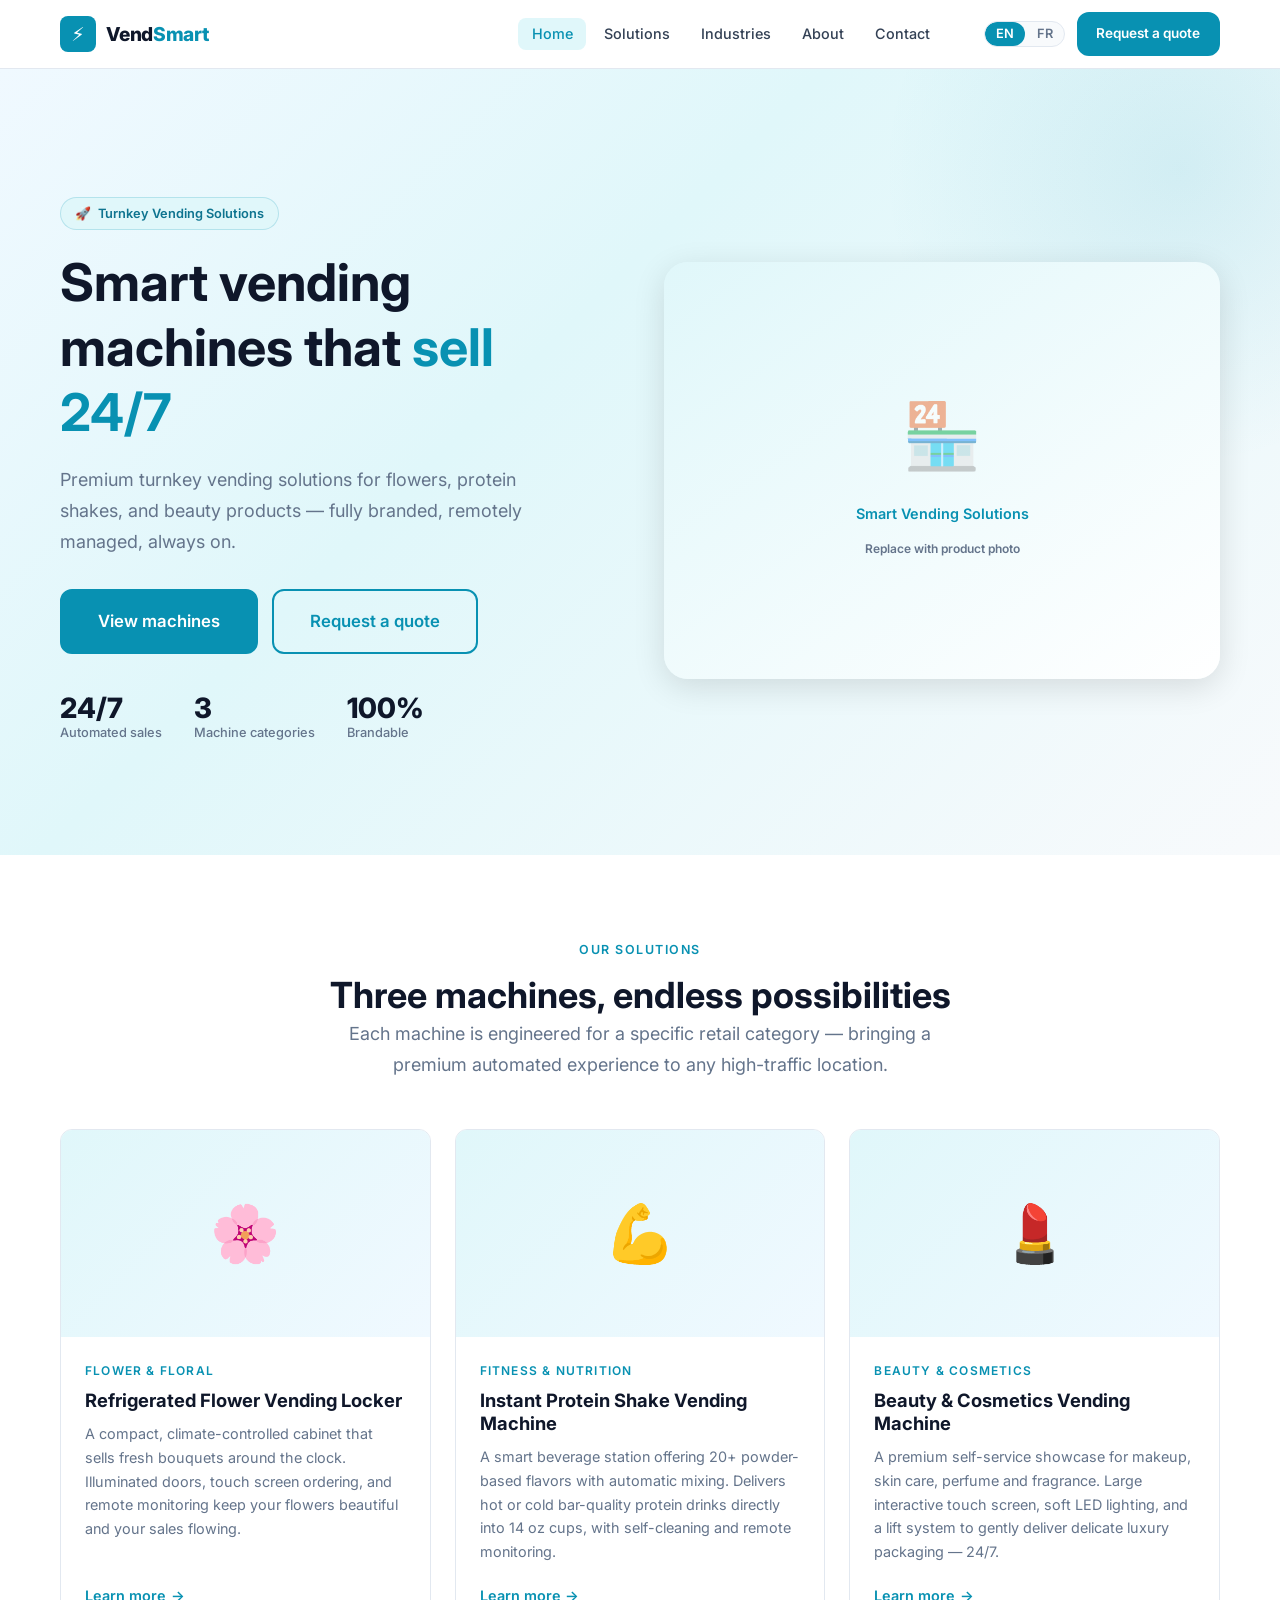
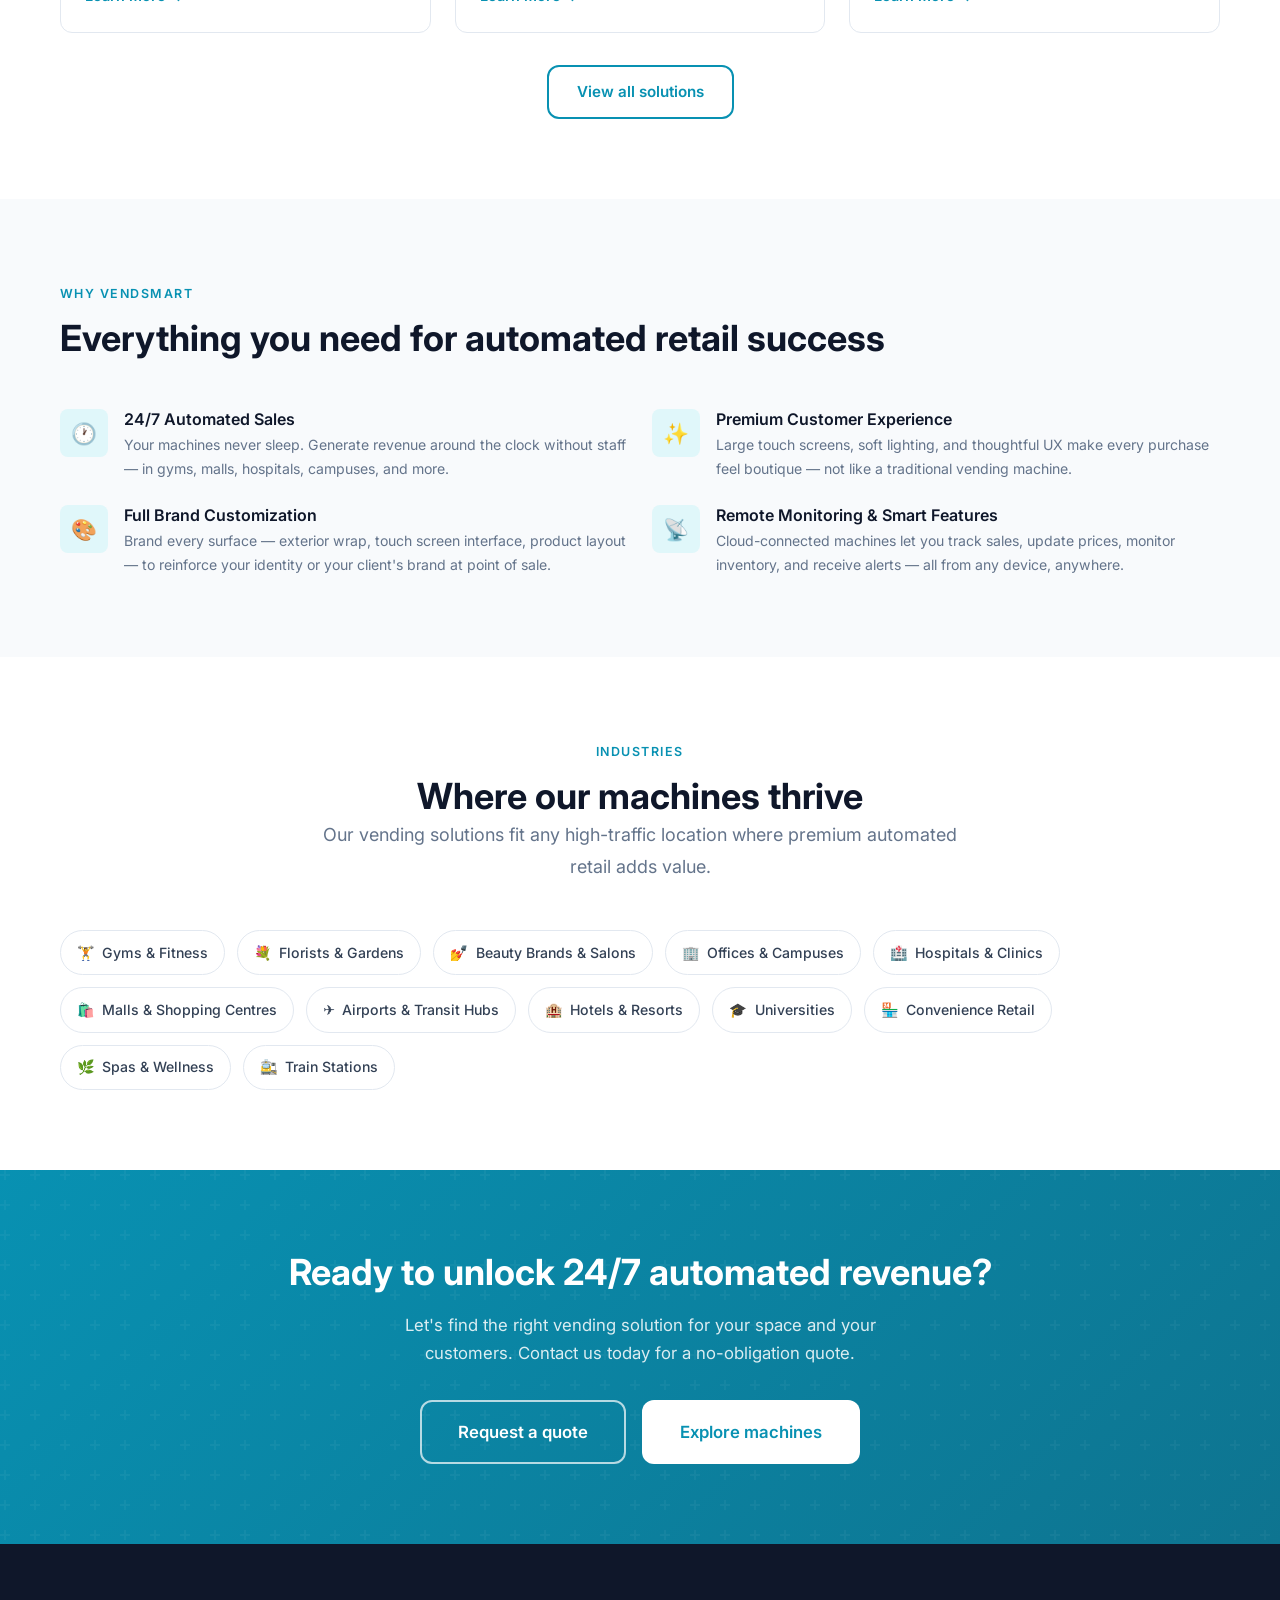
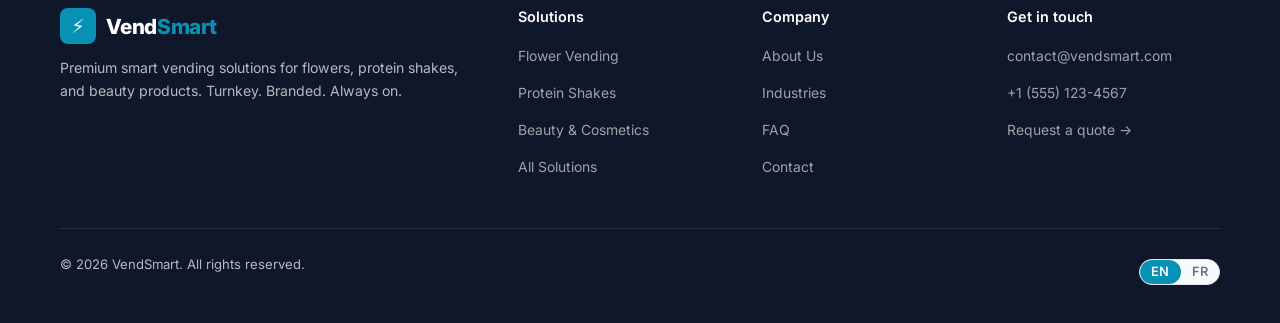
<file: index.html>
<!DOCTYPE html>
<html lang="en" class="lang-en-default">
<head>
  <meta charset="UTF-8" />
  <meta name="viewport" content="width=device-width, initial-scale=1.0" />
  <meta name="description" content="VendSmart – Premium smart vending machines for flowers, protein shakes, and beauty products. Turnkey 24/7 automated sales solutions for businesses." />
  <title>VendSmart – Smart Vending Machines That Sell 24/7</title>
  <link rel="preconnect" href="https://fonts.googleapis.com" />
  <link rel="preconnect" href="https://fonts.gstatic.com" crossorigin />
  <link href="https://fonts.googleapis.com/css2?family=Inter:wght@400;500;600;700;800&display=swap" rel="stylesheet" />
  <link rel="stylesheet" href="assets/css/styles.css" />
</head>
<body>

<!-- Skip link for accessibility -->
<a class="skip-link" href="#main-content">Skip to main content</a>

<!-- =====================================================================
     HEADER / NAVIGATION
     ===================================================================== -->
<header id="site-header">
  <div class="container">
    <nav class="nav-inner" aria-label="Main navigation">

      <!-- Logo -->
      <a href="index.html" class="nav-logo" aria-label="VendSmart – Home">
        <div class="nav-logo-icon" aria-hidden="true">⚡</div>
        <span class="nav-logo-text">Vend<span>Smart</span></span>
      </a>

      <!-- Desktop nav links -->
      <ul class="nav-links" role="list">
        <li><a href="index.html">
          <span data-lang="en">Home</span>
          <span data-lang="fr">Accueil</span>
        </a></li>
        <li><a href="solutions.html">
          <span data-lang="en">Solutions</span>
          <span data-lang="fr">Solutions</span>
        </a></li>
        <li><a href="index.html#industries">
          <span data-lang="en">Industries</span>
          <span data-lang="fr">Secteurs</span>
        </a></li>
        <li><a href="about.html">
          <span data-lang="en">About</span>
          <span data-lang="fr">À propos</span>
        </a></li>
        <li><a href="contact.html">
          <span data-lang="en">Contact</span>
          <span data-lang="fr">Contact</span>
        </a></li>
      </ul>

      <!-- Desktop actions -->
      <div class="nav-actions">
        <!-- Language toggle -->
        <div class="lang-toggle" role="group" aria-label="Language selection">
          <button class="lang-btn" data-lang-target="en" aria-pressed="true">EN</button>
          <button class="lang-btn" data-lang-target="fr" aria-pressed="false">FR</button>
        </div>
        <a href="contact.html" class="btn btn-primary btn-sm">
          <span data-lang="en">Request a quote</span>
          <span data-lang="fr">Demander un devis</span>
        </a>
      </div>

      <!-- Mobile hamburger -->
      <button class="nav-hamburger" id="nav-hamburger" aria-label="Open menu" aria-expanded="false" aria-controls="nav-drawer">
        <span></span><span></span><span></span>
      </button>

    </nav>
  </div>
</header>

<!-- Mobile navigation drawer -->
<nav id="nav-drawer" class="nav-drawer" aria-label="Mobile navigation">
  <a href="index.html"><span data-lang="en">Home</span><span data-lang="fr">Accueil</span></a>
  <a href="solutions.html"><span data-lang="en">Solutions</span><span data-lang="fr">Solutions</span></a>
  <a href="index.html#industries"><span data-lang="en">Industries</span><span data-lang="fr">Secteurs</span></a>
  <a href="about.html"><span data-lang="en">About</span><span data-lang="fr">À propos</span></a>
  <a href="contact.html"><span data-lang="en">Contact</span><span data-lang="fr">Contact</span></a>
  <div class="nav-drawer-actions">
    <a href="contact.html" class="btn btn-primary">
      <span data-lang="en">Request a quote</span>
      <span data-lang="fr">Demander un devis</span>
    </a>
    <div class="nav-drawer-lang">
      <span data-lang="en">Language:</span>
      <span data-lang="fr">Langue :</span>
      <div class="lang-toggle" role="group" aria-label="Language selection">
        <button class="lang-btn" data-lang-target="en" aria-pressed="true">EN</button>
        <button class="lang-btn" data-lang-target="fr" aria-pressed="false">FR</button>
      </div>
    </div>
  </div>
</nav>

<!-- =====================================================================
     MAIN CONTENT
     ===================================================================== -->
<main id="main-content">

  <!-- -------------------------------------------------------------------
       HERO SECTION
       ------------------------------------------------------------------- -->
  <section class="hero" aria-labelledby="hero-heading">
    <div class="container">
      <div class="hero-inner">

        <!-- Hero text -->
        <div class="hero-content">
          <div class="hero-badge">
            <span aria-hidden="true">🚀</span>
            <!-- EN badge -->
            <span data-lang="en">Turnkey Vending Solutions</span>
            <!-- FR badge -->
            <!-- PASTE FRENCH: "Solutions de distribution clé en main" -->
            <span data-lang="fr">Solutions clé en main</span>
          </div>

          <h1 id="hero-heading" class="hero-title">
            <!-- EN headline -->
            <span data-lang="en">Smart vending machines that <span class="accent">sell 24/7</span></span>
            <!-- FR headline — PASTE FRENCH HEADLINE BELOW -->
            <!-- FRENCH: "Des distributrices intelligentes qui vendent 24h/24" -->
            <span data-lang="fr">Des distributrices intelligentes qui vendent <span class="accent">24h/24</span></span>
          </h1>

          <p class="hero-subtitle">
            <!-- EN subheading -->
            <span data-lang="en">Premium turnkey vending solutions for flowers, protein shakes, and beauty products — fully branded, remotely managed, always on.</span>
            <!-- FR subheading — PASTE FRENCH BELOW -->
            <!-- FRENCH: "Des solutions de distribution haut de gamme pour fleurs, boissons protéinées et cosmétiques — personnalisées, gérées à distance, toujours disponibles." -->
            <span data-lang="fr">Des solutions de distribution haut de gamme pour fleurs, boissons protéinées et cosmétiques — personnalisées, gérées à distance, toujours disponibles.</span>
          </p>

          <div class="hero-ctas">
            <a href="solutions.html" class="btn btn-primary btn-lg">
              <span data-lang="en">View machines</span>
              <span data-lang="fr">Voir nos machines</span>
            </a>
            <a href="contact.html" class="btn btn-outline btn-lg">
              <span data-lang="en">Request a quote</span>
              <span data-lang="fr">Demander un devis</span>
            </a>
          </div>

          <div class="hero-stats">
            <div class="hero-stat">
              <span class="hero-stat-num">24/7</span>
              <span class="hero-stat-label">
                <span data-lang="en">Automated sales</span>
                <span data-lang="fr">Ventes automatisées</span>
              </span>
            </div>
            <div class="hero-stat">
              <span class="hero-stat-num">3</span>
              <span class="hero-stat-label">
                <span data-lang="en">Machine categories</span>
                <span data-lang="fr">Catégories de machines</span>
              </span>
            </div>
            <div class="hero-stat">
              <span class="hero-stat-num">100%</span>
              <span class="hero-stat-label">
                <span data-lang="en">Brandable</span>
                <span data-lang="fr">Personnalisable</span>
              </span>
            </div>
          </div>
        </div>

        <!-- Hero visual -->
        <div class="hero-visual">
          <div class="hero-img-wrap">
            <!-- REPLACE: Add a hero image here. Recommended: 800×600px -->
            <!-- <img src="assets/img/hero.jpg" alt="Smart vending machines by VendSmart" /> -->
            <div class="img-placeholder">
              <span class="placeholder-icon" aria-hidden="true">🏪</span>
              <!-- EN alt text placeholder -->
              <span data-lang="en">Smart Vending Solutions</span>
              <!-- FR alt text placeholder -->
              <span data-lang="fr">Solutions de distribution intelligentes</span>
              <small style="color:var(--muted)">
                <span data-lang="en">Replace with product photo</span>
                <span data-lang="fr">Remplacer par une photo produit</span>
              </small>
            </div>
          </div>
        </div>

      </div>
    </div>
  </section>

  <!-- -------------------------------------------------------------------
       OUR SOLUTIONS PREVIEW
       ------------------------------------------------------------------- -->
  <section class="section" id="solutions" aria-labelledby="solutions-heading">
    <div class="container">

      <header class="section-header section-header--center">
        <p class="section-label">
          <span data-lang="en">Our Solutions</span>
          <span data-lang="fr">Nos solutions</span>
        </p>
        <h2 id="solutions-heading">
          <span data-lang="en">Three machines, endless possibilities</span>
          <span data-lang="fr">Trois machines, des possibilités infinies</span>
        </h2>
        <p class="lead section-intro">
          <!-- EN intro -->
          <span data-lang="en">Each machine is engineered for a specific retail category — bringing a premium automated experience to any high-traffic location.</span>
          <!-- FR intro — PASTE FRENCH BELOW -->
          <!-- FRENCH: "Chaque machine est conçue pour une catégorie de commerce spécifique — offrant une expérience automatisée haut de gamme dans tout lieu à fort trafic." -->
          <span data-lang="fr">Chaque machine est conçue pour une catégorie de commerce spécifique — offrant une expérience automatisée haut de gamme dans tout lieu à fort trafic.</span>
        </p>
      </header>

      <div class="grid grid-3">

        <!-- Flower Vending -->
        <article class="product-card">
          <div class="product-card-img" aria-hidden="true">
            <!-- REPLACE: <img src="assets/img/flower-card.jpg" alt="Refrigerated flower vending locker" /> -->
            🌸
          </div>
          <div class="product-card-body">
            <p class="product-card-tag">
              <span data-lang="en">Flower &amp; Floral</span>
              <span data-lang="fr">Fleurs &amp; Floral</span>
            </p>
            <h3 class="product-card-title">
              <span data-lang="en">Refrigerated Flower Vending Locker</span>
              <!-- FR product title — PASTE FRENCH BELOW -->
              <!-- FRENCH: "Distributeur de fleurs réfrigéré" -->
              <span data-lang="fr">Distributeur de fleurs réfrigéré</span>
            </h3>
            <p class="product-card-text">
              <!-- EN description — PASTE YOUR ENGLISH DESCRIPTION BELOW -->
              <span data-lang="en">A compact, climate-controlled cabinet that sells fresh bouquets around the clock. Illuminated doors, touch screen ordering, and remote monitoring keep your flowers beautiful and your sales flowing.</span>
              <!-- FR description — PASTE YOUR FRENCH DESCRIPTION BELOW -->
              <!-- FRENCH: Paste French description here -->
              <span data-lang="fr">Un cabinet climatisé compact qui vend des bouquets frais 24h/24. Portes éclairées, commande par écran tactile et surveillance à distance pour des fleurs toujours belles et des ventes continues.</span>
            </p>
            <a href="flower.html" class="card-link">
              <span data-lang="en">Learn more</span>
              <span data-lang="fr">En savoir plus</span>
              <span aria-hidden="true">→</span>
            </a>
          </div>
        </article>

        <!-- Protein Shake Vending -->
        <article class="product-card">
          <div class="product-card-img" aria-hidden="true">
            <!-- REPLACE: <img src="assets/img/protein-card.jpg" alt="Protein shake vending machine" /> -->
            💪
          </div>
          <div class="product-card-body">
            <p class="product-card-tag">
              <span data-lang="en">Fitness &amp; Nutrition</span>
              <span data-lang="fr">Fitness &amp; Nutrition</span>
            </p>
            <h3 class="product-card-title">
              <span data-lang="en">Instant Protein Shake Vending Machine</span>
              <!-- FR product title — PASTE FRENCH BELOW -->
              <!-- FRENCH: "Distributeur de boissons protéinées instantanées" -->
              <span data-lang="fr">Distributeur de boissons protéinées</span>
            </h3>
            <p class="product-card-text">
              <!-- EN description — PASTE YOUR ENGLISH DESCRIPTION BELOW -->
              <span data-lang="en">A smart beverage station offering 20+ powder-based flavors with automatic mixing. Delivers hot or cold bar-quality protein drinks directly into 14 oz cups, with self-cleaning and remote monitoring.</span>
              <!-- FR description — PASTE YOUR FRENCH DESCRIPTION BELOW -->
              <!-- FRENCH: Paste French description here -->
              <span data-lang="fr">Une station de boissons intelligente offrant plus de 20 saveurs en poudre avec mélange automatique. Distribue des boissons protéinées chaudes ou froides, qualité bar, dans des gobelets de 414 ml.</span>
            </p>
            <a href="protein.html" class="card-link">
              <span data-lang="en">Learn more</span>
              <span data-lang="fr">En savoir plus</span>
              <span aria-hidden="true">→</span>
            </a>
          </div>
        </article>

        <!-- Beauty Vending -->
        <article class="product-card">
          <div class="product-card-img" aria-hidden="true">
            <!-- REPLACE: <img src="assets/img/beauty-card.jpg" alt="Beauty vending machine" /> -->
            💄
          </div>
          <div class="product-card-body">
            <p class="product-card-tag">
              <span data-lang="en">Beauty &amp; Cosmetics</span>
              <span data-lang="fr">Beauté &amp; Cosmétiques</span>
            </p>
            <h3 class="product-card-title">
              <span data-lang="en">Beauty &amp; Cosmetics Vending Machine</span>
              <!-- FR product title — PASTE FRENCH BELOW -->
              <!-- FRENCH: "Distributeur de cosmétiques avec système élévateur" -->
              <span data-lang="fr">Distributeur de cosmétiques haut de gamme</span>
            </h3>
            <p class="product-card-text">
              <!-- EN description — PASTE YOUR ENGLISH DESCRIPTION BELOW -->
              <span data-lang="en">A premium self-service showcase for makeup, skin care, perfume and fragrance. Large interactive touch screen, soft LED lighting, and a lift system to gently deliver delicate luxury packaging — 24/7.</span>
              <!-- FR description — PASTE YOUR FRENCH DESCRIPTION BELOW -->
              <!-- FRENCH: Paste French description here -->
              <span data-lang="fr">Un présentoir libre-service haut de gamme pour maquillage, soins, parfums et fragrances. Grand écran tactile interactif, éclairage LED doux et système élévateur pour une livraison délicate 24h/24.</span>
            </p>
            <a href="beauty.html" class="card-link">
              <span data-lang="en">Learn more</span>
              <span data-lang="fr">En savoir plus</span>
              <span aria-hidden="true">→</span>
            </a>
          </div>
        </article>

      </div>

      <div class="text-center mt-4">
        <a href="solutions.html" class="btn btn-outline">
          <span data-lang="en">View all solutions</span>
          <span data-lang="fr">Voir toutes les solutions</span>
        </a>
      </div>

    </div>
  </section>

  <!-- -------------------------------------------------------------------
       BENEFITS SECTION
       ------------------------------------------------------------------- -->
  <section class="section section--soft" id="benefits" aria-labelledby="benefits-heading">
    <div class="container">

      <header class="section-header">
        <p class="section-label">
          <span data-lang="en">Why VendSmart</span>
          <span data-lang="fr">Pourquoi VendSmart</span>
        </p>
        <h2 id="benefits-heading">
          <span data-lang="en">Everything you need for automated retail success</span>
          <span data-lang="fr">Tout ce qu'il vous faut pour réussir en commerce automatisé</span>
        </h2>
      </header>

      <div class="grid grid-2">

        <div class="benefit-item">
          <div class="benefit-icon" aria-hidden="true">🕐</div>
          <div class="benefit-body">
            <h4>
              <span data-lang="en">24/7 Automated Sales</span>
              <span data-lang="fr">Ventes automatisées 24h/24</span>
            </h4>
            <p>
              <span data-lang="en">Your machines never sleep. Generate revenue around the clock without staff — in gyms, malls, hospitals, campuses, and more.</span>
              <span data-lang="fr">Vos machines ne s'arrêtent jamais. Générez des revenus sans personnel, dans les gymnases, centres commerciaux, hôpitaux, campus et plus encore.</span>
            </p>
          </div>
        </div>

        <div class="benefit-item">
          <div class="benefit-icon" aria-hidden="true">✨</div>
          <div class="benefit-body">
            <h4>
              <span data-lang="en">Premium Customer Experience</span>
              <span data-lang="fr">Expérience client haut de gamme</span>
            </h4>
            <p>
              <span data-lang="en">Large touch screens, soft lighting, and thoughtful UX make every purchase feel boutique — not like a traditional vending machine.</span>
              <span data-lang="fr">Grands écrans tactiles, éclairage doux et UX soigné : chaque achat ressemble à une expérience de boutique, pas à une simple distributrice.</span>
            </p>
          </div>
        </div>

        <div class="benefit-item">
          <div class="benefit-icon" aria-hidden="true">🎨</div>
          <div class="benefit-body">
            <h4>
              <span data-lang="en">Full Brand Customization</span>
              <span data-lang="fr">Personnalisation complète de la marque</span>
            </h4>
            <p>
              <span data-lang="en">Brand every surface — exterior wrap, touch screen interface, product layout — to reinforce your identity or your client's brand at point of sale.</span>
              <span data-lang="fr">Personnalisez chaque surface — habillage extérieur, interface tactile, disposition des produits — pour renforcer votre identité au point de vente.</span>
            </p>
          </div>
        </div>

        <div class="benefit-item">
          <div class="benefit-icon" aria-hidden="true">📡</div>
          <div class="benefit-body">
            <h4>
              <span data-lang="en">Remote Monitoring &amp; Smart Features</span>
              <span data-lang="fr">Surveillance à distance et fonctionnalités intelligentes</span>
            </h4>
            <p>
              <span data-lang="en">Cloud-connected machines let you track sales, update prices, monitor inventory, and receive alerts — all from any device, anywhere.</span>
              <span data-lang="fr">Les machines connectées vous permettent de suivre les ventes, mettre à jour les prix, surveiller les stocks et recevoir des alertes — depuis n'importe quel appareil.</span>
            </p>
          </div>
        </div>

      </div>
    </div>
  </section>

  <!-- -------------------------------------------------------------------
       INDUSTRIES SECTION
       ------------------------------------------------------------------- -->
  <section class="section" id="industries" aria-labelledby="industries-heading">
    <div class="container">

      <header class="section-header section-header--center">
        <p class="section-label">
          <span data-lang="en">Industries</span>
          <span data-lang="fr">Secteurs</span>
        </p>
        <h2 id="industries-heading">
          <span data-lang="en">Where our machines thrive</span>
          <span data-lang="fr">Là où nos machines excellent</span>
        </h2>
        <p class="lead section-intro">
          <span data-lang="en">Our vending solutions fit any high-traffic location where premium automated retail adds value.</span>
          <span data-lang="fr">Nos solutions s'adaptent à tout lieu à fort trafic où la distribution automatisée haut de gamme crée de la valeur.</span>
        </p>
      </header>

      <div class="industries-grid">
        <span class="industry-tag">🏋️ <span data-lang="en">Gyms &amp; Fitness</span><span data-lang="fr">Gymnases &amp; Fitness</span></span>
        <span class="industry-tag">💐 <span data-lang="en">Florists &amp; Gardens</span><span data-lang="fr">Fleuristes &amp; Jardins</span></span>
        <span class="industry-tag">💅 <span data-lang="en">Beauty Brands &amp; Salons</span><span data-lang="fr">Marques de beauté &amp; Salons</span></span>
        <span class="industry-tag">🏢 <span data-lang="en">Offices &amp; Campuses</span><span data-lang="fr">Bureaux &amp; Campus</span></span>
        <span class="industry-tag">🏥 <span data-lang="en">Hospitals &amp; Clinics</span><span data-lang="fr">Hôpitaux &amp; Cliniques</span></span>
        <span class="industry-tag">🛍️ <span data-lang="en">Malls &amp; Shopping Centres</span><span data-lang="fr">Centres commerciaux</span></span>
        <span class="industry-tag">✈️ <span data-lang="en">Airports &amp; Transit Hubs</span><span data-lang="fr">Aéroports &amp; Hubs de transit</span></span>
        <span class="industry-tag">🏨 <span data-lang="en">Hotels &amp; Resorts</span><span data-lang="fr">Hôtels &amp; Complexes</span></span>
        <span class="industry-tag">🎓 <span data-lang="en">Universities</span><span data-lang="fr">Universités</span></span>
        <span class="industry-tag">🏪 <span data-lang="en">Convenience Retail</span><span data-lang="fr">Commerce de proximité</span></span>
        <span class="industry-tag">🌿 <span data-lang="en">Spas &amp; Wellness</span><span data-lang="fr">Spas &amp; Bien-être</span></span>
        <span class="industry-tag">🚉 <span data-lang="en">Train Stations</span><span data-lang="fr">Gares ferroviaires</span></span>
      </div>

    </div>
  </section>

  <!-- -------------------------------------------------------------------
       CTA BAND
       ------------------------------------------------------------------- -->
  <section class="cta-band" aria-labelledby="cta-heading">
    <div class="container" style="position:relative; z-index:1;">
      <h2 id="cta-heading">
        <span data-lang="en">Ready to unlock 24/7 automated revenue?</span>
        <span data-lang="fr">Prêt à débloquer des revenus automatisés 24h/24 ?</span>
      </h2>
      <p>
        <span data-lang="en">Let's find the right vending solution for your space and your customers. Contact us today for a no-obligation quote.</span>
        <span data-lang="fr">Trouvons ensemble la bonne solution de distribution pour votre espace et vos clients. Contactez-nous pour un devis sans engagement.</span>
      </p>
      <div class="btn-group">
        <a href="contact.html" class="btn btn-outline-white btn-lg">
          <span data-lang="en">Request a quote</span>
          <span data-lang="fr">Demander un devis</span>
        </a>
        <a href="solutions.html" class="btn btn-lg" style="background:#fff; color:var(--primary);">
          <span data-lang="en">Explore machines</span>
          <span data-lang="fr">Explorer les machines</span>
        </a>
      </div>
    </div>
  </section>

</main>

<!-- =====================================================================
     FOOTER
     ===================================================================== -->
<footer id="site-footer">
  <div class="container">
    <div class="footer-grid">

      <!-- Brand column -->
      <div class="footer-brand">
        <a href="index.html" class="nav-logo" style="text-decoration:none;">
          <div class="nav-logo-icon" aria-hidden="true">⚡</div>
          <span class="nav-logo-text">Vend<span>Smart</span></span>
        </a>
        <p>
          <span data-lang="en">Premium smart vending solutions for flowers, protein shakes, and beauty products. Turnkey. Branded. Always on.</span>
          <span data-lang="fr">Solutions de distribution intelligentes haut de gamme pour fleurs, boissons protéinées et cosmétiques. Clé en main. Personnalisées. Toujours disponibles.</span>
        </p>
      </div>

      <!-- Solutions column -->
      <div class="footer-col">
        <h5>
          <span data-lang="en">Solutions</span>
          <span data-lang="fr">Solutions</span>
        </h5>
        <ul role="list">
          <li><a href="flower.html">
            <span data-lang="en">Flower Vending</span>
            <span data-lang="fr">Distributeur de fleurs</span>
          </a></li>
          <li><a href="protein.html">
            <span data-lang="en">Protein Shakes</span>
            <span data-lang="fr">Boissons protéinées</span>
          </a></li>
          <li><a href="beauty.html">
            <span data-lang="en">Beauty &amp; Cosmetics</span>
            <span data-lang="fr">Beauté &amp; Cosmétiques</span>
          </a></li>
          <li><a href="solutions.html">
            <span data-lang="en">All Solutions</span>
            <span data-lang="fr">Toutes les solutions</span>
          </a></li>
        </ul>
      </div>

      <!-- Company column -->
      <div class="footer-col">
        <h5>
          <span data-lang="en">Company</span>
          <span data-lang="fr">Entreprise</span>
        </h5>
        <ul role="list">
          <li><a href="about.html">
            <span data-lang="en">About Us</span>
            <span data-lang="fr">À propos</span>
          </a></li>
          <li><a href="index.html#industries">
            <span data-lang="en">Industries</span>
            <span data-lang="fr">Secteurs</span>
          </a></li>
          <li><a href="about.html#faq">FAQ</a></li>
          <li><a href="contact.html">
            <span data-lang="en">Contact</span>
            <span data-lang="fr">Contact</span>
          </a></li>
        </ul>
      </div>

      <!-- Contact column -->
      <div class="footer-col">
        <h5>
          <span data-lang="en">Get in touch</span>
          <span data-lang="fr">Nous contacter</span>
        </h5>
        <ul role="list">
          <li>
            <!-- REPLACE: Update with your actual email address -->
            <a href="mailto:contact@vendsmart.com">contact@vendsmart.com</a>
          </li>
          <li>
            <!-- REPLACE: Update with your actual phone number -->
            <a href="tel:+15551234567">
              <span data-lang="en">+1 (555) 123-4567</span>
              <span data-lang="fr">+1 (555) 123-4567</span>
            </a>
          </li>
          <li>
            <a href="contact.html">
              <span data-lang="en">Request a quote →</span>
              <span data-lang="fr">Demander un devis →</span>
            </a>
          </li>
        </ul>
      </div>

    </div>

    <div class="footer-bottom">
      <p>
        <!-- REPLACE: Update year and company name as needed -->
        &copy; <span id="year"></span> VendSmart.
        <span data-lang="en">All rights reserved.</span>
        <span data-lang="fr">Tous droits réservés.</span>
      </p>
      <div class="lang-toggle" role="group" aria-label="Language selection">
        <button class="lang-btn" data-lang-target="en" aria-pressed="true">EN</button>
        <button class="lang-btn" data-lang-target="fr" aria-pressed="false">FR</button>
      </div>
    </div>
  </div>
</footer>

<script src="assets/js/main.js"></script>
<script>
  // Auto-update copyright year
  document.getElementById('year').textContent = new Date().getFullYear();
</script>

</body>
</html>
</file>
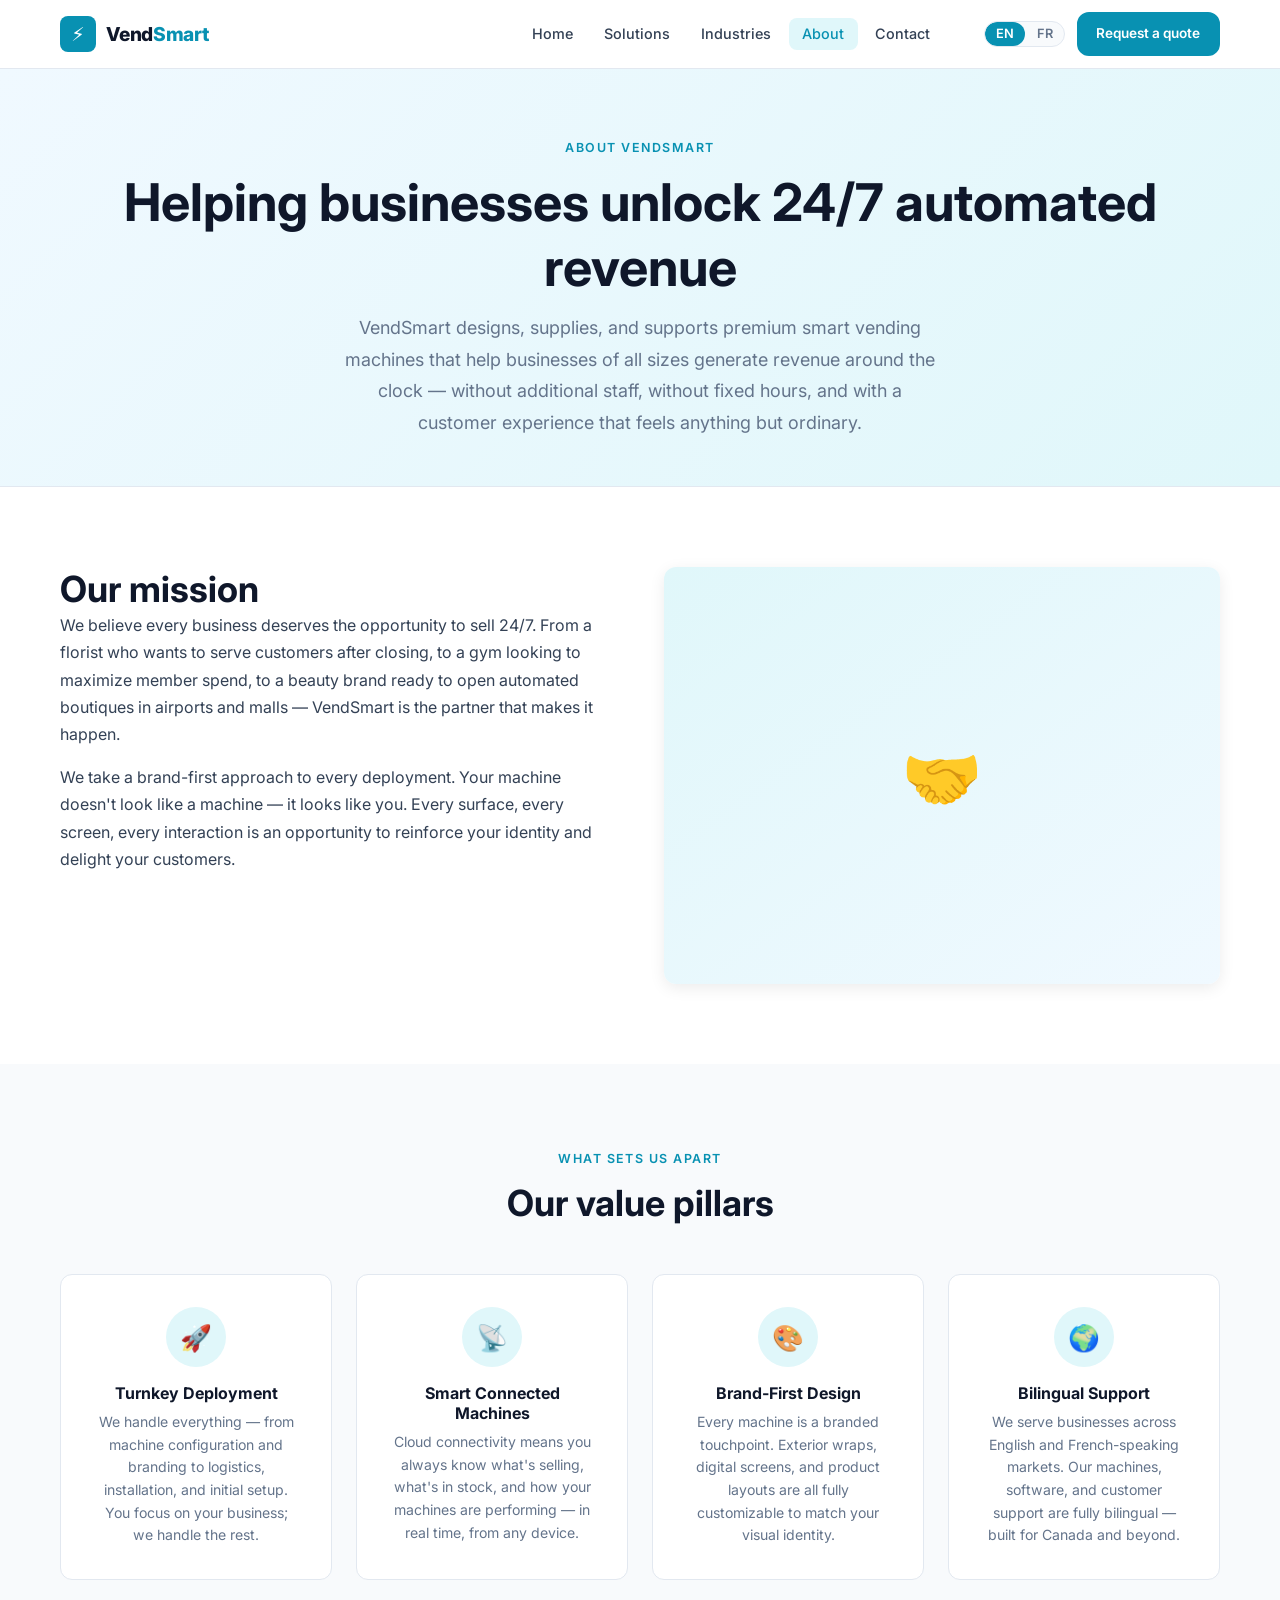
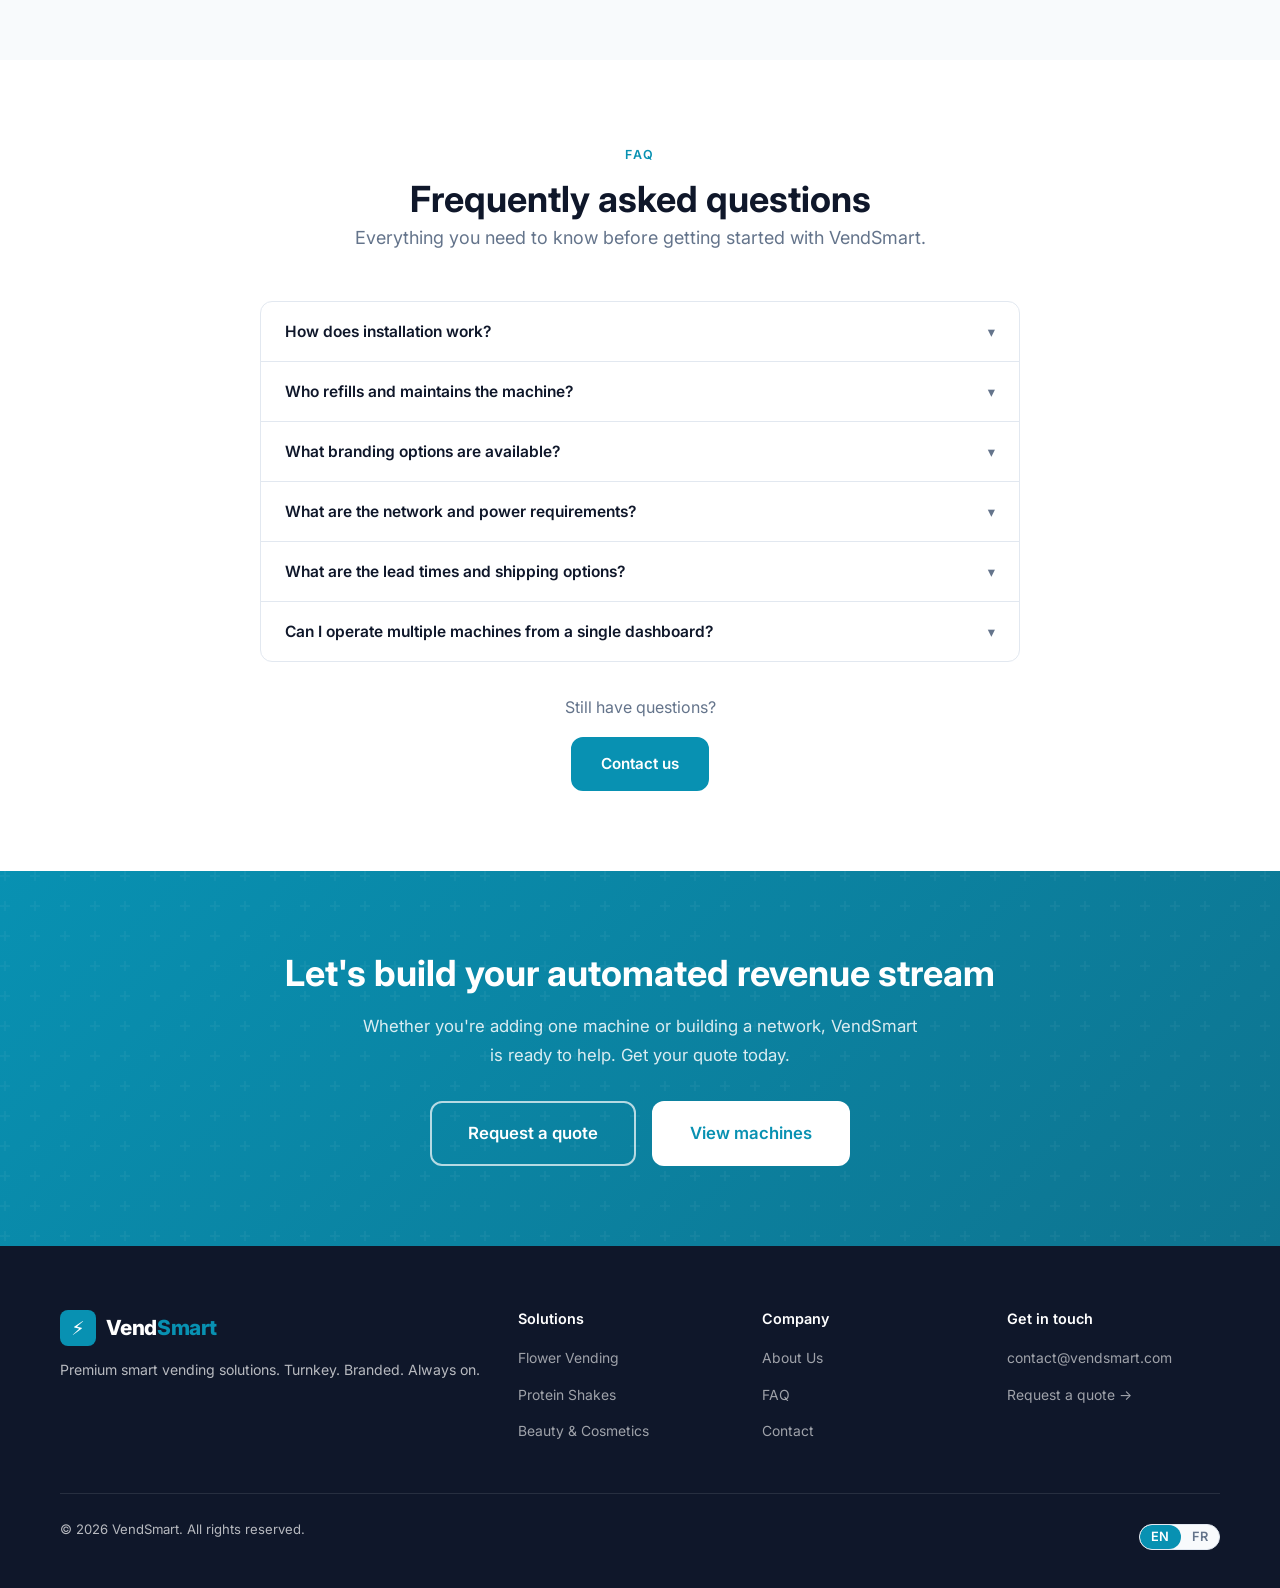
<file: about.html>
<!DOCTYPE html>
<html lang="en" class="lang-en-default">
<head>
  <meta charset="UTF-8" />
  <meta name="viewport" content="width=device-width, initial-scale=1.0" />
  <meta name="description" content="About VendSmart – our mission is to help businesses unlock 24/7 automated revenue with smart, branded vending machines. Turnkey deployment, smart connectivity, brand-first design." />
  <title>About Us – VendSmart</title>
  <link rel="preconnect" href="https://fonts.googleapis.com" />
  <link rel="preconnect" href="https://fonts.gstatic.com" crossorigin />
  <link href="https://fonts.googleapis.com/css2?family=Inter:wght@400;500;600;700;800&display=swap" rel="stylesheet" />
  <link rel="stylesheet" href="assets/css/styles.css" />
</head>
<body>

<a class="skip-link" href="#main-content">Skip to main content</a>

<!-- HEADER -->
<header id="site-header">
  <div class="container">
    <nav class="nav-inner" aria-label="Main navigation">
      <a href="index.html" class="nav-logo" aria-label="VendSmart – Home">
        <div class="nav-logo-icon" aria-hidden="true">⚡</div>
        <span class="nav-logo-text">Vend<span>Smart</span></span>
      </a>
      <ul class="nav-links" role="list">
        <li><a href="index.html"><span data-lang="en">Home</span><span data-lang="fr">Accueil</span></a></li>
        <li><a href="solutions.html"><span data-lang="en">Solutions</span><span data-lang="fr">Solutions</span></a></li>
        <li><a href="index.html#industries"><span data-lang="en">Industries</span><span data-lang="fr">Secteurs</span></a></li>
        <li><a href="about.html"><span data-lang="en">About</span><span data-lang="fr">À propos</span></a></li>
        <li><a href="contact.html"><span data-lang="en">Contact</span><span data-lang="fr">Contact</span></a></li>
      </ul>
      <div class="nav-actions">
        <div class="lang-toggle" role="group" aria-label="Language selection">
          <button class="lang-btn" data-lang-target="en" aria-pressed="true">EN</button>
          <button class="lang-btn" data-lang-target="fr" aria-pressed="false">FR</button>
        </div>
        <a href="contact.html" class="btn btn-primary btn-sm">
          <span data-lang="en">Request a quote</span>
          <span data-lang="fr">Demander un devis</span>
        </a>
      </div>
      <button class="nav-hamburger" id="nav-hamburger" aria-label="Open menu" aria-expanded="false" aria-controls="nav-drawer">
        <span></span><span></span><span></span>
      </button>
    </nav>
  </div>
</header>

<nav id="nav-drawer" class="nav-drawer" aria-label="Mobile navigation">
  <a href="index.html"><span data-lang="en">Home</span><span data-lang="fr">Accueil</span></a>
  <a href="solutions.html"><span data-lang="en">Solutions</span><span data-lang="fr">Solutions</span></a>
  <a href="index.html#industries"><span data-lang="en">Industries</span><span data-lang="fr">Secteurs</span></a>
  <a href="about.html"><span data-lang="en">About</span><span data-lang="fr">À propos</span></a>
  <a href="contact.html"><span data-lang="en">Contact</span><span data-lang="fr">Contact</span></a>
  <div class="nav-drawer-actions">
    <a href="contact.html" class="btn btn-primary">
      <span data-lang="en">Request a quote</span>
      <span data-lang="fr">Demander un devis</span>
    </a>
    <div class="nav-drawer-lang">
      <span data-lang="en">Language:</span><span data-lang="fr">Langue :</span>
      <div class="lang-toggle" role="group" aria-label="Language selection">
        <button class="lang-btn" data-lang-target="en" aria-pressed="true">EN</button>
        <button class="lang-btn" data-lang-target="fr" aria-pressed="false">FR</button>
      </div>
    </div>
  </div>
</nav>

<!-- MAIN -->
<main id="main-content">

  <!-- Page Hero -->
  <section class="page-hero">
    <div class="container">
      <p class="section-label">
        <span data-lang="en">About VendSmart</span>
        <span data-lang="fr">À propos de VendSmart</span>
      </p>
      <h1>
        <span data-lang="en">Helping businesses unlock 24/7 automated revenue</span>
        <span data-lang="fr">Aider les entreprises à débloquer des revenus automatisés 24h/24</span>
      </h1>
      <p class="lead">
        <!-- EN about intro — PASTE YOUR ENGLISH COMPANY INTRO BELOW -->
        <span data-lang="en">VendSmart designs, supplies, and supports premium smart vending machines that help businesses of all sizes generate revenue around the clock — without additional staff, without fixed hours, and with a customer experience that feels anything but ordinary.</span>
        <!-- FR about intro — PASTE FRENCH BELOW -->
        <!-- FRENCH: Paste your French company intro paragraph here -->
        <span data-lang="fr">VendSmart conçoit, fournit et soutient des distributeurs automatiques intelligents haut de gamme qui aident les entreprises de toutes tailles à générer des revenus 24h/24 — sans personnel supplémentaire, sans horaires fixes, et avec une expérience client qui sort de l'ordinaire.</span>
      </p>
    </div>
  </section>

  <!-- Mission section -->
  <section class="section" aria-labelledby="mission-heading">
    <div class="container">
      <div class="content-cols">

        <div class="content-col">
          <h2 id="mission-heading">
            <span data-lang="en">Our mission</span>
            <span data-lang="fr">Notre mission</span>
          </h2>
          <!--
            ====================================================================
            EN MISSION STATEMENT
            Paste your full English mission / about text below.
            ====================================================================
          -->
          <p>
            <span data-lang="en">We believe every business deserves the opportunity to sell 24/7. From a florist who wants to serve customers after closing, to a gym looking to maximize member spend, to a beauty brand ready to open automated boutiques in airports and malls — VendSmart is the partner that makes it happen.</span>
            <!--
              ====================================================================
              FR MISSION STATEMENT
              Paste your full French mission / about text below.
              ====================================================================
            -->
            <span data-lang="fr">Nous croyons que chaque entreprise mérite la possibilité de vendre 24h/24. D'un fleuriste souhaitant servir ses clients après la fermeture, à un gymnase cherchant à maximiser les dépenses de ses membres, en passant par une marque de beauté prête à ouvrir des boutiques automatisées dans les aéroports et centres commerciaux — VendSmart est le partenaire qui concrétise tout cela.</span>
          </p>
          <p>
            <span data-lang="en">We take a brand-first approach to every deployment. Your machine doesn't look like a machine — it looks like you. Every surface, every screen, every interaction is an opportunity to reinforce your identity and delight your customers.</span>
            <span data-lang="fr">Nous adoptons une approche axée sur la marque pour chaque déploiement. Votre machine ne ressemble pas à une machine — elle vous ressemble. Chaque surface, chaque écran, chaque interaction est une opportunité de renforcer votre identité et de ravir vos clients.</span>
          </p>
        </div>

        <div class="content-col">
          <div class="content-img" aria-hidden="true">
            <!-- REPLACE: <img src="assets/img/about-team.jpg" alt="The VendSmart team" /> -->
            🤝
          </div>
        </div>

      </div>
    </div>
  </section>

  <!-- Value Pillars -->
  <section class="section section--soft" aria-labelledby="pillars-heading">
    <div class="container">

      <header class="section-header section-header--center">
        <p class="section-label">
          <span data-lang="en">What sets us apart</span>
          <span data-lang="fr">Ce qui nous distingue</span>
        </p>
        <h2 id="pillars-heading">
          <span data-lang="en">Our value pillars</span>
          <span data-lang="fr">Nos piliers de valeur</span>
        </h2>
      </header>

      <div class="grid grid-4">

        <div class="pillar-card">
          <div class="pillar-icon" aria-hidden="true">🚀</div>
          <h3 class="pillar-title">
            <span data-lang="en">Turnkey Deployment</span>
            <span data-lang="fr">Déploiement clé en main</span>
          </h3>
          <p class="pillar-text">
            <span data-lang="en">We handle everything — from machine configuration and branding to logistics, installation, and initial setup. You focus on your business; we handle the rest.</span>
            <span data-lang="fr">Nous gérons tout — de la configuration et de la personnalisation à la logistique, l'installation et la mise en service. Vous vous concentrez sur votre activité ; nous gérons le reste.</span>
          </p>
        </div>

        <div class="pillar-card">
          <div class="pillar-icon" aria-hidden="true">📡</div>
          <h3 class="pillar-title">
            <span data-lang="en">Smart Connected Machines</span>
            <span data-lang="fr">Machines connectées et intelligentes</span>
          </h3>
          <p class="pillar-text">
            <span data-lang="en">Cloud connectivity means you always know what's selling, what's in stock, and how your machines are performing — in real time, from any device.</span>
            <span data-lang="fr">La connectivité cloud vous permet de toujours savoir ce qui se vend, ce qui est en stock et comment vos machines fonctionnent — en temps réel, depuis n'importe quel appareil.</span>
          </p>
        </div>

        <div class="pillar-card">
          <div class="pillar-icon" aria-hidden="true">🎨</div>
          <h3 class="pillar-title">
            <span data-lang="en">Brand-First Design</span>
            <span data-lang="fr">Design axé sur la marque</span>
          </h3>
          <p class="pillar-text">
            <span data-lang="en">Every machine is a branded touchpoint. Exterior wraps, digital screens, and product layouts are all fully customizable to match your visual identity.</span>
            <span data-lang="fr">Chaque machine est un point de contact de marque. Les habillages extérieurs, les écrans numériques et la disposition des produits sont entièrement personnalisables pour correspondre à votre identité visuelle.</span>
          </p>
        </div>

        <div class="pillar-card">
          <div class="pillar-icon" aria-hidden="true">🌍</div>
          <h3 class="pillar-title">
            <span data-lang="en">Bilingual Support</span>
            <span data-lang="fr">Support bilingue</span>
          </h3>
          <p class="pillar-text">
            <span data-lang="en">We serve businesses across English and French-speaking markets. Our machines, software, and customer support are fully bilingual — built for Canada and beyond.</span>
            <span data-lang="fr">Nous servons des entreprises sur les marchés anglophones et francophones. Nos machines, logiciels et support client sont entièrement bilingues — conçus pour le Canada et au-delà.</span>
          </p>
        </div>

      </div>
    </div>
  </section>

  <!-- FAQ Section -->
  <section class="section" id="faq" aria-labelledby="faq-heading">
    <div class="container">

      <header class="section-header section-header--center">
        <p class="section-label">FAQ</p>
        <h2 id="faq-heading">
          <span data-lang="en">Frequently asked questions</span>
          <span data-lang="fr">Questions fréquemment posées</span>
        </h2>
        <p class="lead section-intro">
          <span data-lang="en">Everything you need to know before getting started with VendSmart.</span>
          <span data-lang="fr">Tout ce que vous devez savoir avant de démarrer avec VendSmart.</span>
        </p>
      </header>

      <div class="faq-list" style="max-width: 760px; margin-inline: auto;" role="list">

        <!-- FAQ 1 -->
        <div class="faq-item" role="listitem">
          <button class="faq-question" aria-expanded="false" aria-controls="faq-answer-1" id="faq-q-1">
            <span>
              <span data-lang="en">How does installation work?</span>
              <span data-lang="fr">Comment se déroule l'installation ?</span>
            </span>
            <span class="faq-chevron" aria-hidden="true">▾</span>
          </button>
          <div class="faq-answer" id="faq-answer-1" role="region" aria-labelledby="faq-q-1">
            <p>
              <!-- EN FAQ answer -->
              <span data-lang="en">Once your order is confirmed and your machine is configured and branded, we coordinate delivery and installation directly at your chosen location. Our team handles setup, connectivity, and a full test run to ensure everything works perfectly before go-live. Typical lead times vary by machine type and location — contact us for an accurate timeline.</span>
              <!-- FR FAQ answer -->
              <!-- FRENCH: Paste French answer here -->
              <span data-lang="fr">Une fois votre commande confirmée et votre machine configurée et personnalisée, nous coordonnons la livraison et l'installation directement à l'emplacement choisi. Notre équipe gère la configuration, la connectivité et un test complet pour s'assurer que tout fonctionne parfaitement avant la mise en service. Les délais varient selon le type de machine et l'emplacement — contactez-nous pour un calendrier précis.</span>
            </p>
          </div>
        </div>

        <!-- FAQ 2 -->
        <div class="faq-item" role="listitem">
          <button class="faq-question" aria-expanded="false" aria-controls="faq-answer-2" id="faq-q-2">
            <span>
              <span data-lang="en">Who refills and maintains the machine?</span>
              <span data-lang="fr">Qui recharge et entretient la machine ?</span>
            </span>
            <span class="faq-chevron" aria-hidden="true">▾</span>
          </button>
          <div class="faq-answer" id="faq-answer-2" role="region" aria-labelledby="faq-q-2">
            <p>
              <span data-lang="en">Product replenishment is the operator's responsibility — you or your team restock products as needed. Our cloud dashboard provides real-time inventory alerts so you always know when to act. For technical maintenance, we offer service plans and remote diagnostics to minimize any downtime. Most routine cleaning and basic upkeep can be done by the operator following our simple guides.</span>
              <span data-lang="fr">Le réapprovisionnement des produits est de la responsabilité de l'opérateur — vous ou votre équipe restockez les produits selon les besoins. Notre tableau de bord cloud fournit des alertes de stock en temps réel. Pour la maintenance technique, nous offrons des plans de service et des diagnostics à distance pour minimiser les temps d'arrêt. La plupart des nettoyages de routine peuvent être effectués par l'opérateur.</span>
            </p>
          </div>
        </div>

        <!-- FAQ 3 -->
        <div class="faq-item" role="listitem">
          <button class="faq-question" aria-expanded="false" aria-controls="faq-answer-3" id="faq-q-3">
            <span>
              <span data-lang="en">What branding options are available?</span>
              <span data-lang="fr">Quelles sont les options de personnalisation disponibles ?</span>
            </span>
            <span class="faq-chevron" aria-hidden="true">▾</span>
          </button>
          <div class="faq-answer" id="faq-answer-3" role="region" aria-labelledby="faq-q-3">
            <p>
              <span data-lang="en">All our machines are fully brandable. Options include custom exterior vinyl wraps with your logo, colors, and graphics; fully branded digital interface (your logo, color scheme, product photography, and custom animations); custom product layout and naming within the touch screen catalog. We work with your design team or can provide design support to create a cohesive branded experience.</span>
              <span data-lang="fr">Toutes nos machines sont entièrement personnalisables. Les options incluent des habillages vinyle extérieurs avec votre logo, vos couleurs et vos graphiques ; une interface numérique entièrement brandée (logo, palette de couleurs, photos de produits, animations personnalisées) ; une disposition personnalisée des produits dans le catalogue de l'écran tactile. Nous travaillons avec votre équipe design ou pouvons fournir un support de conception.</span>
            </p>
          </div>
        </div>

        <!-- FAQ 4 -->
        <div class="faq-item" role="listitem">
          <button class="faq-question" aria-expanded="false" aria-controls="faq-answer-4" id="faq-q-4">
            <span>
              <span data-lang="en">What are the network and power requirements?</span>
              <span data-lang="fr">Quelles sont les exigences en matière de réseau et d'alimentation électrique ?</span>
            </span>
            <span class="faq-chevron" aria-hidden="true">▾</span>
          </button>
          <div class="faq-answer" id="faq-answer-4" role="region" aria-labelledby="faq-q-4">
            <p>
              <span data-lang="en">Our machines require a standard electrical outlet (110V or 220V depending on the model — we'll confirm specifications for your market). For cloud connectivity and remote monitoring, a stable Wi-Fi or wired internet connection is required at the installation site. In locations with unreliable Wi-Fi, machines can also operate with a cellular data connection (optional add-on). We advise on connectivity requirements during the pre-installation assessment.</span>
              <span data-lang="fr">Nos machines nécessitent une prise de courant standard (110V ou 220V selon le modèle — nous confirmerons les spécifications pour votre marché). Pour la connectivité cloud et la surveillance à distance, une connexion Wi-Fi stable ou filaire est requise sur le site d'installation. Dans les emplacements avec Wi-Fi peu fiable, les machines peuvent également fonctionner avec une connexion données cellulaires (option supplémentaire).</span>
            </p>
          </div>
        </div>

        <!-- FAQ 5 -->
        <div class="faq-item" role="listitem">
          <button class="faq-question" aria-expanded="false" aria-controls="faq-answer-5" id="faq-q-5">
            <span>
              <span data-lang="en">What are the lead times and shipping options?</span>
              <span data-lang="fr">Quels sont les délais de livraison et les options d'expédition ?</span>
            </span>
            <span class="faq-chevron" aria-hidden="true">▾</span>
          </button>
          <div class="faq-answer" id="faq-answer-5" role="region" aria-labelledby="faq-q-5">
            <p>
              <span data-lang="en">Lead times depend on the machine type, customization requirements, and your location. Standard configurations typically ship within 4–8 weeks of order confirmation. Fully customized machines with branded wraps and interface design may require additional time. We ship across Canada and internationally — contact us with your location for a specific shipping quote and timeline.</span>
              <span data-lang="fr">Les délais dépendent du type de machine, des exigences de personnalisation et de votre emplacement. Les configurations standard sont généralement expédiées dans les 4 à 8 semaines suivant la confirmation de commande. Les machines entièrement personnalisées peuvent nécessiter un délai supplémentaire. Nous expédions partout au Canada et à l'international — contactez-nous avec votre emplacement pour un devis d'expédition spécifique.</span>
            </p>
          </div>
        </div>

        <!-- FAQ 6 -->
        <div class="faq-item" role="listitem">
          <button class="faq-question" aria-expanded="false" aria-controls="faq-answer-6" id="faq-q-6">
            <span>
              <span data-lang="en">Can I operate multiple machines from a single dashboard?</span>
              <span data-lang="fr">Puis-je gérer plusieurs machines depuis un seul tableau de bord ?</span>
            </span>
            <span class="faq-chevron" aria-hidden="true">▾</span>
          </button>
          <div class="faq-answer" id="faq-answer-6" role="region" aria-labelledby="faq-q-6">
            <p>
              <span data-lang="en">Yes. Our cloud platform supports multi-machine management, allowing you to monitor sales, inventory, and status across all your machines in real time from a single dashboard. You can update prices, push promotions, and receive alerts for any machine — all from your phone or computer.</span>
              <span data-lang="fr">Oui. Notre plateforme cloud prend en charge la gestion multi-machines, vous permettant de surveiller les ventes, les stocks et l'état de toutes vos machines en temps réel depuis un seul tableau de bord. Vous pouvez mettre à jour les prix, pousser des promotions et recevoir des alertes pour n'importe quelle machine — depuis votre téléphone ou ordinateur.</span>
            </p>
          </div>
        </div>

      </div>

      <div class="text-center mt-4">
        <p style="color:var(--muted); margin-bottom:1rem;">
          <span data-lang="en">Still have questions?</span>
          <span data-lang="fr">Vous avez d'autres questions ?</span>
        </p>
        <a href="contact.html" class="btn btn-primary">
          <span data-lang="en">Contact us</span>
          <span data-lang="fr">Contactez-nous</span>
        </a>
      </div>

    </div>
  </section>

  <!-- CTA Band -->
  <section class="cta-band" aria-labelledby="about-cta">
    <div class="container" style="position:relative; z-index:1;">
      <h2 id="about-cta">
        <span data-lang="en">Let's build your automated revenue stream</span>
        <span data-lang="fr">Construisons ensemble votre flux de revenus automatisé</span>
      </h2>
      <p>
        <span data-lang="en">Whether you're adding one machine or building a network, VendSmart is ready to help. Get your quote today.</span>
        <span data-lang="fr">Que vous ajoutiez une machine ou construisiez un réseau, VendSmart est prêt à vous aider. Obtenez votre devis aujourd'hui.</span>
      </p>
      <div class="btn-group">
        <a href="contact.html" class="btn btn-outline-white btn-lg">
          <span data-lang="en">Request a quote</span>
          <span data-lang="fr">Demander un devis</span>
        </a>
        <a href="solutions.html" class="btn btn-lg" style="background:#fff; color:var(--primary);">
          <span data-lang="en">View machines</span>
          <span data-lang="fr">Voir les machines</span>
        </a>
      </div>
    </div>
  </section>

</main>

<!-- FOOTER -->
<footer id="site-footer">
  <div class="container">
    <div class="footer-grid">
      <div class="footer-brand">
        <a href="index.html" class="nav-logo" style="text-decoration:none;">
          <div class="nav-logo-icon" aria-hidden="true">⚡</div>
          <span class="nav-logo-text">Vend<span>Smart</span></span>
        </a>
        <p><span data-lang="en">Premium smart vending solutions. Turnkey. Branded. Always on.</span><span data-lang="fr">Solutions de distribution intelligentes haut de gamme. Clé en main. Personnalisées. Toujours disponibles.</span></p>
      </div>
      <div class="footer-col">
        <h5><span data-lang="en">Solutions</span><span data-lang="fr">Solutions</span></h5>
        <ul role="list">
          <li><a href="flower.html"><span data-lang="en">Flower Vending</span><span data-lang="fr">Distributeur de fleurs</span></a></li>
          <li><a href="protein.html"><span data-lang="en">Protein Shakes</span><span data-lang="fr">Boissons protéinées</span></a></li>
          <li><a href="beauty.html"><span data-lang="en">Beauty &amp; Cosmetics</span><span data-lang="fr">Beauté &amp; Cosmétiques</span></a></li>
        </ul>
      </div>
      <div class="footer-col">
        <h5><span data-lang="en">Company</span><span data-lang="fr">Entreprise</span></h5>
        <ul role="list">
          <li><a href="about.html"><span data-lang="en">About Us</span><span data-lang="fr">À propos</span></a></li>
          <li><a href="about.html#faq">FAQ</a></li>
          <li><a href="contact.html"><span data-lang="en">Contact</span><span data-lang="fr">Contact</span></a></li>
        </ul>
      </div>
      <div class="footer-col">
        <h5><span data-lang="en">Get in touch</span><span data-lang="fr">Nous contacter</span></h5>
        <ul role="list">
          <li><a href="mailto:contact@vendsmart.com">contact@vendsmart.com</a></li>
          <li><a href="contact.html"><span data-lang="en">Request a quote →</span><span data-lang="fr">Demander un devis →</span></a></li>
        </ul>
      </div>
    </div>
    <div class="footer-bottom">
      <p>&copy; <span id="year"></span> VendSmart. <span data-lang="en">All rights reserved.</span><span data-lang="fr">Tous droits réservés.</span></p>
      <div class="lang-toggle" role="group" aria-label="Language selection">
        <button class="lang-btn" data-lang-target="en" aria-pressed="true">EN</button>
        <button class="lang-btn" data-lang-target="fr" aria-pressed="false">FR</button>
      </div>
    </div>
  </div>
</footer>

<script src="assets/js/main.js"></script>
<script>document.getElementById('year').textContent = new Date().getFullYear();</script>
</body>
</html>
</file>
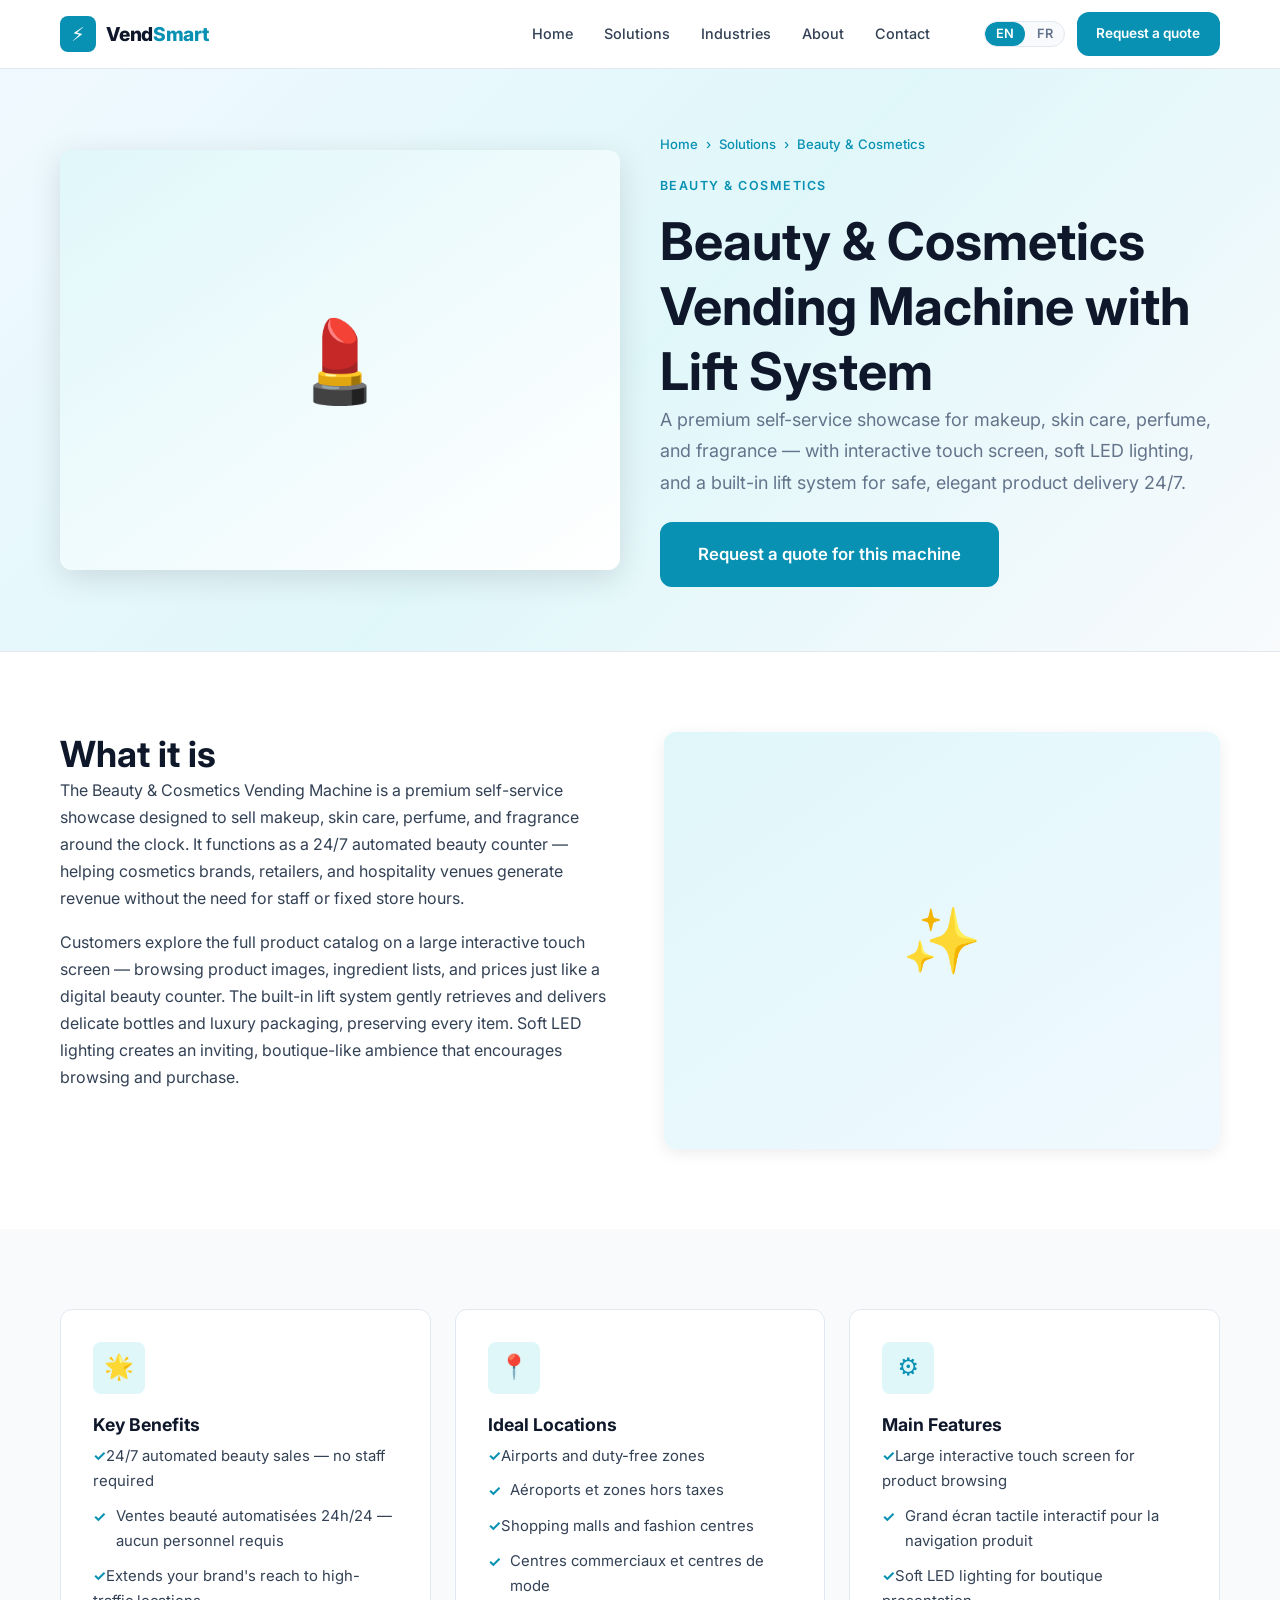
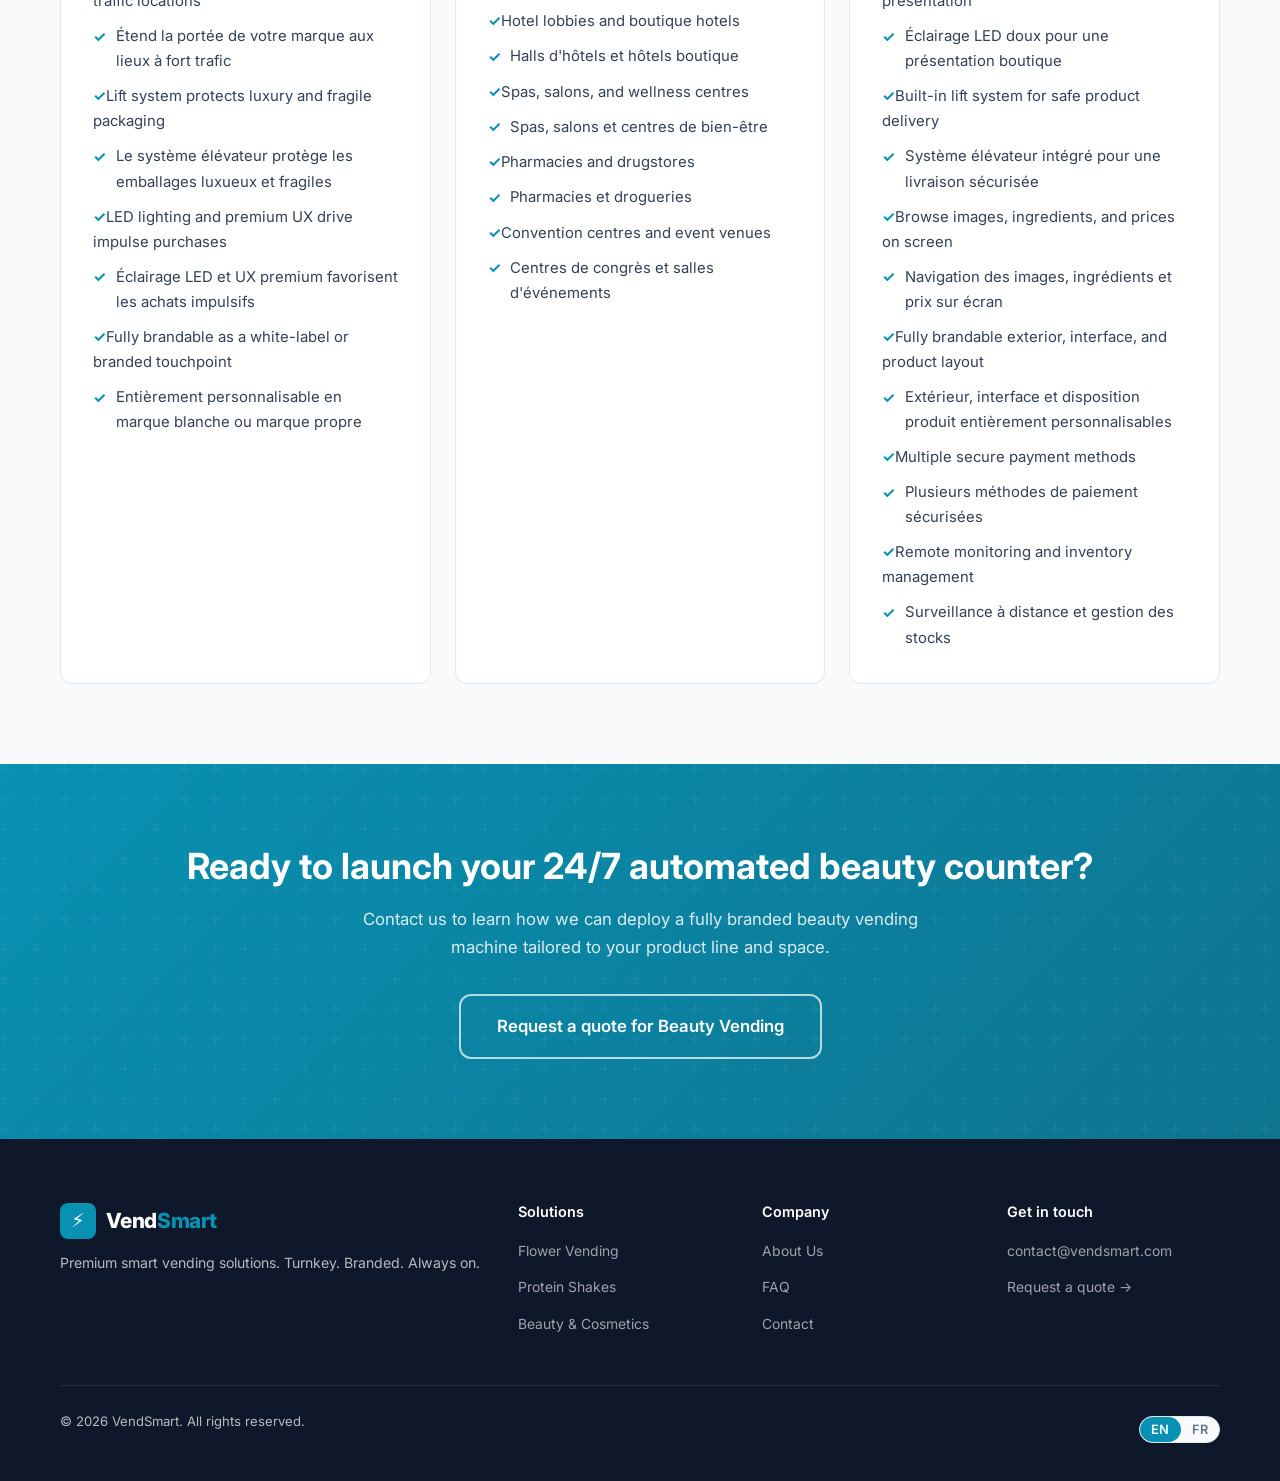
<file: beauty.html>
<!DOCTYPE html>
<html lang="en" class="lang-en-default">
<head>
  <meta charset="UTF-8" />
  <meta name="viewport" content="width=device-width, initial-scale=1.0" />
  <meta name="description" content="Beauty & cosmetics vending machine with lift system – premium self-service showcase for makeup, skincare, perfume and fragrance with interactive touch screen and LED lighting." />
  <title>Beauty &amp; Cosmetics Vending Machine – VendSmart</title>
  <link rel="preconnect" href="https://fonts.googleapis.com" />
  <link rel="preconnect" href="https://fonts.gstatic.com" crossorigin />
  <link href="https://fonts.googleapis.com/css2?family=Inter:wght@400;500;600;700;800&display=swap" rel="stylesheet" />
  <link rel="stylesheet" href="assets/css/styles.css" />
</head>
<body>

<a class="skip-link" href="#main-content">Skip to main content</a>

<!-- HEADER -->
<header id="site-header">
  <div class="container">
    <nav class="nav-inner" aria-label="Main navigation">
      <a href="index.html" class="nav-logo" aria-label="VendSmart – Home">
        <div class="nav-logo-icon" aria-hidden="true">⚡</div>
        <span class="nav-logo-text">Vend<span>Smart</span></span>
      </a>
      <ul class="nav-links" role="list">
        <li><a href="index.html"><span data-lang="en">Home</span><span data-lang="fr">Accueil</span></a></li>
        <li><a href="solutions.html"><span data-lang="en">Solutions</span><span data-lang="fr">Solutions</span></a></li>
        <li><a href="index.html#industries"><span data-lang="en">Industries</span><span data-lang="fr">Secteurs</span></a></li>
        <li><a href="about.html"><span data-lang="en">About</span><span data-lang="fr">À propos</span></a></li>
        <li><a href="contact.html"><span data-lang="en">Contact</span><span data-lang="fr">Contact</span></a></li>
      </ul>
      <div class="nav-actions">
        <div class="lang-toggle" role="group" aria-label="Language selection">
          <button class="lang-btn" data-lang-target="en" aria-pressed="true">EN</button>
          <button class="lang-btn" data-lang-target="fr" aria-pressed="false">FR</button>
        </div>
        <a href="contact.html" class="btn btn-primary btn-sm">
          <span data-lang="en">Request a quote</span>
          <span data-lang="fr">Demander un devis</span>
        </a>
      </div>
      <button class="nav-hamburger" id="nav-hamburger" aria-label="Open menu" aria-expanded="false" aria-controls="nav-drawer">
        <span></span><span></span><span></span>
      </button>
    </nav>
  </div>
</header>

<nav id="nav-drawer" class="nav-drawer" aria-label="Mobile navigation">
  <a href="index.html"><span data-lang="en">Home</span><span data-lang="fr">Accueil</span></a>
  <a href="solutions.html"><span data-lang="en">Solutions</span><span data-lang="fr">Solutions</span></a>
  <a href="index.html#industries"><span data-lang="en">Industries</span><span data-lang="fr">Secteurs</span></a>
  <a href="about.html"><span data-lang="en">About</span><span data-lang="fr">À propos</span></a>
  <a href="contact.html"><span data-lang="en">Contact</span><span data-lang="fr">Contact</span></a>
  <div class="nav-drawer-actions">
    <a href="contact.html" class="btn btn-primary">
      <span data-lang="en">Request a quote</span>
      <span data-lang="fr">Demander un devis</span>
    </a>
    <div class="nav-drawer-lang">
      <span data-lang="en">Language:</span><span data-lang="fr">Langue :</span>
      <div class="lang-toggle" role="group" aria-label="Language selection">
        <button class="lang-btn" data-lang-target="en" aria-pressed="true">EN</button>
        <button class="lang-btn" data-lang-target="fr" aria-pressed="false">FR</button>
      </div>
    </div>
  </div>
</nav>

<!-- MAIN -->
<main id="main-content">

  <!-- Product Hero -->
  <section class="product-hero" aria-labelledby="product-heading">
    <div class="container">
      <div class="product-hero-inner">

        <div>
          <div class="product-detail-img" aria-hidden="true">
            <!-- REPLACE: <img src="assets/img/beauty-hero.jpg" alt="Beauty cosmetics vending machine" /> -->
            💄
          </div>
        </div>

        <div>
          <nav class="breadcrumb" aria-label="Breadcrumb">
            <a href="index.html"><span data-lang="en">Home</span><span data-lang="fr">Accueil</span></a>
            <span aria-hidden="true">›</span>
            <a href="solutions.html"><span data-lang="en">Solutions</span><span data-lang="fr">Solutions</span></a>
            <span aria-hidden="true">›</span>
            <span><span data-lang="en">Beauty &amp; Cosmetics</span><span data-lang="fr">Beauté &amp; Cosmétiques</span></span>
          </nav>

          <p class="section-label">
            <span data-lang="en">Beauty &amp; Cosmetics</span>
            <span data-lang="fr">Beauté &amp; Cosmétiques</span>
          </p>

          <h1 id="product-heading">
            <span data-lang="en">Beauty &amp; Cosmetics Vending Machine with Lift System</span>
            <!-- FR product name — PASTE FRENCH BELOW -->
            <!-- FRENCH: "Distributeur de cosmétiques haut de gamme avec système élévateur" -->
            <span data-lang="fr">Distributeur de cosmétiques avec système élévateur</span>
          </h1>

          <p class="lead">
            <!-- EN short summary — PASTE YOUR ENGLISH SUMMARY BELOW -->
            <span data-lang="en">A premium self-service showcase for makeup, skin care, perfume, and fragrance — with interactive touch screen, soft LED lighting, and a built-in lift system for safe, elegant product delivery 24/7.</span>
            <!-- FR short summary — PASTE FRENCH BELOW -->
            <!-- FRENCH: Paste your French 1–2 sentence summary here -->
            <span data-lang="fr">Un présentoir libre-service haut de gamme pour maquillage, soins, parfums et fragrances — avec écran tactile interactif, éclairage LED doux et système élévateur intégré pour une livraison sécurisée et élégante 24h/24.</span>
          </p>

          <div style="margin-top:1.5rem; display:flex; gap:0.75rem; flex-wrap:wrap;">
            <a href="contact.html?machine=beauty" class="btn btn-primary btn-lg">
              <span data-lang="en">Request a quote for this machine</span>
              <span data-lang="fr">Demander un devis pour cette machine</span>
            </a>
          </div>
        </div>

      </div>
    </div>
  </section>

  <!-- What it is -->
  <section class="section" aria-labelledby="what-it-is">
    <div class="container">
      <div class="content-cols">

        <div class="content-col">
          <h2 id="what-it-is">
            <span data-lang="en">What it is</span>
            <span data-lang="fr">Ce que c'est</span>
          </h2>
          <!--
            ====================================================================
            EN PRODUCT DESCRIPTION
            Paste your full English beauty machine description below.
            ====================================================================
          -->
          <p>
            <span data-lang="en">The Beauty &amp; Cosmetics Vending Machine is a premium self-service showcase designed to sell makeup, skin care, perfume, and fragrance around the clock. It functions as a 24/7 automated beauty counter — helping cosmetics brands, retailers, and hospitality venues generate revenue without the need for staff or fixed store hours.</span>
            <!--
              ====================================================================
              FR PRODUCT DESCRIPTION
              Paste your full French beauty machine description below.
              ====================================================================
            -->
            <span data-lang="fr">Le distributeur de cosmétiques est un présentoir libre-service haut de gamme conçu pour vendre maquillage, soins, parfums et fragrances 24h/24. Il fonctionne comme un comptoir beauté automatisé — aidant les marques de cosmétiques, les détaillants et les établissements hôteliers à générer des revenus sans personnel ni horaires fixes.</span>
          </p>
          <p>
            <span data-lang="en">Customers explore the full product catalog on a large interactive touch screen — browsing product images, ingredient lists, and prices just like a digital beauty counter. The built-in lift system gently retrieves and delivers delicate bottles and luxury packaging, preserving every item. Soft LED lighting creates an inviting, boutique-like ambience that encourages browsing and purchase.</span>
            <span data-lang="fr">Les clients explorent le catalogue complet sur un grand écran tactile interactif — parcourant images de produits, listes d'ingrédients et prix comme un comptoir beauté numérique. Le système élévateur intégré récupère et délivre délicatement les flacons et emballages de luxe. L'éclairage LED doux crée une ambiance boutique accueillante qui encourage la navigation et l'achat.</span>
          </p>
        </div>

        <div class="content-col">
          <div class="content-img" aria-hidden="true">
            <!-- REPLACE: <img src="assets/img/beauty-detail.jpg" alt="Beauty vending machine interior" /> -->
            ✨
          </div>
        </div>

      </div>
    </div>
  </section>

  <!-- Key Benefits, Ideal Locations, Main Features -->
  <section class="section section--soft" aria-label="Product specifications">
    <div class="container">
      <div class="grid grid-3">

        <!-- Key Benefits -->
        <div class="card">
          <div class="card-icon card-icon--primary" aria-hidden="true">🌟</div>
          <h3 class="card-title">
            <span data-lang="en">Key Benefits</span>
            <span data-lang="fr">Avantages clés</span>
          </h3>
          <ul class="feature-list">
            <li data-lang="en">24/7 automated beauty sales — no staff required</li>
            <li data-lang="fr">Ventes beauté automatisées 24h/24 — aucun personnel requis</li>
            <li data-lang="en">Extends your brand's reach to high-traffic locations</li>
            <li data-lang="fr">Étend la portée de votre marque aux lieux à fort trafic</li>
            <li data-lang="en">Lift system protects luxury and fragile packaging</li>
            <li data-lang="fr">Le système élévateur protège les emballages luxueux et fragiles</li>
            <li data-lang="en">LED lighting and premium UX drive impulse purchases</li>
            <li data-lang="fr">Éclairage LED et UX premium favorisent les achats impulsifs</li>
            <li data-lang="en">Fully brandable as a white-label or branded touchpoint</li>
            <li data-lang="fr">Entièrement personnalisable en marque blanche ou marque propre</li>
          </ul>
        </div>

        <!-- Ideal Locations -->
        <div class="card">
          <div class="card-icon card-icon--primary" aria-hidden="true">📍</div>
          <h3 class="card-title">
            <span data-lang="en">Ideal Locations</span>
            <span data-lang="fr">Emplacements idéaux</span>
          </h3>
          <ul class="feature-list">
            <li data-lang="en">Airports and duty-free zones</li>
            <li data-lang="fr">Aéroports et zones hors taxes</li>
            <li data-lang="en">Shopping malls and fashion centres</li>
            <li data-lang="fr">Centres commerciaux et centres de mode</li>
            <li data-lang="en">Hotel lobbies and boutique hotels</li>
            <li data-lang="fr">Halls d'hôtels et hôtels boutique</li>
            <li data-lang="en">Spas, salons, and wellness centres</li>
            <li data-lang="fr">Spas, salons et centres de bien-être</li>
            <li data-lang="en">Pharmacies and drugstores</li>
            <li data-lang="fr">Pharmacies et drogueries</li>
            <li data-lang="en">Convention centres and event venues</li>
            <li data-lang="fr">Centres de congrès et salles d'événements</li>
          </ul>
        </div>

        <!-- Main Features -->
        <div class="card">
          <div class="card-icon card-icon--primary" aria-hidden="true">⚙️</div>
          <h3 class="card-title">
            <span data-lang="en">Main Features</span>
            <span data-lang="fr">Caractéristiques principales</span>
          </h3>
          <ul class="feature-list">
            <li data-lang="en">Large interactive touch screen for product browsing</li>
            <li data-lang="fr">Grand écran tactile interactif pour la navigation produit</li>
            <li data-lang="en">Soft LED lighting for boutique presentation</li>
            <li data-lang="fr">Éclairage LED doux pour une présentation boutique</li>
            <li data-lang="en">Built-in lift system for safe product delivery</li>
            <li data-lang="fr">Système élévateur intégré pour une livraison sécurisée</li>
            <li data-lang="en">Browse images, ingredients, and prices on screen</li>
            <li data-lang="fr">Navigation des images, ingrédients et prix sur écran</li>
            <li data-lang="en">Fully brandable exterior, interface, and product layout</li>
            <li data-lang="fr">Extérieur, interface et disposition produit entièrement personnalisables</li>
            <li data-lang="en">Multiple secure payment methods</li>
            <li data-lang="fr">Plusieurs méthodes de paiement sécurisées</li>
            <li data-lang="en">Remote monitoring and inventory management</li>
            <li data-lang="fr">Surveillance à distance et gestion des stocks</li>
          </ul>
        </div>

      </div>
    </div>
  </section>

  <!-- CTA -->
  <section class="cta-band" aria-labelledby="beauty-cta">
    <div class="container" style="position:relative; z-index:1;">
      <h2 id="beauty-cta">
        <span data-lang="en">Ready to launch your 24/7 automated beauty counter?</span>
        <span data-lang="fr">Prêt à lancer votre comptoir beauté automatisé 24h/24 ?</span>
      </h2>
      <p>
        <span data-lang="en">Contact us to learn how we can deploy a fully branded beauty vending machine tailored to your product line and space.</span>
        <span data-lang="fr">Contactez-nous pour découvrir comment nous pouvons déployer un distributeur de cosmétiques entièrement personnalisé à votre gamme de produits et à votre espace.</span>
      </p>
      <div class="btn-group">
        <a href="contact.html?machine=beauty" class="btn btn-outline-white btn-lg">
          <span data-lang="en">Request a quote for Beauty Vending</span>
          <span data-lang="fr">Demander un devis – Distributeur de cosmétiques</span>
        </a>
      </div>
    </div>
  </section>

</main>

<!-- FOOTER -->
<footer id="site-footer">
  <div class="container">
    <div class="footer-grid">
      <div class="footer-brand">
        <a href="index.html" class="nav-logo" style="text-decoration:none;">
          <div class="nav-logo-icon" aria-hidden="true">⚡</div>
          <span class="nav-logo-text">Vend<span>Smart</span></span>
        </a>
        <p><span data-lang="en">Premium smart vending solutions. Turnkey. Branded. Always on.</span><span data-lang="fr">Solutions de distribution intelligentes haut de gamme. Clé en main. Personnalisées. Toujours disponibles.</span></p>
      </div>
      <div class="footer-col">
        <h5><span data-lang="en">Solutions</span><span data-lang="fr">Solutions</span></h5>
        <ul role="list">
          <li><a href="flower.html"><span data-lang="en">Flower Vending</span><span data-lang="fr">Distributeur de fleurs</span></a></li>
          <li><a href="protein.html"><span data-lang="en">Protein Shakes</span><span data-lang="fr">Boissons protéinées</span></a></li>
          <li><a href="beauty.html"><span data-lang="en">Beauty &amp; Cosmetics</span><span data-lang="fr">Beauté &amp; Cosmétiques</span></a></li>
        </ul>
      </div>
      <div class="footer-col">
        <h5><span data-lang="en">Company</span><span data-lang="fr">Entreprise</span></h5>
        <ul role="list">
          <li><a href="about.html"><span data-lang="en">About Us</span><span data-lang="fr">À propos</span></a></li>
          <li><a href="about.html#faq">FAQ</a></li>
          <li><a href="contact.html"><span data-lang="en">Contact</span><span data-lang="fr">Contact</span></a></li>
        </ul>
      </div>
      <div class="footer-col">
        <h5><span data-lang="en">Get in touch</span><span data-lang="fr">Nous contacter</span></h5>
        <ul role="list">
          <li><a href="mailto:contact@vendsmart.com">contact@vendsmart.com</a></li>
          <li><a href="contact.html"><span data-lang="en">Request a quote →</span><span data-lang="fr">Demander un devis →</span></a></li>
        </ul>
      </div>
    </div>
    <div class="footer-bottom">
      <p>&copy; <span id="year"></span> VendSmart. <span data-lang="en">All rights reserved.</span><span data-lang="fr">Tous droits réservés.</span></p>
      <div class="lang-toggle" role="group" aria-label="Language selection">
        <button class="lang-btn" data-lang-target="en" aria-pressed="true">EN</button>
        <button class="lang-btn" data-lang-target="fr" aria-pressed="false">FR</button>
      </div>
    </div>
  </div>
</footer>

<script src="assets/js/main.js"></script>
<script>document.getElementById('year').textContent = new Date().getFullYear();</script>
</body>
</html>
</file>
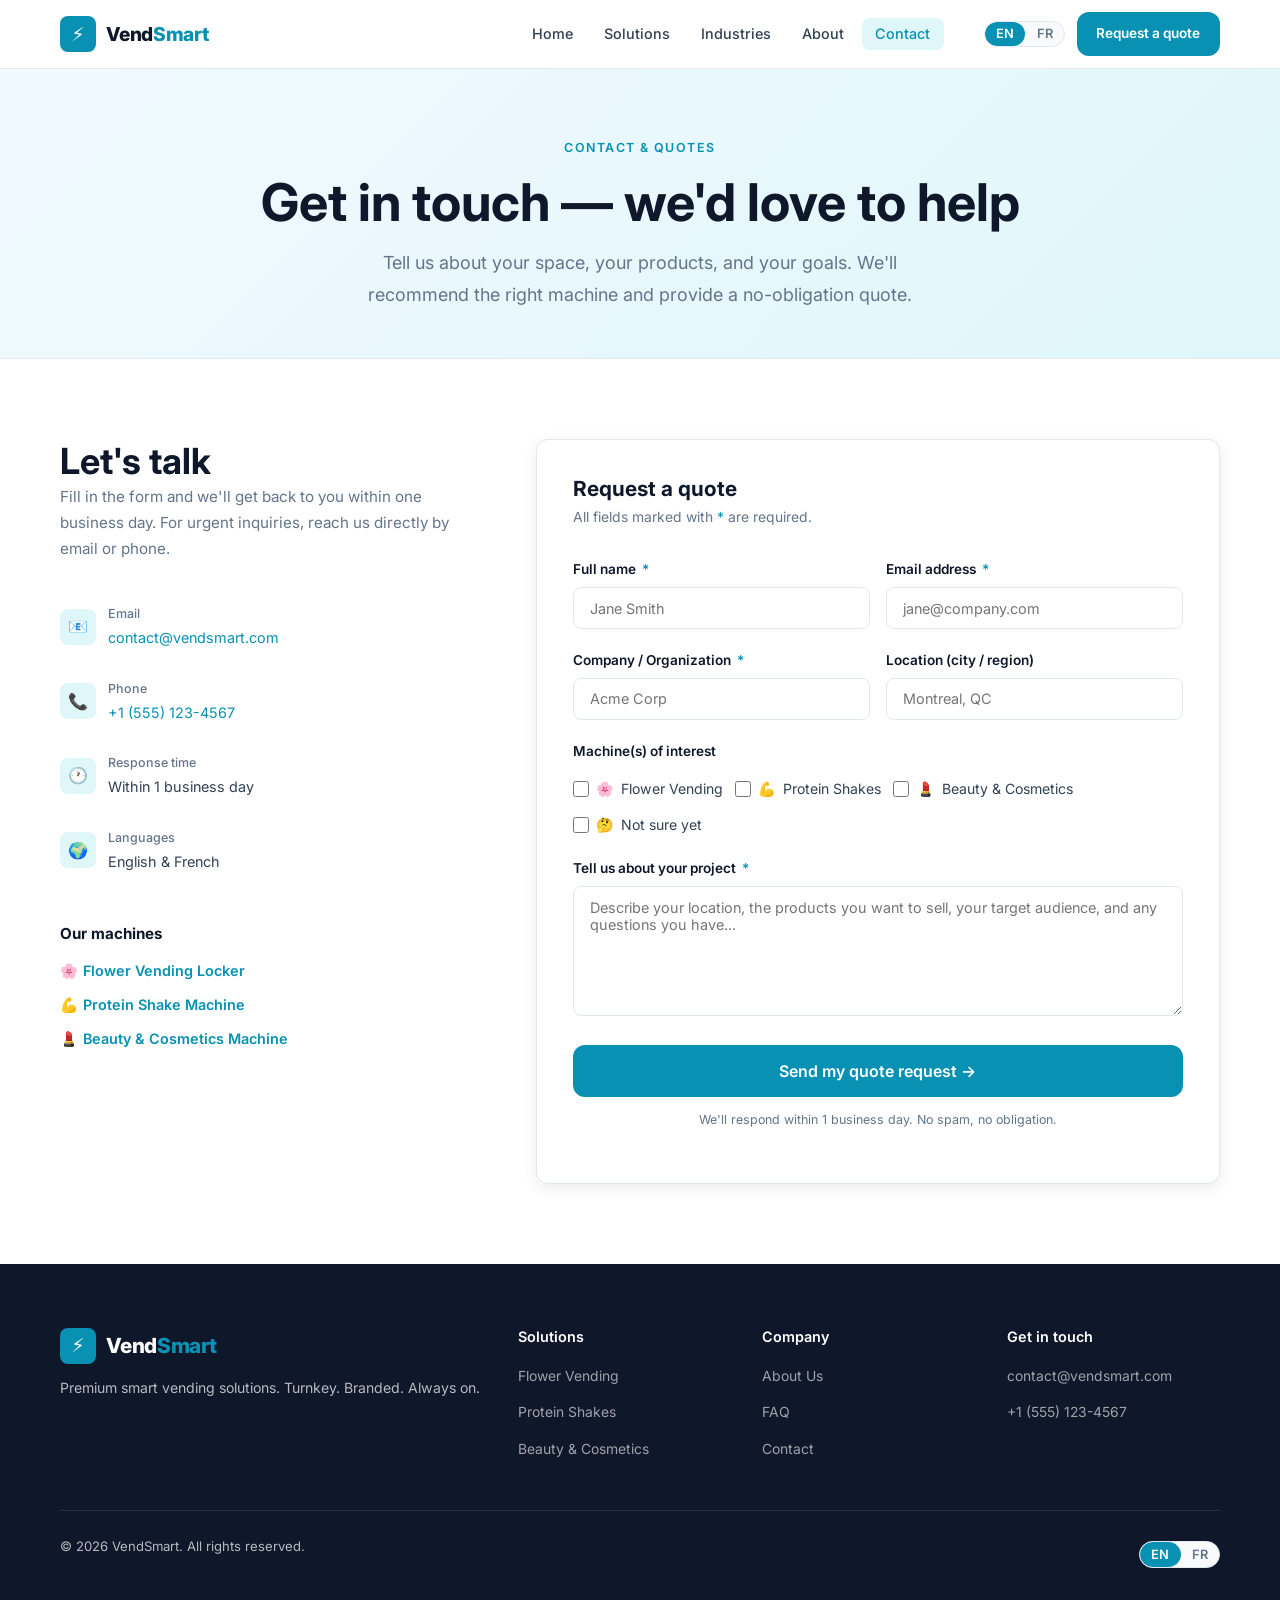
<file: contact.html>
<!DOCTYPE html>
<html lang="en" class="lang-en-default">
<head>
  <meta charset="UTF-8" />
  <meta name="viewport" content="width=device-width, initial-scale=1.0" />
  <meta name="description" content="Contact VendSmart – request a quote for our smart vending machines. We'll help you find the right solution for your space." />
  <title>Contact &amp; Request a Quote – VendSmart</title>
  <link rel="preconnect" href="https://fonts.googleapis.com" />
  <link rel="preconnect" href="https://fonts.gstatic.com" crossorigin />
  <link href="https://fonts.googleapis.com/css2?family=Inter:wght@400;500;600;700;800&display=swap" rel="stylesheet" />
  <link rel="stylesheet" href="assets/css/styles.css" />
</head>
<body>

<a class="skip-link" href="#main-content">Skip to main content</a>

<!-- HEADER -->
<header id="site-header">
  <div class="container">
    <nav class="nav-inner" aria-label="Main navigation">
      <a href="index.html" class="nav-logo" aria-label="VendSmart – Home">
        <div class="nav-logo-icon" aria-hidden="true">⚡</div>
        <span class="nav-logo-text">Vend<span>Smart</span></span>
      </a>
      <ul class="nav-links" role="list">
        <li><a href="index.html"><span data-lang="en">Home</span><span data-lang="fr">Accueil</span></a></li>
        <li><a href="solutions.html"><span data-lang="en">Solutions</span><span data-lang="fr">Solutions</span></a></li>
        <li><a href="index.html#industries"><span data-lang="en">Industries</span><span data-lang="fr">Secteurs</span></a></li>
        <li><a href="about.html"><span data-lang="en">About</span><span data-lang="fr">À propos</span></a></li>
        <li><a href="contact.html"><span data-lang="en">Contact</span><span data-lang="fr">Contact</span></a></li>
      </ul>
      <div class="nav-actions">
        <div class="lang-toggle" role="group" aria-label="Language selection">
          <button class="lang-btn" data-lang-target="en" aria-pressed="true">EN</button>
          <button class="lang-btn" data-lang-target="fr" aria-pressed="false">FR</button>
        </div>
        <a href="contact.html" class="btn btn-primary btn-sm">
          <span data-lang="en">Request a quote</span>
          <span data-lang="fr">Demander un devis</span>
        </a>
      </div>
      <button class="nav-hamburger" id="nav-hamburger" aria-label="Open menu" aria-expanded="false" aria-controls="nav-drawer">
        <span></span><span></span><span></span>
      </button>
    </nav>
  </div>
</header>

<nav id="nav-drawer" class="nav-drawer" aria-label="Mobile navigation">
  <a href="index.html"><span data-lang="en">Home</span><span data-lang="fr">Accueil</span></a>
  <a href="solutions.html"><span data-lang="en">Solutions</span><span data-lang="fr">Solutions</span></a>
  <a href="index.html#industries"><span data-lang="en">Industries</span><span data-lang="fr">Secteurs</span></a>
  <a href="about.html"><span data-lang="en">About</span><span data-lang="fr">À propos</span></a>
  <a href="contact.html"><span data-lang="en">Contact</span><span data-lang="fr">Contact</span></a>
  <div class="nav-drawer-actions">
    <a href="contact.html" class="btn btn-primary">
      <span data-lang="en">Request a quote</span>
      <span data-lang="fr">Demander un devis</span>
    </a>
    <div class="nav-drawer-lang">
      <span data-lang="en">Language:</span><span data-lang="fr">Langue :</span>
      <div class="lang-toggle" role="group" aria-label="Language selection">
        <button class="lang-btn" data-lang-target="en" aria-pressed="true">EN</button>
        <button class="lang-btn" data-lang-target="fr" aria-pressed="false">FR</button>
      </div>
    </div>
  </div>
</nav>

<!-- MAIN -->
<main id="main-content">

  <!-- Page Hero -->
  <section class="page-hero">
    <div class="container">
      <p class="section-label">
        <span data-lang="en">Contact &amp; Quotes</span>
        <span data-lang="fr">Contact &amp; Devis</span>
      </p>
      <h1>
        <span data-lang="en">Get in touch — we'd love to help</span>
        <span data-lang="fr">Contactez-nous — nous serions ravis de vous aider</span>
      </h1>
      <p class="lead">
        <span data-lang="en">Tell us about your space, your products, and your goals. We'll recommend the right machine and provide a no-obligation quote.</span>
        <span data-lang="fr">Parlez-nous de votre espace, de vos produits et de vos objectifs. Nous vous recommanderons la bonne machine et vous fournirons un devis sans engagement.</span>
      </p>
    </div>
  </section>

  <!-- Contact section -->
  <section class="section" aria-label="Contact and quote request">
    <div class="container">
      <div class="contact-section">

        <!-- Left: Contact info -->
        <aside class="contact-info">
          <h2>
            <span data-lang="en">Let's talk</span>
            <span data-lang="fr">Parlons-en</span>
          </h2>
          <p>
            <span data-lang="en">Fill in the form and we'll get back to you within one business day. For urgent inquiries, reach us directly by email or phone.</span>
            <span data-lang="fr">Remplissez le formulaire et nous vous répondrons dans un délai d'un jour ouvrable. Pour les demandes urgentes, contactez-nous directement par e-mail ou par téléphone.</span>
          </p>

          <div style="margin-top: 2rem; display:flex; flex-direction:column; gap:0.5rem;">

            <div class="contact-detail">
              <div class="contact-detail-icon" aria-hidden="true">📧</div>
              <div>
                <div style="font-size:0.78rem; color:var(--muted); font-weight:500; margin-bottom:0.1rem;">
                  <span data-lang="en">Email</span>
                  <span data-lang="fr">E-mail</span>
                </div>
                <!-- REPLACE: Update with your actual email address -->
                <a href="mailto:contact@vendsmart.com">contact@vendsmart.com</a>
              </div>
            </div>

            <div class="contact-detail">
              <div class="contact-detail-icon" aria-hidden="true">📞</div>
              <div>
                <div style="font-size:0.78rem; color:var(--muted); font-weight:500; margin-bottom:0.1rem;">
                  <span data-lang="en">Phone</span>
                  <span data-lang="fr">Téléphone</span>
                </div>
                <!-- REPLACE: Update with your actual phone number -->
                <a href="tel:+15551234567">+1 (555) 123-4567</a>
              </div>
            </div>

            <div class="contact-detail">
              <div class="contact-detail-icon" aria-hidden="true">🕐</div>
              <div>
                <div style="font-size:0.78rem; color:var(--muted); font-weight:500; margin-bottom:0.1rem;">
                  <span data-lang="en">Response time</span>
                  <span data-lang="fr">Délai de réponse</span>
                </div>
                <span data-lang="en">Within 1 business day</span>
                <span data-lang="fr">Dans un délai d'un jour ouvrable</span>
              </div>
            </div>

            <div class="contact-detail">
              <div class="contact-detail-icon" aria-hidden="true">🌍</div>
              <div>
                <div style="font-size:0.78rem; color:var(--muted); font-weight:500; margin-bottom:0.1rem;">
                  <span data-lang="en">Languages</span>
                  <span data-lang="fr">Langues</span>
                </div>
                <span data-lang="en">English &amp; French</span>
                <span data-lang="fr">Anglais &amp; Français</span>
              </div>
            </div>

          </div>

          <!-- Quick links to machines -->
          <div style="margin-top: 2.5rem;">
            <h3 style="font-size:0.95rem; margin-bottom:1rem;">
              <span data-lang="en">Our machines</span>
              <span data-lang="fr">Nos machines</span>
            </h3>
            <div style="display:flex; flex-direction:column; gap:0.6rem;">
              <a href="flower.html" class="card-link">🌸 <span data-lang="en">Flower Vending Locker</span><span data-lang="fr">Distributeur de fleurs</span></a>
              <a href="protein.html" class="card-link">💪 <span data-lang="en">Protein Shake Machine</span><span data-lang="fr">Distributeur de boissons protéinées</span></a>
              <a href="beauty.html" class="card-link">💄 <span data-lang="en">Beauty &amp; Cosmetics Machine</span><span data-lang="fr">Distributeur de cosmétiques</span></a>
            </div>
          </div>
        </aside>

        <!-- Right: Quote form -->
        <div>
          <div class="form-card">
            <h2 style="font-size:1.3rem; margin-bottom:0.25rem;">
              <span data-lang="en">Request a quote</span>
              <span data-lang="fr">Demander un devis</span>
            </h2>
            <p style="font-size:0.87rem; color:var(--muted); margin-bottom:1.75rem;">
              <span data-lang="en">All fields marked with <span style="color:var(--primary);">*</span> are required.</span>
              <span data-lang="fr">Tous les champs marqués d'un <span style="color:var(--primary);">*</span> sont obligatoires.</span>
            </p>

            <!--
              FORM NOTE:
              This form currently submits via mailto: as a placeholder.
              To integrate a real form backend:
              - Option 1: Formspree – add action="https://formspree.io/f/{your-id}" method="POST"
              - Option 2: Netlify Forms – add netlify attribute to the form
              - Option 3: EmailJS – replace the JS handler in main.js
              - Option 4: Any other backend or serverless function endpoint
            -->
            <form id="quote-form" novalidate>

              <div class="grid grid-2" style="gap:1rem;">
                <!-- Name -->
                <div class="form-group">
                  <label class="form-label" for="f-name">
                    <span data-lang="en">Full name <span class="req">*</span></span>
                    <span data-lang="fr">Nom complet <span class="req">*</span></span>
                  </label>
                  <input
                    type="text"
                    id="f-name"
                    name="name"
                    class="form-input"
                    autocomplete="name"
                    required
                    placeholder="Jane Smith"
                  />
                </div>

                <!-- Email -->
                <div class="form-group">
                  <label class="form-label" for="f-email">
                    <span data-lang="en">Email address <span class="req">*</span></span>
                    <span data-lang="fr">Adresse e-mail <span class="req">*</span></span>
                  </label>
                  <input
                    type="email"
                    id="f-email"
                    name="email"
                    class="form-input"
                    autocomplete="email"
                    required
                    placeholder="jane@company.com"
                  />
                </div>
              </div>

              <div class="grid grid-2" style="gap:1rem;">
                <!-- Company -->
                <div class="form-group">
                  <label class="form-label" for="f-company">
                    <span data-lang="en">Company / Organization <span class="req">*</span></span>
                    <span data-lang="fr">Entreprise / Organisation <span class="req">*</span></span>
                  </label>
                  <input
                    type="text"
                    id="f-company"
                    name="company"
                    class="form-input"
                    autocomplete="organization"
                    required
                    placeholder="Acme Corp"
                  />
                </div>

                <!-- Location -->
                <div class="form-group">
                  <label class="form-label" for="f-location">
                    <span data-lang="en">Location (city / region)</span>
                    <span data-lang="fr">Emplacement (ville / région)</span>
                  </label>
                  <input
                    type="text"
                    id="f-location"
                    name="location"
                    class="form-input"
                    autocomplete="address-level2"
                    placeholder="Montreal, QC"
                  />
                </div>
              </div>

              <!-- Machine checkboxes -->
              <div class="form-group">
                <fieldset style="border:none; padding:0; margin:0;">
                  <legend class="form-label">
                    <span data-lang="en">Machine(s) of interest</span>
                    <span data-lang="fr">Machine(s) d'intérêt</span>
                  </legend>
                  <div class="form-checkboxes" style="margin-top:0.5rem;">
                    <label class="form-check">
                      <input type="checkbox" name="machine" value="Flower Vending Locker" />
                      🌸 <span data-lang="en">Flower Vending</span><span data-lang="fr">Distributeur de fleurs</span>
                    </label>
                    <label class="form-check">
                      <input type="checkbox" name="machine" value="Protein Shake Machine" />
                      💪 <span data-lang="en">Protein Shakes</span><span data-lang="fr">Boissons protéinées</span>
                    </label>
                    <label class="form-check">
                      <input type="checkbox" name="machine" value="Beauty & Cosmetics Machine" />
                      💄 <span data-lang="en">Beauty &amp; Cosmetics</span><span data-lang="fr">Beauté &amp; Cosmétiques</span>
                    </label>
                    <label class="form-check">
                      <input type="checkbox" name="machine" value="Not sure yet" />
                      🤔 <span data-lang="en">Not sure yet</span><span data-lang="fr">Pas encore sûr(e)</span>
                    </label>
                  </div>
                </fieldset>
              </div>

              <!-- Message -->
              <div class="form-group">
                <label class="form-label" for="f-message">
                  <span data-lang="en">Tell us about your project <span class="req">*</span></span>
                  <span data-lang="fr">Parlez-nous de votre projet <span class="req">*</span></span>
                </label>
                <textarea
                  id="f-message"
                  name="message"
                  class="form-textarea"
                  required
                  placeholder="Describe your location, the products you want to sell, your target audience, and any questions you have..."
                ></textarea>
              </div>

              <!-- Submit -->
              <button type="submit" class="btn btn-primary" style="width:100%; justify-content:center; font-size:1rem; padding:0.9rem 1.5rem;">
                <span data-lang="en">Send my quote request →</span>
                <span data-lang="fr">Envoyer ma demande de devis →</span>
              </button>

              <p style="font-size:0.78rem; color:var(--muted); text-align:center; margin-top:0.75rem;">
                <span data-lang="en">We'll respond within 1 business day. No spam, no obligation.</span>
                <span data-lang="fr">Nous répondrons dans un délai d'un jour ouvrable. Aucun spam, aucun engagement.</span>
              </p>

              <!-- Success message (shown by JS after submit) -->
              <div id="form-success" class="form-success" role="alert" aria-live="polite">
                <span aria-hidden="true">✅</span>
                <span data-lang="en">Your quote request has been sent! We'll be in touch within one business day.</span>
                <span data-lang="fr">Votre demande de devis a été envoyée ! Nous vous contacterons dans un délai d'un jour ouvrable.</span>
              </div>

            </form>
          </div>
        </div>

      </div>
    </div>
  </section>

</main>

<!-- FOOTER -->
<footer id="site-footer">
  <div class="container">
    <div class="footer-grid">
      <div class="footer-brand">
        <a href="index.html" class="nav-logo" style="text-decoration:none;">
          <div class="nav-logo-icon" aria-hidden="true">⚡</div>
          <span class="nav-logo-text">Vend<span>Smart</span></span>
        </a>
        <p><span data-lang="en">Premium smart vending solutions. Turnkey. Branded. Always on.</span><span data-lang="fr">Solutions de distribution intelligentes haut de gamme. Clé en main. Personnalisées. Toujours disponibles.</span></p>
      </div>
      <div class="footer-col">
        <h5><span data-lang="en">Solutions</span><span data-lang="fr">Solutions</span></h5>
        <ul role="list">
          <li><a href="flower.html"><span data-lang="en">Flower Vending</span><span data-lang="fr">Distributeur de fleurs</span></a></li>
          <li><a href="protein.html"><span data-lang="en">Protein Shakes</span><span data-lang="fr">Boissons protéinées</span></a></li>
          <li><a href="beauty.html"><span data-lang="en">Beauty &amp; Cosmetics</span><span data-lang="fr">Beauté &amp; Cosmétiques</span></a></li>
        </ul>
      </div>
      <div class="footer-col">
        <h5><span data-lang="en">Company</span><span data-lang="fr">Entreprise</span></h5>
        <ul role="list">
          <li><a href="about.html"><span data-lang="en">About Us</span><span data-lang="fr">À propos</span></a></li>
          <li><a href="about.html#faq">FAQ</a></li>
          <li><a href="contact.html"><span data-lang="en">Contact</span><span data-lang="fr">Contact</span></a></li>
        </ul>
      </div>
      <div class="footer-col">
        <h5><span data-lang="en">Get in touch</span><span data-lang="fr">Nous contacter</span></h5>
        <ul role="list">
          <li><a href="mailto:contact@vendsmart.com">contact@vendsmart.com</a></li>
          <li><a href="tel:+15551234567">+1 (555) 123-4567</a></li>
        </ul>
      </div>
    </div>
    <div class="footer-bottom">
      <p>&copy; <span id="year"></span> VendSmart. <span data-lang="en">All rights reserved.</span><span data-lang="fr">Tous droits réservés.</span></p>
      <div class="lang-toggle" role="group" aria-label="Language selection">
        <button class="lang-btn" data-lang-target="en" aria-pressed="true">EN</button>
        <button class="lang-btn" data-lang-target="fr" aria-pressed="false">FR</button>
      </div>
    </div>
  </div>
</footer>

<script src="assets/js/main.js"></script>
<script>
  document.getElementById('year').textContent = new Date().getFullYear();

  // Pre-check machine checkboxes if ?machine= URL param is set
  // e.g., contact.html?machine=flower
  (function() {
    var params = new URLSearchParams(window.location.search);
    var machine = params.get('machine');
    if (!machine) return;
    var map = {
      'flower': 'Flower Vending Locker',
      'protein': 'Protein Shake Machine',
      'beauty': 'Beauty & Cosmetics Machine'
    };
    var val = map[machine.toLowerCase()];
    if (!val) return;
    var cb = document.querySelector('input[name="machine"][value="' + val + '"]');
    if (cb) cb.checked = true;
  })();
</script>
</body>
</html>
</file>
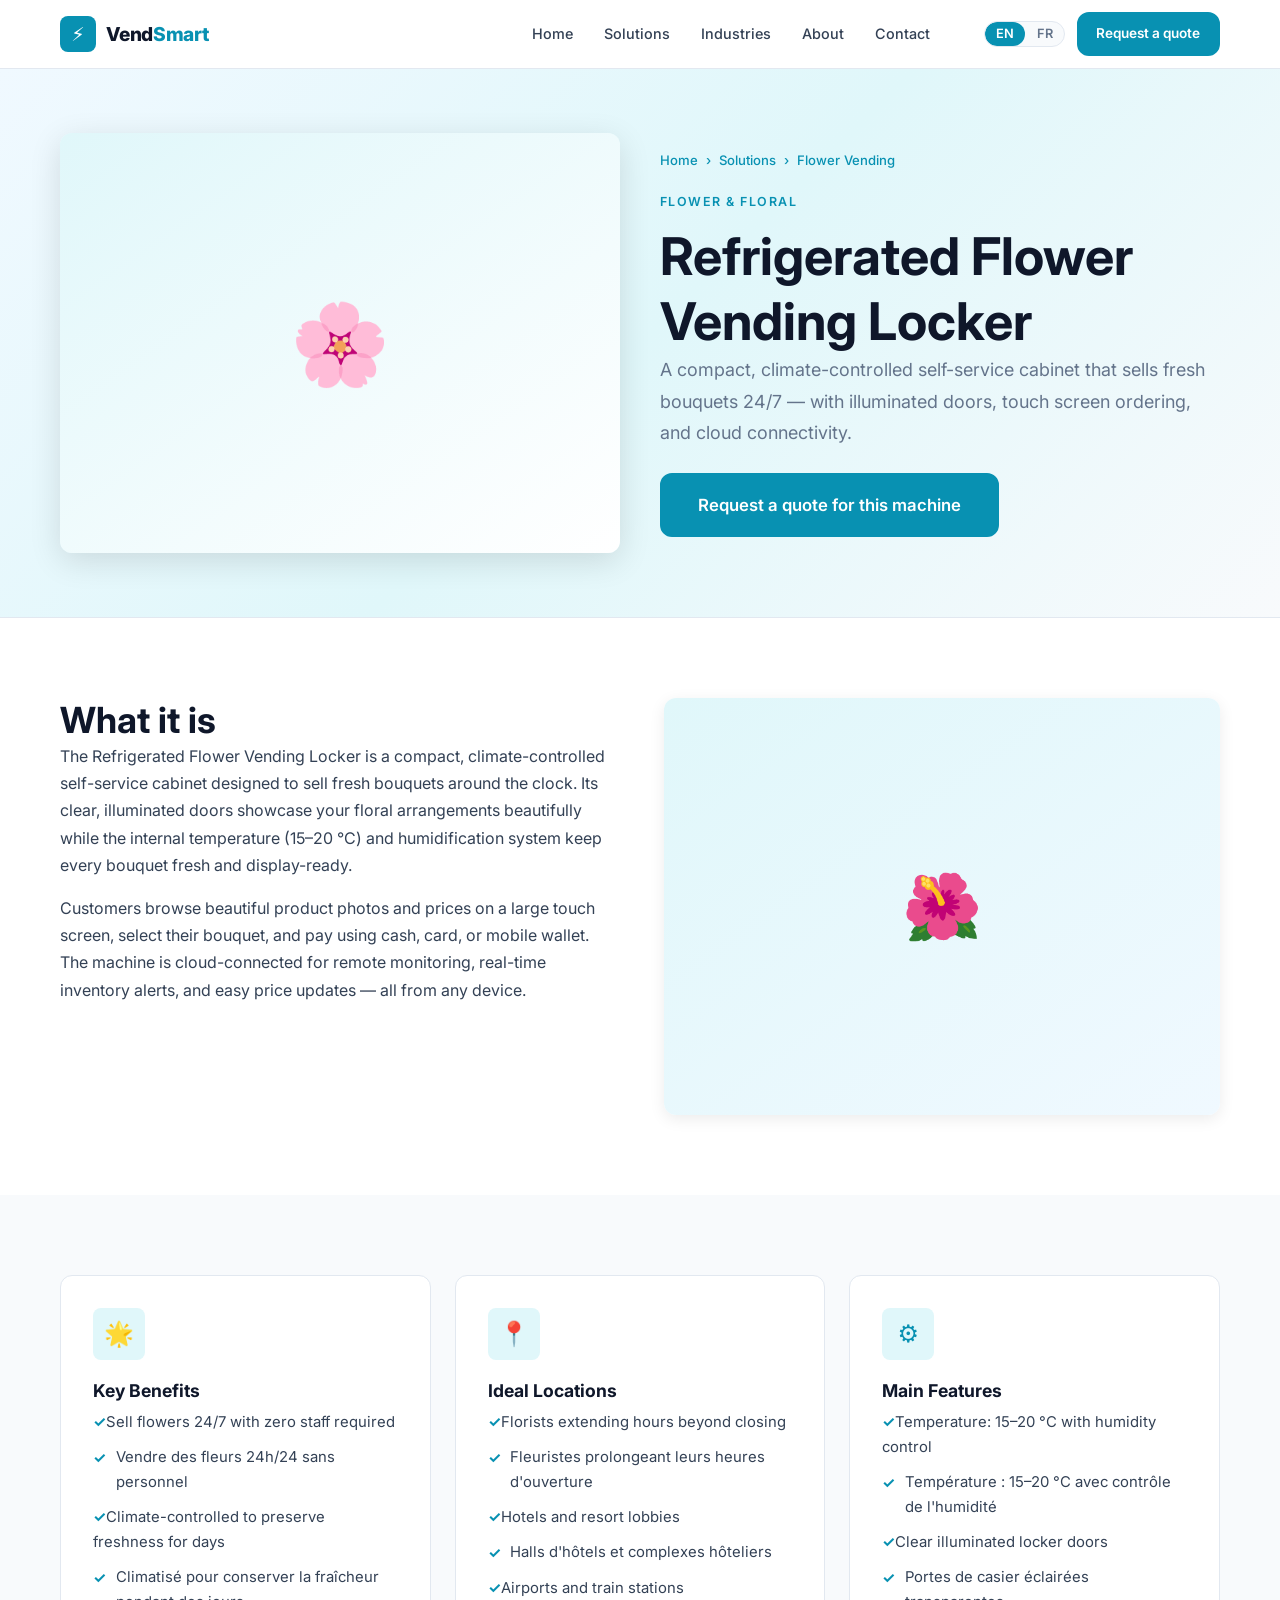
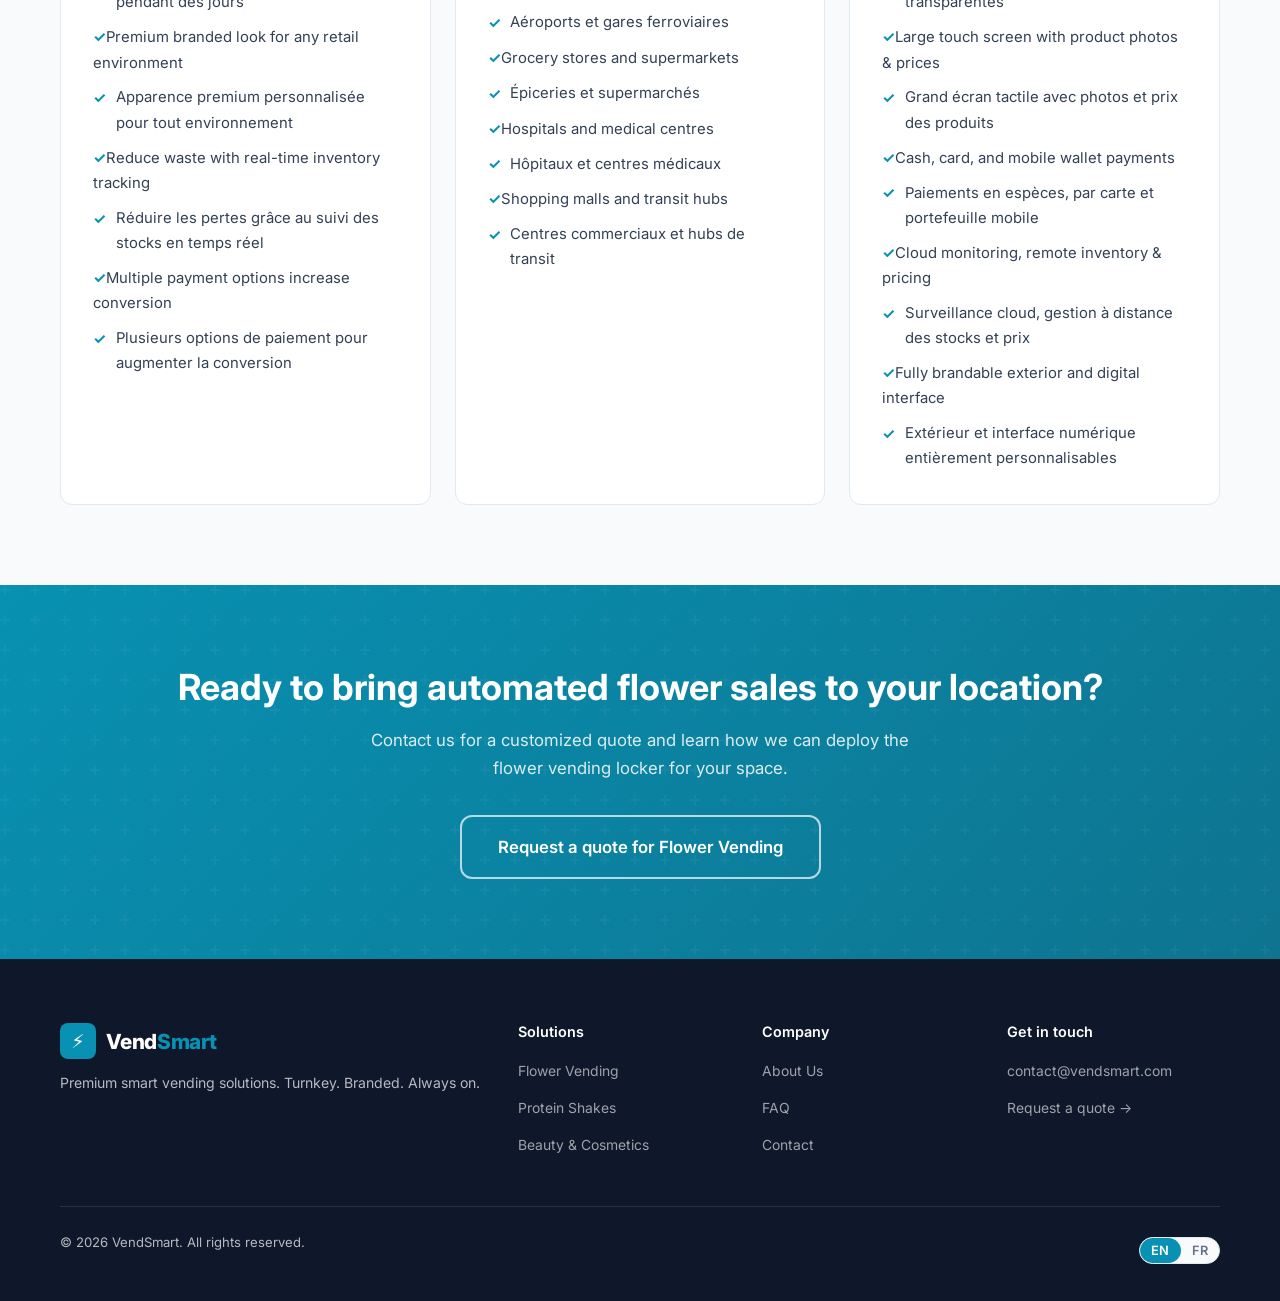
<file: flower.html>
<!DOCTYPE html>
<html lang="en" class="lang-en-default">
<head>
  <meta charset="UTF-8" />
  <meta name="viewport" content="width=device-width, initial-scale=1.0" />
  <meta name="description" content="Refrigerated flower vending locker – climate-controlled, illuminated, 24/7 automated fresh flower sales with touch screen and remote monitoring." />
  <title>Flower Vending Machine – VendSmart</title>
  <link rel="preconnect" href="https://fonts.googleapis.com" />
  <link rel="preconnect" href="https://fonts.gstatic.com" crossorigin />
  <link href="https://fonts.googleapis.com/css2?family=Inter:wght@400;500;600;700;800&display=swap" rel="stylesheet" />
  <link rel="stylesheet" href="assets/css/styles.css" />
</head>
<body>

<a class="skip-link" href="#main-content">Skip to main content</a>

<!-- HEADER -->
<header id="site-header">
  <div class="container">
    <nav class="nav-inner" aria-label="Main navigation">
      <a href="index.html" class="nav-logo" aria-label="VendSmart – Home">
        <div class="nav-logo-icon" aria-hidden="true">⚡</div>
        <span class="nav-logo-text">Vend<span>Smart</span></span>
      </a>
      <ul class="nav-links" role="list">
        <li><a href="index.html"><span data-lang="en">Home</span><span data-lang="fr">Accueil</span></a></li>
        <li><a href="solutions.html"><span data-lang="en">Solutions</span><span data-lang="fr">Solutions</span></a></li>
        <li><a href="index.html#industries"><span data-lang="en">Industries</span><span data-lang="fr">Secteurs</span></a></li>
        <li><a href="about.html"><span data-lang="en">About</span><span data-lang="fr">À propos</span></a></li>
        <li><a href="contact.html"><span data-lang="en">Contact</span><span data-lang="fr">Contact</span></a></li>
      </ul>
      <div class="nav-actions">
        <div class="lang-toggle" role="group" aria-label="Language selection">
          <button class="lang-btn" data-lang-target="en" aria-pressed="true">EN</button>
          <button class="lang-btn" data-lang-target="fr" aria-pressed="false">FR</button>
        </div>
        <a href="contact.html" class="btn btn-primary btn-sm">
          <span data-lang="en">Request a quote</span>
          <span data-lang="fr">Demander un devis</span>
        </a>
      </div>
      <button class="nav-hamburger" id="nav-hamburger" aria-label="Open menu" aria-expanded="false" aria-controls="nav-drawer">
        <span></span><span></span><span></span>
      </button>
    </nav>
  </div>
</header>

<nav id="nav-drawer" class="nav-drawer" aria-label="Mobile navigation">
  <a href="index.html"><span data-lang="en">Home</span><span data-lang="fr">Accueil</span></a>
  <a href="solutions.html"><span data-lang="en">Solutions</span><span data-lang="fr">Solutions</span></a>
  <a href="index.html#industries"><span data-lang="en">Industries</span><span data-lang="fr">Secteurs</span></a>
  <a href="about.html"><span data-lang="en">About</span><span data-lang="fr">À propos</span></a>
  <a href="contact.html"><span data-lang="en">Contact</span><span data-lang="fr">Contact</span></a>
  <div class="nav-drawer-actions">
    <a href="contact.html" class="btn btn-primary">
      <span data-lang="en">Request a quote</span>
      <span data-lang="fr">Demander un devis</span>
    </a>
    <div class="nav-drawer-lang">
      <span data-lang="en">Language:</span><span data-lang="fr">Langue :</span>
      <div class="lang-toggle" role="group" aria-label="Language selection">
        <button class="lang-btn" data-lang-target="en" aria-pressed="true">EN</button>
        <button class="lang-btn" data-lang-target="fr" aria-pressed="false">FR</button>
      </div>
    </div>
  </div>
</nav>

<!-- MAIN -->
<main id="main-content">

  <!-- Product Hero -->
  <section class="product-hero" aria-labelledby="product-heading">
    <div class="container">
      <div class="product-hero-inner">

        <!-- Visual -->
        <div>
          <div class="product-detail-img" aria-hidden="true">
            <!-- REPLACE: <img src="assets/img/flower-hero.jpg" alt="Refrigerated flower vending locker" /> -->
            🌸
          </div>
        </div>

        <!-- Text -->
        <div>
          <nav class="breadcrumb" aria-label="Breadcrumb">
            <a href="index.html"><span data-lang="en">Home</span><span data-lang="fr">Accueil</span></a>
            <span aria-hidden="true">›</span>
            <a href="solutions.html"><span data-lang="en">Solutions</span><span data-lang="fr">Solutions</span></a>
            <span aria-hidden="true">›</span>
            <span><span data-lang="en">Flower Vending</span><span data-lang="fr">Distributeur de fleurs</span></span>
          </nav>

          <p class="section-label">
            <span data-lang="en">Flower &amp; Floral</span>
            <span data-lang="fr">Fleurs &amp; Floral</span>
          </p>

          <h1 id="product-heading">
            <span data-lang="en">Refrigerated Flower Vending Locker</span>
            <!-- FR product name — PASTE FRENCH BELOW -->
            <!-- FRENCH: "Distributeur de fleurs réfrigéré" -->
            <span data-lang="fr">Distributeur de fleurs réfrigéré</span>
          </h1>

          <p class="lead">
            <!-- EN short summary — PASTE YOUR ENGLISH SUMMARY BELOW -->
            <span data-lang="en">A compact, climate-controlled self-service cabinet that sells fresh bouquets 24/7 — with illuminated doors, touch screen ordering, and cloud connectivity.</span>
            <!-- FR short summary — PASTE FRENCH BELOW -->
            <!-- FRENCH: Paste your French 1–2 sentence summary here -->
            <span data-lang="fr">Un cabinet libre-service compact et climatisé qui vend des bouquets frais 24h/24 — avec des portes éclairées, la commande par écran tactile et la connectivité cloud.</span>
          </p>

          <div style="margin-top:1.5rem; display:flex; gap:0.75rem; flex-wrap:wrap;">
            <a href="contact.html?machine=flower" class="btn btn-primary btn-lg">
              <span data-lang="en">Request a quote for this machine</span>
              <span data-lang="fr">Demander un devis pour cette machine</span>
            </a>
          </div>
        </div>

      </div>
    </div>
  </section>

  <!-- What it is -->
  <section class="section" aria-labelledby="what-it-is">
    <div class="container">
      <div class="content-cols">

        <div class="content-col">
          <h2 id="what-it-is">
            <span data-lang="en">What it is</span>
            <span data-lang="fr">Ce que c'est</span>
          </h2>
          <!--
            ====================================================================
            EN PRODUCT DESCRIPTION
            Paste your full English flower machine description below, replacing
            the placeholder <p> tag content.
            ====================================================================
          -->
          <p>
            <span data-lang="en">The Refrigerated Flower Vending Locker is a compact, climate-controlled self-service cabinet designed to sell fresh bouquets around the clock. Its clear, illuminated doors showcase your floral arrangements beautifully while the internal temperature (15–20 °C) and humidification system keep every bouquet fresh and display-ready.</span>
            <!--
              ====================================================================
              FR PRODUCT DESCRIPTION
              Paste your full French flower machine description below, replacing
              the placeholder <span data-lang="fr"> content.
              ====================================================================
            -->
            <span data-lang="fr">Le distributeur de fleurs réfrigéré est un cabinet libre-service compact et climatisé conçu pour vendre des bouquets frais 24h/24. Ses portes transparentes et éclairées mettent en valeur vos arrangements floraux tandis que le système de contrôle de la température (15–20 °C) et d'humidification maintient chaque bouquet frais et prêt à la vente.</span>
          </p>
          <p>
            <span data-lang="en">Customers browse beautiful product photos and prices on a large touch screen, select their bouquet, and pay using cash, card, or mobile wallet. The machine is cloud-connected for remote monitoring, real-time inventory alerts, and easy price updates — all from any device.</span>
            <span data-lang="fr">Les clients parcourent de belles photos de produits et les prix sur un grand écran tactile, sélectionnent leur bouquet et paient en espèces, par carte ou par portefeuille mobile. La machine est connectée au cloud pour une surveillance à distance, des alertes de stock en temps réel et des mises à jour de prix faciles — depuis n'importe quel appareil.</span>
          </p>
        </div>

        <div class="content-col">
          <div class="content-img" aria-hidden="true">
            <!-- REPLACE: <img src="assets/img/flower-detail.jpg" alt="Flower vending machine interior view" /> -->
            🌺
          </div>
        </div>

      </div>
    </div>
  </section>

  <!-- Key Benefits, Ideal Locations, Main Features -->
  <section class="section section--soft" aria-label="Product specifications">
    <div class="container">
      <div class="grid grid-3">

        <!-- Key Benefits -->
        <div class="card">
          <div class="card-icon card-icon--primary" aria-hidden="true">🌟</div>
          <h3 class="card-title">
            <span data-lang="en">Key Benefits</span>
            <span data-lang="fr">Avantages clés</span>
          </h3>
          <ul class="feature-list">
            <!--
              EN KEY BENEFITS — Edit or extend this list with your own benefits
            -->
            <li data-lang="en">Sell flowers 24/7 with zero staff required</li>
            <li data-lang="fr">Vendre des fleurs 24h/24 sans personnel</li>
            <li data-lang="en">Climate-controlled to preserve freshness for days</li>
            <li data-lang="fr">Climatisé pour conserver la fraîcheur pendant des jours</li>
            <li data-lang="en">Premium branded look for any retail environment</li>
            <li data-lang="fr">Apparence premium personnalisée pour tout environnement</li>
            <li data-lang="en">Reduce waste with real-time inventory tracking</li>
            <li data-lang="fr">Réduire les pertes grâce au suivi des stocks en temps réel</li>
            <li data-lang="en">Multiple payment options increase conversion</li>
            <li data-lang="fr">Plusieurs options de paiement pour augmenter la conversion</li>
          </ul>
        </div>

        <!-- Ideal Locations -->
        <div class="card">
          <div class="card-icon card-icon--primary" aria-hidden="true">📍</div>
          <h3 class="card-title">
            <span data-lang="en">Ideal Locations</span>
            <span data-lang="fr">Emplacements idéaux</span>
          </h3>
          <ul class="feature-list">
            <!--
              EN IDEAL LOCATIONS — Edit or extend this list
            -->
            <li data-lang="en">Florists extending hours beyond closing</li>
            <li data-lang="fr">Fleuristes prolongeant leurs heures d'ouverture</li>
            <li data-lang="en">Hotels and resort lobbies</li>
            <li data-lang="fr">Halls d'hôtels et complexes hôteliers</li>
            <li data-lang="en">Airports and train stations</li>
            <li data-lang="fr">Aéroports et gares ferroviaires</li>
            <li data-lang="en">Grocery stores and supermarkets</li>
            <li data-lang="fr">Épiceries et supermarchés</li>
            <li data-lang="en">Hospitals and medical centres</li>
            <li data-lang="fr">Hôpitaux et centres médicaux</li>
            <li data-lang="en">Shopping malls and transit hubs</li>
            <li data-lang="fr">Centres commerciaux et hubs de transit</li>
          </ul>
        </div>

        <!-- Main Features -->
        <div class="card">
          <div class="card-icon card-icon--primary" aria-hidden="true">⚙️</div>
          <h3 class="card-title">
            <span data-lang="en">Main Features</span>
            <span data-lang="fr">Caractéristiques principales</span>
          </h3>
          <ul class="feature-list">
            <!--
              EN MAIN FEATURES — Edit or extend this technical features list
            -->
            <li data-lang="en">Temperature: 15–20 °C with humidity control</li>
            <li data-lang="fr">Température : 15–20 °C avec contrôle de l'humidité</li>
            <li data-lang="en">Clear illuminated locker doors</li>
            <li data-lang="fr">Portes de casier éclairées transparentes</li>
            <li data-lang="en">Large touch screen with product photos &amp; prices</li>
            <li data-lang="fr">Grand écran tactile avec photos et prix des produits</li>
            <li data-lang="en">Cash, card, and mobile wallet payments</li>
            <li data-lang="fr">Paiements en espèces, par carte et portefeuille mobile</li>
            <li data-lang="en">Cloud monitoring, remote inventory &amp; pricing</li>
            <li data-lang="fr">Surveillance cloud, gestion à distance des stocks et prix</li>
            <li data-lang="en">Fully brandable exterior and digital interface</li>
            <li data-lang="fr">Extérieur et interface numérique entièrement personnalisables</li>
          </ul>
        </div>

      </div>
    </div>
  </section>

  <!-- CTA -->
  <section class="cta-band" aria-labelledby="flower-cta">
    <div class="container" style="position:relative; z-index:1;">
      <h2 id="flower-cta">
        <span data-lang="en">Ready to bring automated flower sales to your location?</span>
        <span data-lang="fr">Prêt à apporter la vente automatisée de fleurs à votre emplacement ?</span>
      </h2>
      <p>
        <span data-lang="en">Contact us for a customized quote and learn how we can deploy the flower vending locker for your space.</span>
        <span data-lang="fr">Contactez-nous pour un devis personnalisé et découvrez comment nous pouvons déployer le distributeur de fleurs dans votre espace.</span>
      </p>
      <div class="btn-group">
        <a href="contact.html?machine=flower" class="btn btn-outline-white btn-lg">
          <span data-lang="en">Request a quote for Flower Vending</span>
          <span data-lang="fr">Demander un devis – Distributeur de fleurs</span>
        </a>
      </div>
    </div>
  </section>

</main>

<!-- FOOTER -->
<footer id="site-footer">
  <div class="container">
    <div class="footer-grid">
      <div class="footer-brand">
        <a href="index.html" class="nav-logo" style="text-decoration:none;">
          <div class="nav-logo-icon" aria-hidden="true">⚡</div>
          <span class="nav-logo-text">Vend<span>Smart</span></span>
        </a>
        <p><span data-lang="en">Premium smart vending solutions. Turnkey. Branded. Always on.</span><span data-lang="fr">Solutions de distribution intelligentes haut de gamme. Clé en main. Personnalisées. Toujours disponibles.</span></p>
      </div>
      <div class="footer-col">
        <h5><span data-lang="en">Solutions</span><span data-lang="fr">Solutions</span></h5>
        <ul role="list">
          <li><a href="flower.html"><span data-lang="en">Flower Vending</span><span data-lang="fr">Distributeur de fleurs</span></a></li>
          <li><a href="protein.html"><span data-lang="en">Protein Shakes</span><span data-lang="fr">Boissons protéinées</span></a></li>
          <li><a href="beauty.html"><span data-lang="en">Beauty &amp; Cosmetics</span><span data-lang="fr">Beauté &amp; Cosmétiques</span></a></li>
        </ul>
      </div>
      <div class="footer-col">
        <h5><span data-lang="en">Company</span><span data-lang="fr">Entreprise</span></h5>
        <ul role="list">
          <li><a href="about.html"><span data-lang="en">About Us</span><span data-lang="fr">À propos</span></a></li>
          <li><a href="about.html#faq">FAQ</a></li>
          <li><a href="contact.html"><span data-lang="en">Contact</span><span data-lang="fr">Contact</span></a></li>
        </ul>
      </div>
      <div class="footer-col">
        <h5><span data-lang="en">Get in touch</span><span data-lang="fr">Nous contacter</span></h5>
        <ul role="list">
          <li><a href="mailto:contact@vendsmart.com">contact@vendsmart.com</a></li>
          <li><a href="contact.html"><span data-lang="en">Request a quote →</span><span data-lang="fr">Demander un devis →</span></a></li>
        </ul>
      </div>
    </div>
    <div class="footer-bottom">
      <p>&copy; <span id="year"></span> VendSmart. <span data-lang="en">All rights reserved.</span><span data-lang="fr">Tous droits réservés.</span></p>
      <div class="lang-toggle" role="group" aria-label="Language selection">
        <button class="lang-btn" data-lang-target="en" aria-pressed="true">EN</button>
        <button class="lang-btn" data-lang-target="fr" aria-pressed="false">FR</button>
      </div>
    </div>
  </div>
</footer>

<script src="assets/js/main.js"></script>
<script>document.getElementById('year').textContent = new Date().getFullYear();</script>
</body>
</html>
</file>
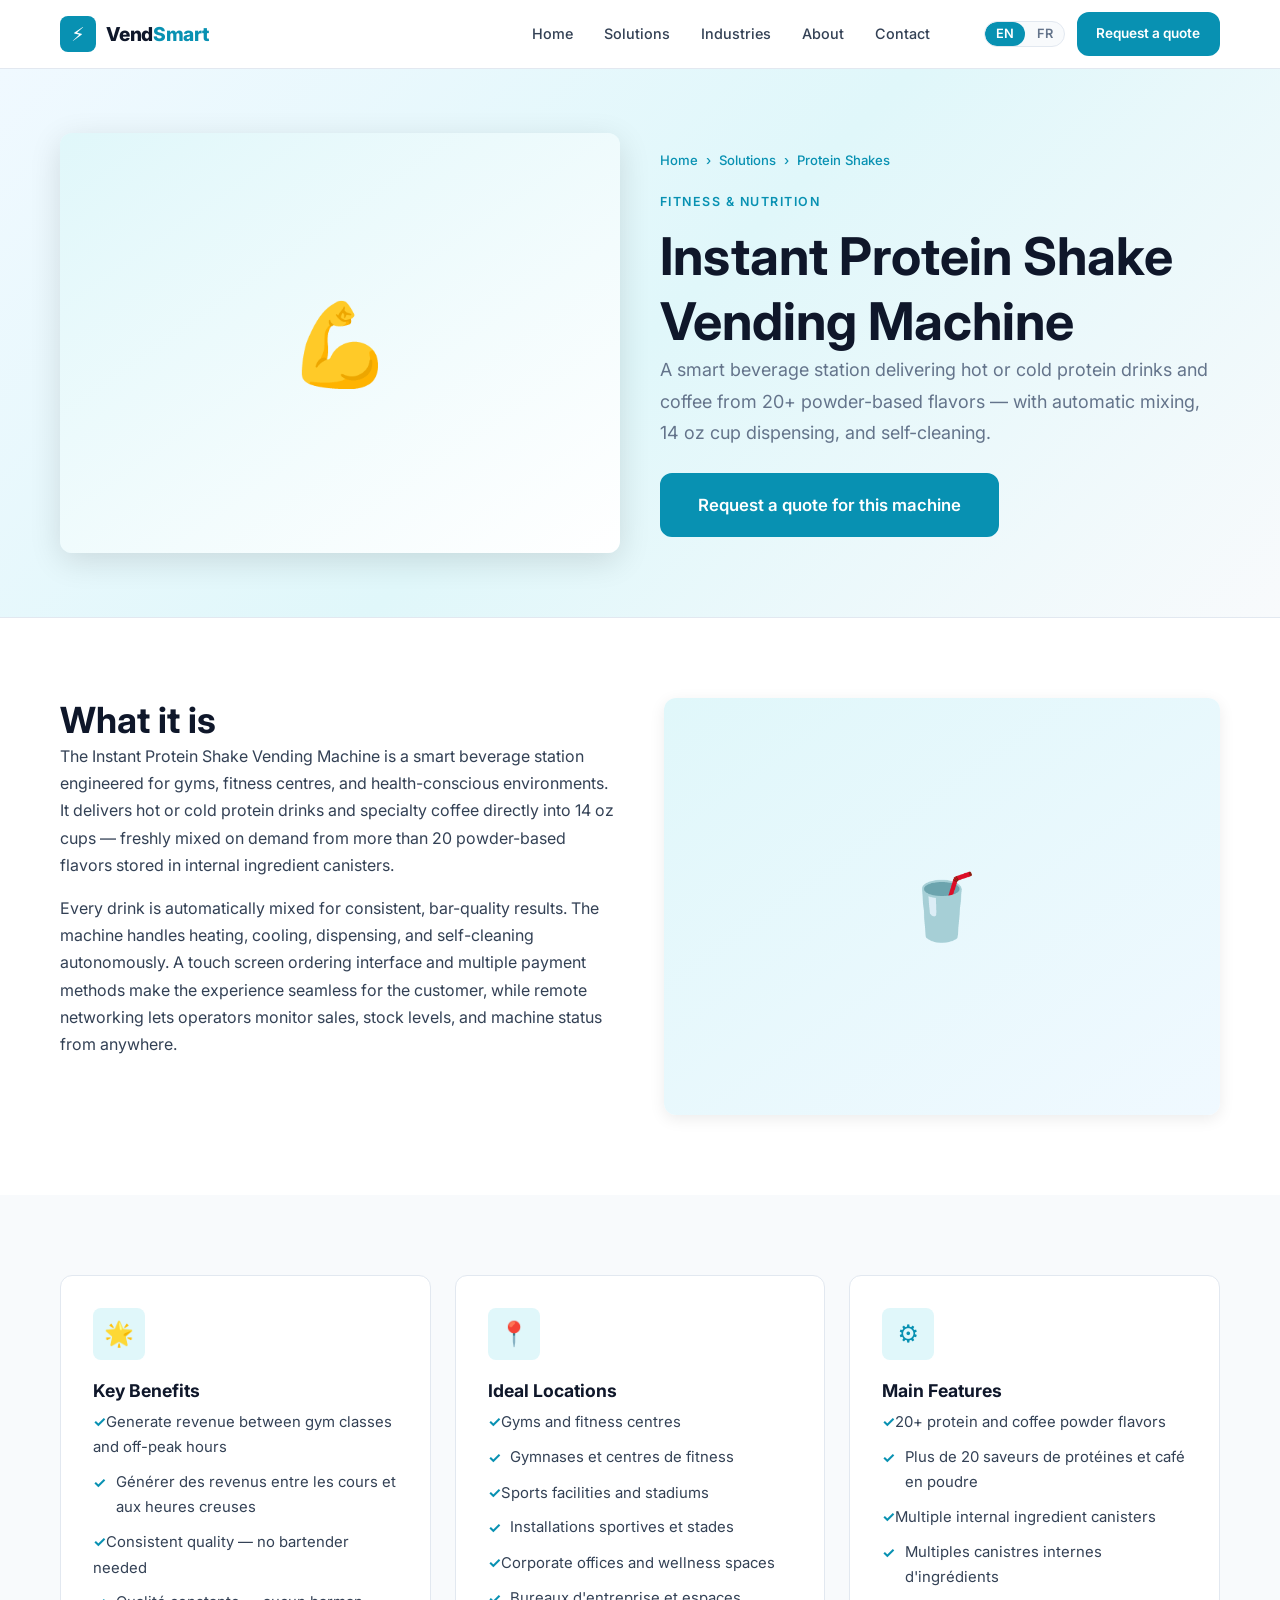
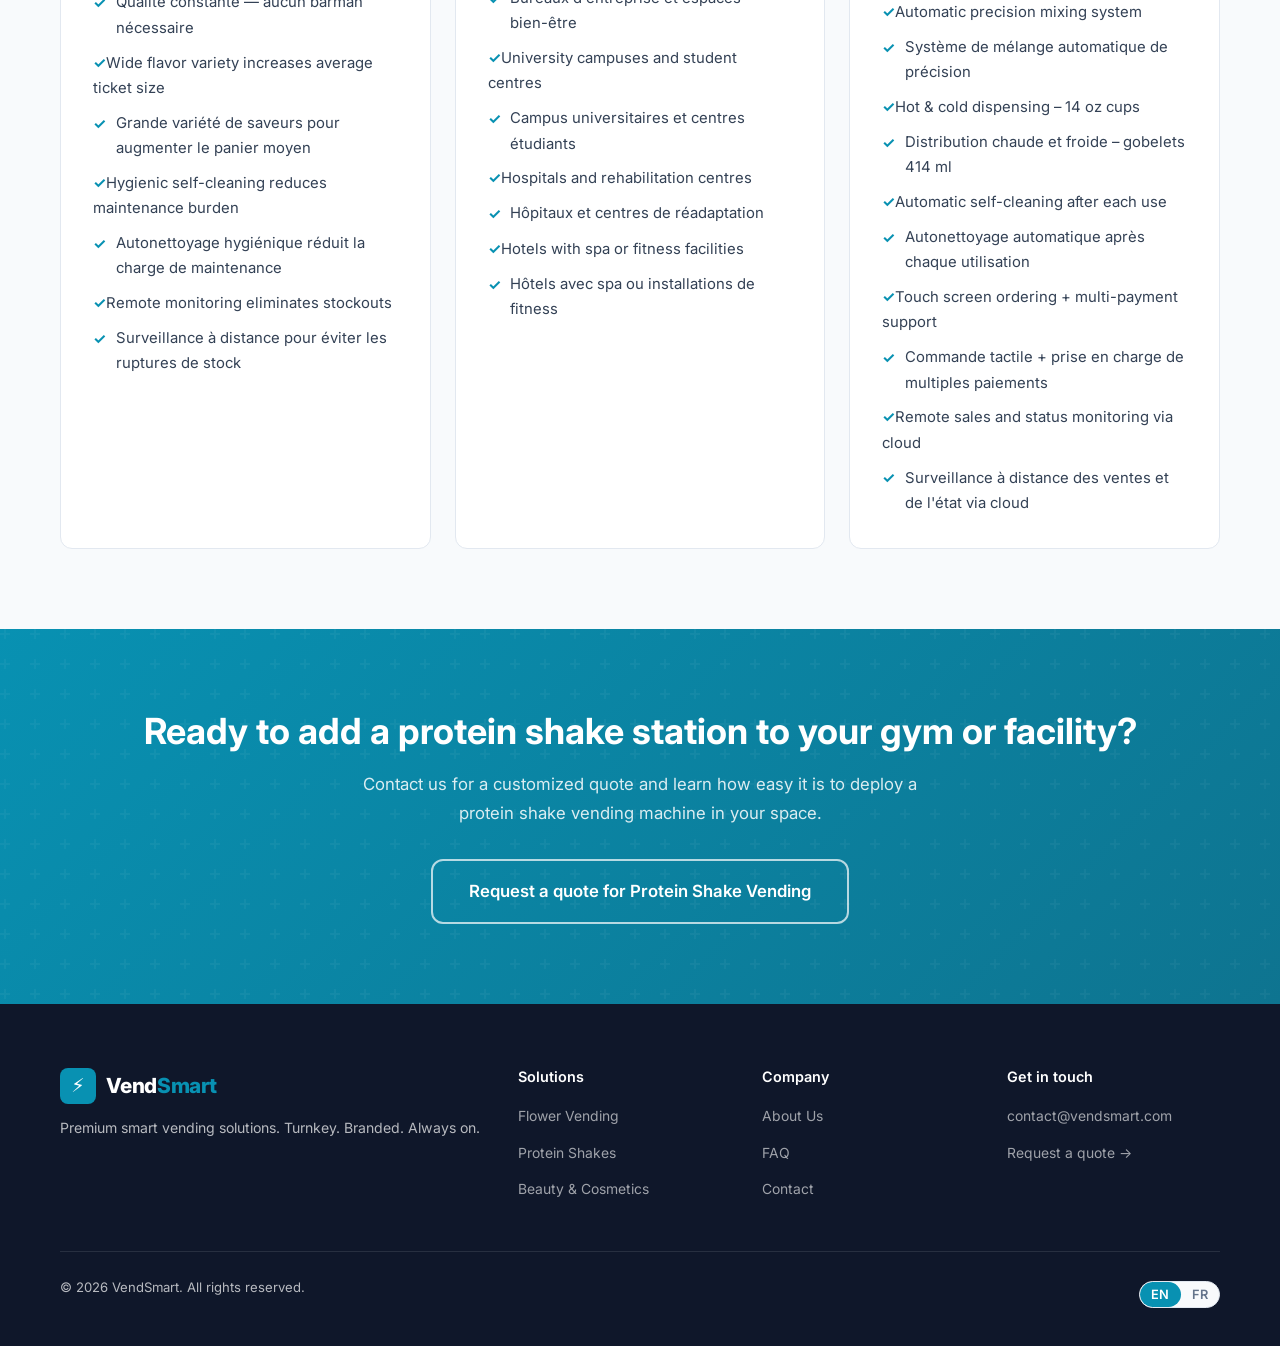
<file: protein.html>
<!DOCTYPE html>
<html lang="en" class="lang-en-default">
<head>
  <meta charset="UTF-8" />
  <meta name="viewport" content="width=device-width, initial-scale=1.0" />
  <meta name="description" content="Instant protein shake vending machine – smart beverage station with 20+ flavors, automatic mixing, hot & cold dispensing, self-cleaning, and remote monitoring." />
  <title>Protein Shake Vending Machine – VendSmart</title>
  <link rel="preconnect" href="https://fonts.googleapis.com" />
  <link rel="preconnect" href="https://fonts.gstatic.com" crossorigin />
  <link href="https://fonts.googleapis.com/css2?family=Inter:wght@400;500;600;700;800&display=swap" rel="stylesheet" />
  <link rel="stylesheet" href="assets/css/styles.css" />
</head>
<body>

<a class="skip-link" href="#main-content">Skip to main content</a>

<!-- HEADER -->
<header id="site-header">
  <div class="container">
    <nav class="nav-inner" aria-label="Main navigation">
      <a href="index.html" class="nav-logo" aria-label="VendSmart – Home">
        <div class="nav-logo-icon" aria-hidden="true">⚡</div>
        <span class="nav-logo-text">Vend<span>Smart</span></span>
      </a>
      <ul class="nav-links" role="list">
        <li><a href="index.html"><span data-lang="en">Home</span><span data-lang="fr">Accueil</span></a></li>
        <li><a href="solutions.html"><span data-lang="en">Solutions</span><span data-lang="fr">Solutions</span></a></li>
        <li><a href="index.html#industries"><span data-lang="en">Industries</span><span data-lang="fr">Secteurs</span></a></li>
        <li><a href="about.html"><span data-lang="en">About</span><span data-lang="fr">À propos</span></a></li>
        <li><a href="contact.html"><span data-lang="en">Contact</span><span data-lang="fr">Contact</span></a></li>
      </ul>
      <div class="nav-actions">
        <div class="lang-toggle" role="group" aria-label="Language selection">
          <button class="lang-btn" data-lang-target="en" aria-pressed="true">EN</button>
          <button class="lang-btn" data-lang-target="fr" aria-pressed="false">FR</button>
        </div>
        <a href="contact.html" class="btn btn-primary btn-sm">
          <span data-lang="en">Request a quote</span>
          <span data-lang="fr">Demander un devis</span>
        </a>
      </div>
      <button class="nav-hamburger" id="nav-hamburger" aria-label="Open menu" aria-expanded="false" aria-controls="nav-drawer">
        <span></span><span></span><span></span>
      </button>
    </nav>
  </div>
</header>

<nav id="nav-drawer" class="nav-drawer" aria-label="Mobile navigation">
  <a href="index.html"><span data-lang="en">Home</span><span data-lang="fr">Accueil</span></a>
  <a href="solutions.html"><span data-lang="en">Solutions</span><span data-lang="fr">Solutions</span></a>
  <a href="index.html#industries"><span data-lang="en">Industries</span><span data-lang="fr">Secteurs</span></a>
  <a href="about.html"><span data-lang="en">About</span><span data-lang="fr">À propos</span></a>
  <a href="contact.html"><span data-lang="en">Contact</span><span data-lang="fr">Contact</span></a>
  <div class="nav-drawer-actions">
    <a href="contact.html" class="btn btn-primary">
      <span data-lang="en">Request a quote</span>
      <span data-lang="fr">Demander un devis</span>
    </a>
    <div class="nav-drawer-lang">
      <span data-lang="en">Language:</span><span data-lang="fr">Langue :</span>
      <div class="lang-toggle" role="group" aria-label="Language selection">
        <button class="lang-btn" data-lang-target="en" aria-pressed="true">EN</button>
        <button class="lang-btn" data-lang-target="fr" aria-pressed="false">FR</button>
      </div>
    </div>
  </div>
</nav>

<!-- MAIN -->
<main id="main-content">

  <!-- Product Hero -->
  <section class="product-hero" aria-labelledby="product-heading">
    <div class="container">
      <div class="product-hero-inner">

        <div>
          <div class="product-detail-img" aria-hidden="true">
            <!-- REPLACE: <img src="assets/img/protein-hero.jpg" alt="Protein shake vending machine" /> -->
            💪
          </div>
        </div>

        <div>
          <nav class="breadcrumb" aria-label="Breadcrumb">
            <a href="index.html"><span data-lang="en">Home</span><span data-lang="fr">Accueil</span></a>
            <span aria-hidden="true">›</span>
            <a href="solutions.html"><span data-lang="en">Solutions</span><span data-lang="fr">Solutions</span></a>
            <span aria-hidden="true">›</span>
            <span><span data-lang="en">Protein Shakes</span><span data-lang="fr">Boissons protéinées</span></span>
          </nav>

          <p class="section-label">
            <span data-lang="en">Fitness &amp; Nutrition</span>
            <span data-lang="fr">Fitness &amp; Nutrition</span>
          </p>

          <h1 id="product-heading">
            <span data-lang="en">Instant Protein Shake Vending Machine</span>
            <!-- FR product name — PASTE FRENCH BELOW -->
            <!-- FRENCH: "Distributeur de boissons protéinées instantanées" -->
            <span data-lang="fr">Distributeur de boissons protéinées instantanées</span>
          </h1>

          <p class="lead">
            <!-- EN short summary — PASTE YOUR ENGLISH SUMMARY BELOW -->
            <span data-lang="en">A smart beverage station delivering hot or cold protein drinks and coffee from 20+ powder-based flavors — with automatic mixing, 14 oz cup dispensing, and self-cleaning.</span>
            <!-- FR short summary — PASTE FRENCH BELOW -->
            <!-- FRENCH: Paste your French 1–2 sentence summary here -->
            <span data-lang="fr">Une station de boissons intelligente qui délivre des boissons protéinées chaudes ou froides et du café à partir de plus de 20 saveurs en poudre — avec mélange automatique, distribution en gobelet de 414 ml et autonettoyage.</span>
          </p>

          <div style="margin-top:1.5rem; display:flex; gap:0.75rem; flex-wrap:wrap;">
            <a href="contact.html?machine=protein" class="btn btn-primary btn-lg">
              <span data-lang="en">Request a quote for this machine</span>
              <span data-lang="fr">Demander un devis pour cette machine</span>
            </a>
          </div>
        </div>

      </div>
    </div>
  </section>

  <!-- What it is -->
  <section class="section" aria-labelledby="what-it-is">
    <div class="container">
      <div class="content-cols">

        <div class="content-col">
          <h2 id="what-it-is">
            <span data-lang="en">What it is</span>
            <span data-lang="fr">Ce que c'est</span>
          </h2>
          <!--
            ====================================================================
            EN PRODUCT DESCRIPTION
            Paste your full English protein machine description below.
            ====================================================================
          -->
          <p>
            <span data-lang="en">The Instant Protein Shake Vending Machine is a smart beverage station engineered for gyms, fitness centres, and health-conscious environments. It delivers hot or cold protein drinks and specialty coffee directly into 14 oz cups — freshly mixed on demand from more than 20 powder-based flavors stored in internal ingredient canisters.</span>
            <!--
              ====================================================================
              FR PRODUCT DESCRIPTION
              Paste your full French protein machine description below.
              ====================================================================
            -->
            <span data-lang="fr">Le distributeur de boissons protéinées instantanées est une station de boissons intelligente conçue pour les gymnases, centres de fitness et environnements axés sur la santé. Il délivre des boissons protéinées chaudes ou froides et du café spécialisé directement dans des gobelets de 414 ml — fraîchement mélangés à la demande à partir de plus de 20 saveurs en poudre.</span>
          </p>
          <p>
            <span data-lang="en">Every drink is automatically mixed for consistent, bar-quality results. The machine handles heating, cooling, dispensing, and self-cleaning autonomously. A touch screen ordering interface and multiple payment methods make the experience seamless for the customer, while remote networking lets operators monitor sales, stock levels, and machine status from anywhere.</span>
            <span data-lang="fr">Chaque boisson est mélangée automatiquement pour des résultats constants, dignes d'un bar. La machine gère chauffage, refroidissement, distribution et autonettoyage de manière autonome. Une interface de commande tactile et plusieurs modes de paiement rendent l'expérience fluide, tandis que la mise en réseau à distance permet aux opérateurs de surveiller les ventes et l'état de la machine.</span>
          </p>
        </div>

        <div class="content-col">
          <div class="content-img" aria-hidden="true">
            <!-- REPLACE: <img src="assets/img/protein-detail.jpg" alt="Protein shake vending machine detail" /> -->
            🥤
          </div>
        </div>

      </div>
    </div>
  </section>

  <!-- Key Benefits, Ideal Locations, Main Features -->
  <section class="section section--soft" aria-label="Product specifications">
    <div class="container">
      <div class="grid grid-3">

        <!-- Key Benefits -->
        <div class="card">
          <div class="card-icon card-icon--primary" aria-hidden="true">🌟</div>
          <h3 class="card-title">
            <span data-lang="en">Key Benefits</span>
            <span data-lang="fr">Avantages clés</span>
          </h3>
          <ul class="feature-list">
            <li data-lang="en">Generate revenue between gym classes and off-peak hours</li>
            <li data-lang="fr">Générer des revenus entre les cours et aux heures creuses</li>
            <li data-lang="en">Consistent quality — no bartender needed</li>
            <li data-lang="fr">Qualité constante — aucun barman nécessaire</li>
            <li data-lang="en">Wide flavor variety increases average ticket size</li>
            <li data-lang="fr">Grande variété de saveurs pour augmenter le panier moyen</li>
            <li data-lang="en">Hygienic self-cleaning reduces maintenance burden</li>
            <li data-lang="fr">Autonettoyage hygiénique réduit la charge de maintenance</li>
            <li data-lang="en">Remote monitoring eliminates stockouts</li>
            <li data-lang="fr">Surveillance à distance pour éviter les ruptures de stock</li>
          </ul>
        </div>

        <!-- Ideal Locations -->
        <div class="card">
          <div class="card-icon card-icon--primary" aria-hidden="true">📍</div>
          <h3 class="card-title">
            <span data-lang="en">Ideal Locations</span>
            <span data-lang="fr">Emplacements idéaux</span>
          </h3>
          <ul class="feature-list">
            <li data-lang="en">Gyms and fitness centres</li>
            <li data-lang="fr">Gymnases et centres de fitness</li>
            <li data-lang="en">Sports facilities and stadiums</li>
            <li data-lang="fr">Installations sportives et stades</li>
            <li data-lang="en">Corporate offices and wellness spaces</li>
            <li data-lang="fr">Bureaux d'entreprise et espaces bien-être</li>
            <li data-lang="en">University campuses and student centres</li>
            <li data-lang="fr">Campus universitaires et centres étudiants</li>
            <li data-lang="en">Hospitals and rehabilitation centres</li>
            <li data-lang="fr">Hôpitaux et centres de réadaptation</li>
            <li data-lang="en">Hotels with spa or fitness facilities</li>
            <li data-lang="fr">Hôtels avec spa ou installations de fitness</li>
          </ul>
        </div>

        <!-- Main Features -->
        <div class="card">
          <div class="card-icon card-icon--primary" aria-hidden="true">⚙️</div>
          <h3 class="card-title">
            <span data-lang="en">Main Features</span>
            <span data-lang="fr">Caractéristiques principales</span>
          </h3>
          <ul class="feature-list">
            <li data-lang="en">20+ protein and coffee powder flavors</li>
            <li data-lang="fr">Plus de 20 saveurs de protéines et café en poudre</li>
            <li data-lang="en">Multiple internal ingredient canisters</li>
            <li data-lang="fr">Multiples canistres internes d'ingrédients</li>
            <li data-lang="en">Automatic precision mixing system</li>
            <li data-lang="fr">Système de mélange automatique de précision</li>
            <li data-lang="en">Hot &amp; cold dispensing – 14 oz cups</li>
            <li data-lang="fr">Distribution chaude et froide – gobelets 414 ml</li>
            <li data-lang="en">Automatic self-cleaning after each use</li>
            <li data-lang="fr">Autonettoyage automatique après chaque utilisation</li>
            <li data-lang="en">Touch screen ordering + multi-payment support</li>
            <li data-lang="fr">Commande tactile + prise en charge de multiples paiements</li>
            <li data-lang="en">Remote sales and status monitoring via cloud</li>
            <li data-lang="fr">Surveillance à distance des ventes et de l'état via cloud</li>
          </ul>
        </div>

      </div>
    </div>
  </section>

  <!-- CTA -->
  <section class="cta-band" aria-labelledby="protein-cta">
    <div class="container" style="position:relative; z-index:1;">
      <h2 id="protein-cta">
        <span data-lang="en">Ready to add a protein shake station to your gym or facility?</span>
        <span data-lang="fr">Prêt à ajouter une station de boissons protéinées à votre gymnase ou établissement ?</span>
      </h2>
      <p>
        <span data-lang="en">Contact us for a customized quote and learn how easy it is to deploy a protein shake vending machine in your space.</span>
        <span data-lang="fr">Contactez-nous pour un devis personnalisé et découvrez à quel point il est facile de déployer un distributeur de boissons protéinées dans votre espace.</span>
      </p>
      <div class="btn-group">
        <a href="contact.html?machine=protein" class="btn btn-outline-white btn-lg">
          <span data-lang="en">Request a quote for Protein Shake Vending</span>
          <span data-lang="fr">Demander un devis – Distributeur de boissons protéinées</span>
        </a>
      </div>
    </div>
  </section>

</main>

<!-- FOOTER -->
<footer id="site-footer">
  <div class="container">
    <div class="footer-grid">
      <div class="footer-brand">
        <a href="index.html" class="nav-logo" style="text-decoration:none;">
          <div class="nav-logo-icon" aria-hidden="true">⚡</div>
          <span class="nav-logo-text">Vend<span>Smart</span></span>
        </a>
        <p><span data-lang="en">Premium smart vending solutions. Turnkey. Branded. Always on.</span><span data-lang="fr">Solutions de distribution intelligentes haut de gamme. Clé en main. Personnalisées. Toujours disponibles.</span></p>
      </div>
      <div class="footer-col">
        <h5><span data-lang="en">Solutions</span><span data-lang="fr">Solutions</span></h5>
        <ul role="list">
          <li><a href="flower.html"><span data-lang="en">Flower Vending</span><span data-lang="fr">Distributeur de fleurs</span></a></li>
          <li><a href="protein.html"><span data-lang="en">Protein Shakes</span><span data-lang="fr">Boissons protéinées</span></a></li>
          <li><a href="beauty.html"><span data-lang="en">Beauty &amp; Cosmetics</span><span data-lang="fr">Beauté &amp; Cosmétiques</span></a></li>
        </ul>
      </div>
      <div class="footer-col">
        <h5><span data-lang="en">Company</span><span data-lang="fr">Entreprise</span></h5>
        <ul role="list">
          <li><a href="about.html"><span data-lang="en">About Us</span><span data-lang="fr">À propos</span></a></li>
          <li><a href="about.html#faq">FAQ</a></li>
          <li><a href="contact.html"><span data-lang="en">Contact</span><span data-lang="fr">Contact</span></a></li>
        </ul>
      </div>
      <div class="footer-col">
        <h5><span data-lang="en">Get in touch</span><span data-lang="fr">Nous contacter</span></h5>
        <ul role="list">
          <li><a href="mailto:contact@vendsmart.com">contact@vendsmart.com</a></li>
          <li><a href="contact.html"><span data-lang="en">Request a quote →</span><span data-lang="fr">Demander un devis →</span></a></li>
        </ul>
      </div>
    </div>
    <div class="footer-bottom">
      <p>&copy; <span id="year"></span> VendSmart. <span data-lang="en">All rights reserved.</span><span data-lang="fr">Tous droits réservés.</span></p>
      <div class="lang-toggle" role="group" aria-label="Language selection">
        <button class="lang-btn" data-lang-target="en" aria-pressed="true">EN</button>
        <button class="lang-btn" data-lang-target="fr" aria-pressed="false">FR</button>
      </div>
    </div>
  </div>
</footer>

<script src="assets/js/main.js"></script>
<script>document.getElementById('year').textContent = new Date().getFullYear();</script>
</body>
</html>
</file>
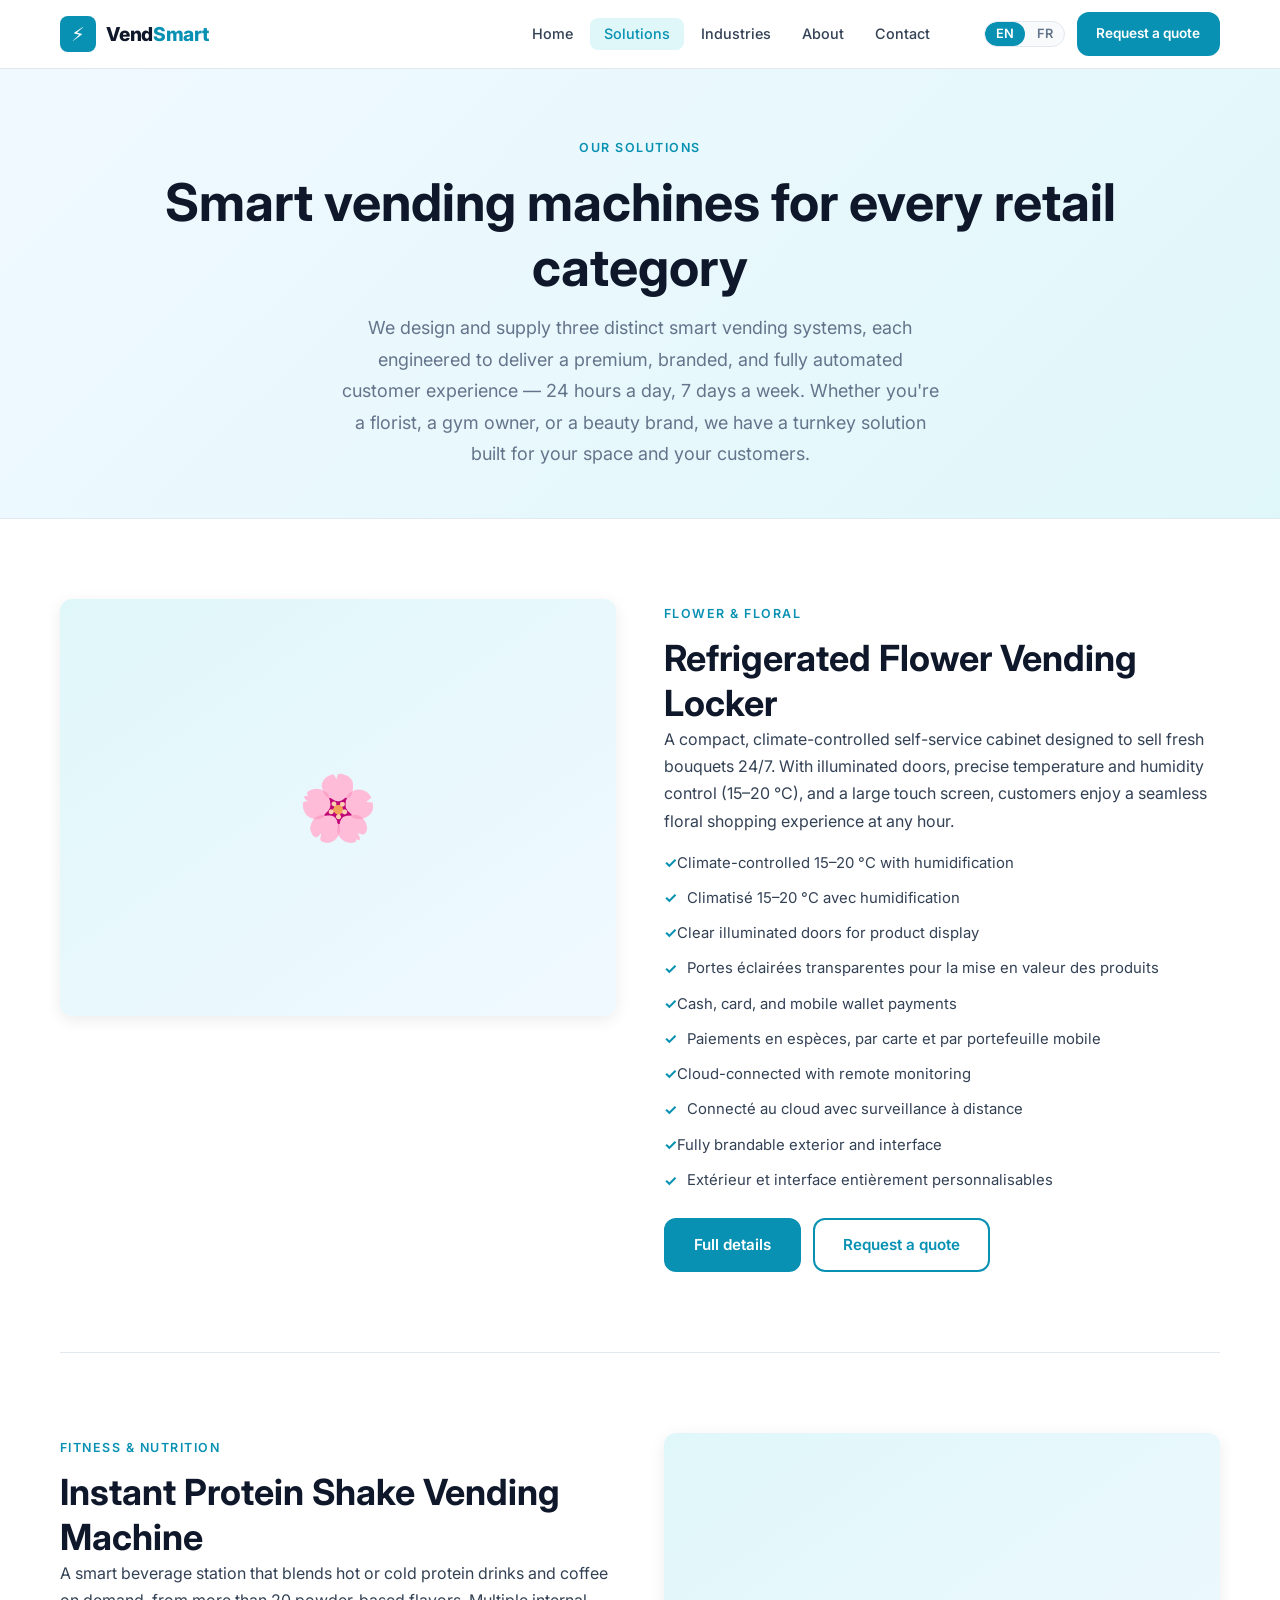
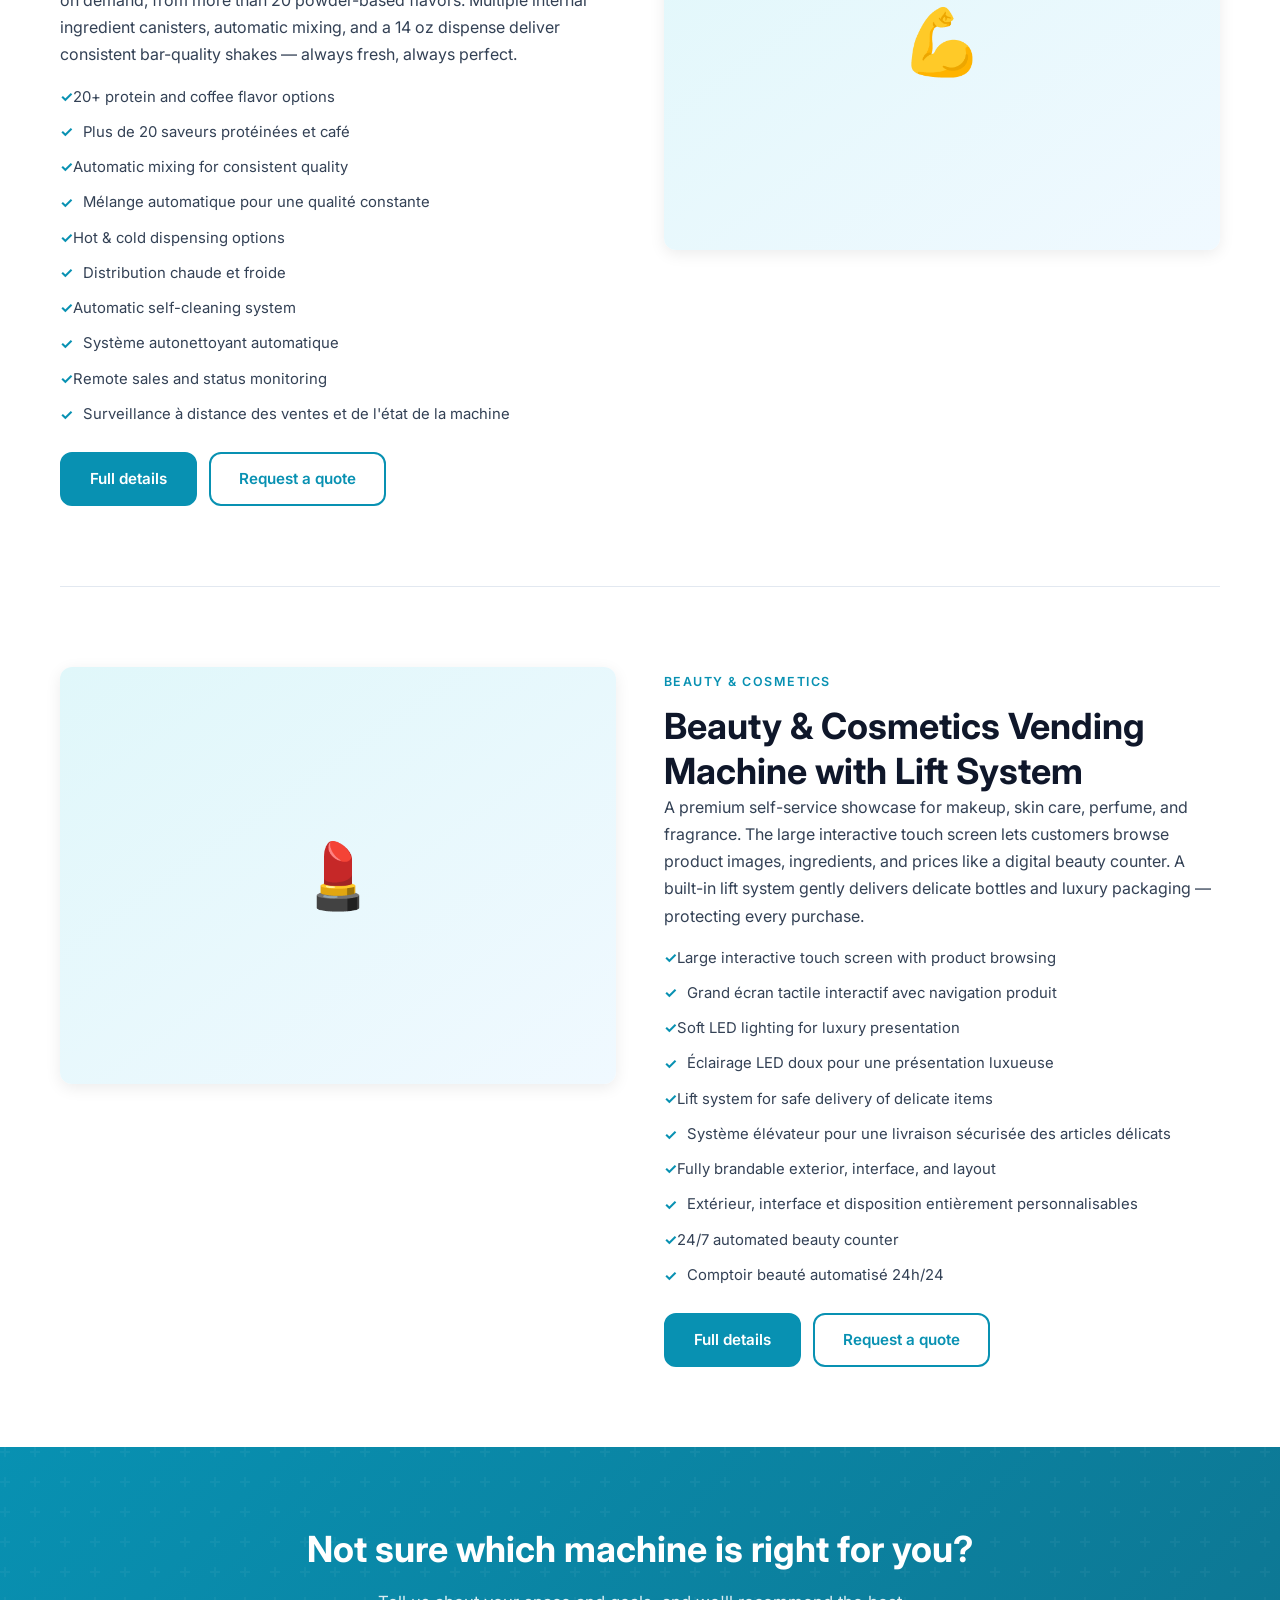
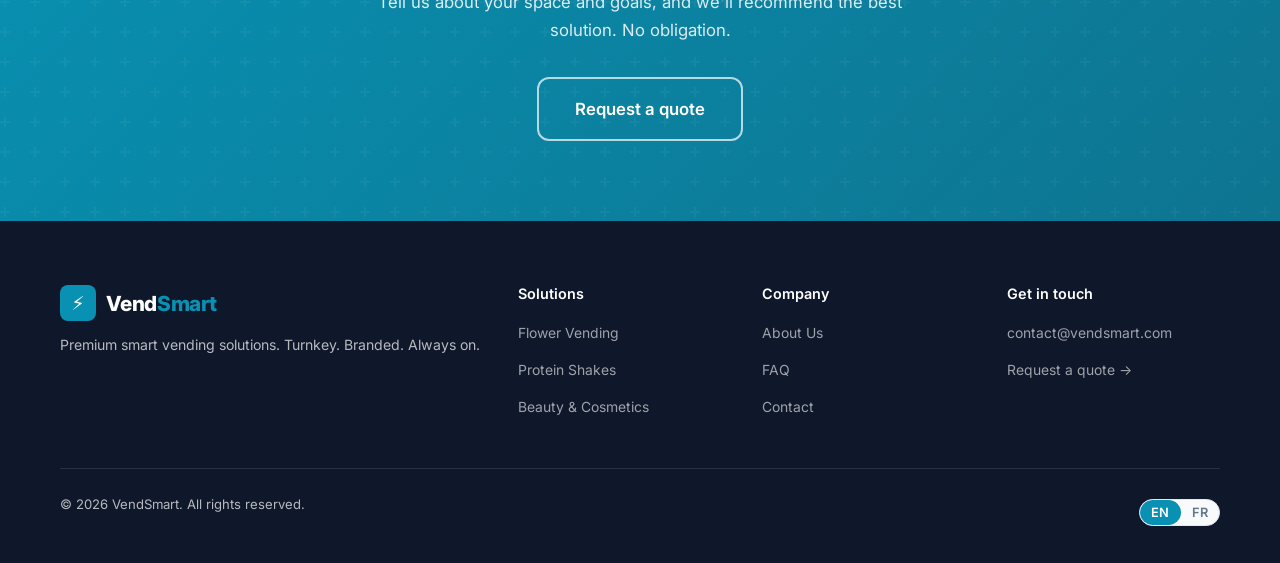
<file: solutions.html>
<!DOCTYPE html>
<html lang="en" class="lang-en-default">
<head>
  <meta charset="UTF-8" />
  <meta name="viewport" content="width=device-width, initial-scale=1.0" />
  <meta name="description" content="VendSmart smart vending solutions: refrigerated flower locker, protein shake station, and beauty cosmetics vending machine. Premium B2B automated retail." />
  <title>Solutions – VendSmart</title>
  <link rel="preconnect" href="https://fonts.googleapis.com" />
  <link rel="preconnect" href="https://fonts.gstatic.com" crossorigin />
  <link href="https://fonts.googleapis.com/css2?family=Inter:wght@400;500;600;700;800&display=swap" rel="stylesheet" />
  <link rel="stylesheet" href="assets/css/styles.css" />
</head>
<body>

<a class="skip-link" href="#main-content">Skip to main content</a>

<!-- HEADER (same across all pages) -->
<header id="site-header">
  <div class="container">
    <nav class="nav-inner" aria-label="Main navigation">
      <a href="index.html" class="nav-logo" aria-label="VendSmart – Home">
        <div class="nav-logo-icon" aria-hidden="true">⚡</div>
        <span class="nav-logo-text">Vend<span>Smart</span></span>
      </a>
      <ul class="nav-links" role="list">
        <li><a href="index.html"><span data-lang="en">Home</span><span data-lang="fr">Accueil</span></a></li>
        <li><a href="solutions.html"><span data-lang="en">Solutions</span><span data-lang="fr">Solutions</span></a></li>
        <li><a href="index.html#industries"><span data-lang="en">Industries</span><span data-lang="fr">Secteurs</span></a></li>
        <li><a href="about.html"><span data-lang="en">About</span><span data-lang="fr">À propos</span></a></li>
        <li><a href="contact.html"><span data-lang="en">Contact</span><span data-lang="fr">Contact</span></a></li>
      </ul>
      <div class="nav-actions">
        <div class="lang-toggle" role="group" aria-label="Language selection">
          <button class="lang-btn" data-lang-target="en" aria-pressed="true">EN</button>
          <button class="lang-btn" data-lang-target="fr" aria-pressed="false">FR</button>
        </div>
        <a href="contact.html" class="btn btn-primary btn-sm">
          <span data-lang="en">Request a quote</span>
          <span data-lang="fr">Demander un devis</span>
        </a>
      </div>
      <button class="nav-hamburger" id="nav-hamburger" aria-label="Open menu" aria-expanded="false" aria-controls="nav-drawer">
        <span></span><span></span><span></span>
      </button>
    </nav>
  </div>
</header>

<nav id="nav-drawer" class="nav-drawer" aria-label="Mobile navigation">
  <a href="index.html"><span data-lang="en">Home</span><span data-lang="fr">Accueil</span></a>
  <a href="solutions.html"><span data-lang="en">Solutions</span><span data-lang="fr">Solutions</span></a>
  <a href="index.html#industries"><span data-lang="en">Industries</span><span data-lang="fr">Secteurs</span></a>
  <a href="about.html"><span data-lang="en">About</span><span data-lang="fr">À propos</span></a>
  <a href="contact.html"><span data-lang="en">Contact</span><span data-lang="fr">Contact</span></a>
  <div class="nav-drawer-actions">
    <a href="contact.html" class="btn btn-primary">
      <span data-lang="en">Request a quote</span>
      <span data-lang="fr">Demander un devis</span>
    </a>
    <div class="nav-drawer-lang">
      <span data-lang="en">Language:</span><span data-lang="fr">Langue :</span>
      <div class="lang-toggle" role="group" aria-label="Language selection">
        <button class="lang-btn" data-lang-target="en" aria-pressed="true">EN</button>
        <button class="lang-btn" data-lang-target="fr" aria-pressed="false">FR</button>
      </div>
    </div>
  </div>
</nav>

<!-- MAIN -->
<main id="main-content">

  <!-- Page Hero -->
  <section class="page-hero">
    <div class="container">
      <p class="section-label">
        <span data-lang="en">Our Solutions</span>
        <span data-lang="fr">Nos solutions</span>
      </p>
      <h1>
        <span data-lang="en">Smart vending machines for every retail category</span>
        <span data-lang="fr">Des distributrices intelligentes pour chaque catégorie de commerce</span>
      </h1>
      <p class="lead">
        <!-- EN intro — PASTE YOUR ENGLISH INTRO PARAGRAPH BELOW -->
        <span data-lang="en">We design and supply three distinct smart vending systems, each engineered to deliver a premium, branded, and fully automated customer experience — 24 hours a day, 7 days a week. Whether you're a florist, a gym owner, or a beauty brand, we have a turnkey solution built for your space and your customers.</span>
        <!-- FR intro — PASTE FRENCH BELOW -->
        <!-- FRENCH: Paste your French intro paragraph here -->
        <span data-lang="fr">Nous concevons et fournissons trois systèmes de distribution intelligents distincts, chacun conçu pour offrir une expérience client haut de gamme, personnalisée et entièrement automatisée — 24 heures sur 24, 7 jours sur 7. Que vous soyez fleuriste, propriétaire de salle de sport ou marque de beauté, nous avons une solution clé en main adaptée à votre espace et à vos clients.</span>
      </p>
    </div>
  </section>

  <!-- Solutions Detail Preview -->
  <section class="section" aria-label="Solution details">
    <div class="container">

      <!-- SOLUTION 1: Flower -->
      <article class="content-cols" id="flower" style="margin-bottom: 5rem;">
        <div class="content-col">
          <div class="content-img" aria-hidden="true">
            <!-- REPLACE: <img src="assets/img/flower-machine.jpg" alt="Refrigerated flower vending locker" /> -->
            🌸
          </div>
        </div>
        <div class="content-col">
          <p class="section-label">
            <span data-lang="en">Flower &amp; Floral</span>
            <span data-lang="fr">Fleurs &amp; Floral</span>
          </p>
          <h2>
            <span data-lang="en">Refrigerated Flower Vending Locker</span>
            <span data-lang="fr">Distributeur de fleurs réfrigéré</span>
          </h2>
          <p>
            <!-- EN description — PASTE YOUR ENGLISH DESCRIPTION BELOW -->
            <span data-lang="en">A compact, climate-controlled self-service cabinet designed to sell fresh bouquets 24/7. With illuminated doors, precise temperature and humidity control (15–20 °C), and a large touch screen, customers enjoy a seamless floral shopping experience at any hour.</span>
            <!-- FR description — PASTE FRENCH BELOW -->
            <!-- FRENCH: Paste your French description here -->
            <span data-lang="fr">Un cabinet libre-service compact et climatisé conçu pour vendre des bouquets frais 24h/24. Avec des portes éclairées, un contrôle précis de la température et de l'humidité (15–20 °C) et un grand écran tactile, les clients profitent d'une expérience florale sans accroc à toute heure.</span>
          </p>
          <ul class="feature-list mt-2 mb-3">
            <li data-lang="en">Climate-controlled 15–20 °C with humidification</li>
            <li data-lang="fr">Climatisé 15–20 °C avec humidification</li>
            <li data-lang="en">Clear illuminated doors for product display</li>
            <li data-lang="fr">Portes éclairées transparentes pour la mise en valeur des produits</li>
            <li data-lang="en">Cash, card, and mobile wallet payments</li>
            <li data-lang="fr">Paiements en espèces, par carte et par portefeuille mobile</li>
            <li data-lang="en">Cloud-connected with remote monitoring</li>
            <li data-lang="fr">Connecté au cloud avec surveillance à distance</li>
            <li data-lang="en">Fully brandable exterior and interface</li>
            <li data-lang="fr">Extérieur et interface entièrement personnalisables</li>
          </ul>
          <div style="display:flex; gap:0.75rem; flex-wrap:wrap;">
            <a href="flower.html" class="btn btn-primary">
              <span data-lang="en">Full details</span>
              <span data-lang="fr">Voir les détails</span>
            </a>
            <a href="contact.html?machine=flower" class="btn btn-outline">
              <span data-lang="en">Request a quote</span>
              <span data-lang="fr">Demander un devis</span>
            </a>
          </div>
        </div>
      </article>

      <div class="divider"></div>

      <!-- SOLUTION 2: Protein -->
      <article class="content-cols content-cols--reverse" id="protein" style="margin-top: 5rem; margin-bottom: 5rem;">
        <div class="content-col">
          <div class="content-img" aria-hidden="true">
            <!-- REPLACE: <img src="assets/img/protein-machine.jpg" alt="Protein shake vending machine" /> -->
            💪
          </div>
        </div>
        <div class="content-col">
          <p class="section-label">
            <span data-lang="en">Fitness &amp; Nutrition</span>
            <span data-lang="fr">Fitness &amp; Nutrition</span>
          </p>
          <h2>
            <span data-lang="en">Instant Protein Shake Vending Machine</span>
            <span data-lang="fr">Distributeur de boissons protéinées</span>
          </h2>
          <p>
            <!-- EN description — PASTE YOUR ENGLISH DESCRIPTION BELOW -->
            <span data-lang="en">A smart beverage station that blends hot or cold protein drinks and coffee on demand, from more than 20 powder-based flavors. Multiple internal ingredient canisters, automatic mixing, and a 14 oz dispense deliver consistent bar-quality shakes — always fresh, always perfect.</span>
            <!-- FR description — PASTE FRENCH BELOW -->
            <!-- FRENCH: Paste your French description here -->
            <span data-lang="fr">Une station de boissons intelligente qui mélange des boissons protéinées chaudes ou froides à la demande, à partir de plus de 20 saveurs en poudre. Des canistres internes multiples, un mélange automatique et une distribution en gobelet de 414 ml garantissent des boissons de qualité, toujours fraîches.</span>
          </p>
          <ul class="feature-list mt-2 mb-3">
            <li data-lang="en">20+ protein and coffee flavor options</li>
            <li data-lang="fr">Plus de 20 saveurs protéinées et café</li>
            <li data-lang="en">Automatic mixing for consistent quality</li>
            <li data-lang="fr">Mélange automatique pour une qualité constante</li>
            <li data-lang="en">Hot &amp; cold dispensing options</li>
            <li data-lang="fr">Distribution chaude et froide</li>
            <li data-lang="en">Automatic self-cleaning system</li>
            <li data-lang="fr">Système autonettoyant automatique</li>
            <li data-lang="en">Remote sales and status monitoring</li>
            <li data-lang="fr">Surveillance à distance des ventes et de l'état de la machine</li>
          </ul>
          <div style="display:flex; gap:0.75rem; flex-wrap:wrap;">
            <a href="protein.html" class="btn btn-primary">
              <span data-lang="en">Full details</span>
              <span data-lang="fr">Voir les détails</span>
            </a>
            <a href="contact.html?machine=protein" class="btn btn-outline">
              <span data-lang="en">Request a quote</span>
              <span data-lang="fr">Demander un devis</span>
            </a>
          </div>
        </div>
      </article>

      <div class="divider"></div>

      <!-- SOLUTION 3: Beauty -->
      <article class="content-cols" id="beauty" style="margin-top: 5rem;">
        <div class="content-col">
          <div class="content-img" aria-hidden="true">
            <!-- REPLACE: <img src="assets/img/beauty-machine.jpg" alt="Beauty cosmetics vending machine" /> -->
            💄
          </div>
        </div>
        <div class="content-col">
          <p class="section-label">
            <span data-lang="en">Beauty &amp; Cosmetics</span>
            <span data-lang="fr">Beauté &amp; Cosmétiques</span>
          </p>
          <h2>
            <span data-lang="en">Beauty &amp; Cosmetics Vending Machine with Lift System</span>
            <span data-lang="fr">Distributeur de cosmétiques avec système élévateur</span>
          </h2>
          <p>
            <!-- EN description — PASTE YOUR ENGLISH DESCRIPTION BELOW -->
            <span data-lang="en">A premium self-service showcase for makeup, skin care, perfume, and fragrance. The large interactive touch screen lets customers browse product images, ingredients, and prices like a digital beauty counter. A built-in lift system gently delivers delicate bottles and luxury packaging — protecting every purchase.</span>
            <!-- FR description — PASTE FRENCH BELOW -->
            <!-- FRENCH: Paste your French description here -->
            <span data-lang="fr">Un présentoir libre-service haut de gamme pour maquillage, soins, parfums et fragrances. Le grand écran tactile interactif permet aux clients de parcourir les images, les ingrédients et les prix comme un comptoir beauté numérique. Le système élévateur intégré livre délicatement les flacons et les emballages de luxe.</span>
          </p>
          <ul class="feature-list mt-2 mb-3">
            <li data-lang="en">Large interactive touch screen with product browsing</li>
            <li data-lang="fr">Grand écran tactile interactif avec navigation produit</li>
            <li data-lang="en">Soft LED lighting for luxury presentation</li>
            <li data-lang="fr">Éclairage LED doux pour une présentation luxueuse</li>
            <li data-lang="en">Lift system for safe delivery of delicate items</li>
            <li data-lang="fr">Système élévateur pour une livraison sécurisée des articles délicats</li>
            <li data-lang="en">Fully brandable exterior, interface, and layout</li>
            <li data-lang="fr">Extérieur, interface et disposition entièrement personnalisables</li>
            <li data-lang="en">24/7 automated beauty counter</li>
            <li data-lang="fr">Comptoir beauté automatisé 24h/24</li>
          </ul>
          <div style="display:flex; gap:0.75rem; flex-wrap:wrap;">
            <a href="beauty.html" class="btn btn-primary">
              <span data-lang="en">Full details</span>
              <span data-lang="fr">Voir les détails</span>
            </a>
            <a href="contact.html?machine=beauty" class="btn btn-outline">
              <span data-lang="en">Request a quote</span>
              <span data-lang="fr">Demander un devis</span>
            </a>
          </div>
        </div>
      </article>

    </div>
  </section>

  <!-- CTA Band -->
  <section class="cta-band" aria-labelledby="cta-heading">
    <div class="container" style="position:relative; z-index:1;">
      <h2 id="cta-heading">
        <span data-lang="en">Not sure which machine is right for you?</span>
        <span data-lang="fr">Vous ne savez pas quelle machine vous convient ?</span>
      </h2>
      <p>
        <span data-lang="en">Tell us about your space and goals, and we'll recommend the best solution. No obligation.</span>
        <span data-lang="fr">Parlez-nous de votre espace et de vos objectifs, et nous vous recommanderons la meilleure solution. Sans engagement.</span>
      </p>
      <div class="btn-group">
        <a href="contact.html" class="btn btn-outline-white btn-lg">
          <span data-lang="en">Request a quote</span>
          <span data-lang="fr">Demander un devis</span>
        </a>
      </div>
    </div>
  </section>

</main>

<!-- FOOTER -->
<footer id="site-footer">
  <div class="container">
    <div class="footer-grid">
      <div class="footer-brand">
        <a href="index.html" class="nav-logo" style="text-decoration:none;">
          <div class="nav-logo-icon" aria-hidden="true">⚡</div>
          <span class="nav-logo-text">Vend<span>Smart</span></span>
        </a>
        <p>
          <span data-lang="en">Premium smart vending solutions. Turnkey. Branded. Always on.</span>
          <span data-lang="fr">Solutions de distribution intelligentes haut de gamme. Clé en main. Personnalisées. Toujours disponibles.</span>
        </p>
      </div>
      <div class="footer-col">
        <h5><span data-lang="en">Solutions</span><span data-lang="fr">Solutions</span></h5>
        <ul role="list">
          <li><a href="flower.html"><span data-lang="en">Flower Vending</span><span data-lang="fr">Distributeur de fleurs</span></a></li>
          <li><a href="protein.html"><span data-lang="en">Protein Shakes</span><span data-lang="fr">Boissons protéinées</span></a></li>
          <li><a href="beauty.html"><span data-lang="en">Beauty &amp; Cosmetics</span><span data-lang="fr">Beauté &amp; Cosmétiques</span></a></li>
        </ul>
      </div>
      <div class="footer-col">
        <h5><span data-lang="en">Company</span><span data-lang="fr">Entreprise</span></h5>
        <ul role="list">
          <li><a href="about.html"><span data-lang="en">About Us</span><span data-lang="fr">À propos</span></a></li>
          <li><a href="about.html#faq">FAQ</a></li>
          <li><a href="contact.html"><span data-lang="en">Contact</span><span data-lang="fr">Contact</span></a></li>
        </ul>
      </div>
      <div class="footer-col">
        <h5><span data-lang="en">Get in touch</span><span data-lang="fr">Nous contacter</span></h5>
        <ul role="list">
          <li><a href="mailto:contact@vendsmart.com">contact@vendsmart.com</a></li>
          <li><a href="contact.html"><span data-lang="en">Request a quote →</span><span data-lang="fr">Demander un devis →</span></a></li>
        </ul>
      </div>
    </div>
    <div class="footer-bottom">
      <p>&copy; <span id="year"></span> VendSmart. <span data-lang="en">All rights reserved.</span><span data-lang="fr">Tous droits réservés.</span></p>
      <div class="lang-toggle" role="group" aria-label="Language selection">
        <button class="lang-btn" data-lang-target="en" aria-pressed="true">EN</button>
        <button class="lang-btn" data-lang-target="fr" aria-pressed="false">FR</button>
      </div>
    </div>
  </div>
</footer>

<script src="assets/js/main.js"></script>
<script>document.getElementById('year').textContent = new Date().getFullYear();</script>
</body>
</html>
</file>
<file: assets/css/styles.css>
/* ==========================================================================
   VendSmart – Main Stylesheet
   Mobile-first, custom CSS (no framework dependency)
   Primary accent: #0891b2 (teal-blue)
   To update brand colors, change the CSS custom properties in :root
   ========================================================================== */

/* --------------------------------------------------------------------------
   0. CSS Custom Properties (Design Tokens)
   -------------------------------------------------------------------------- */
:root {
  /* Colors */
  --primary:       #0891b2;   /* Main accent – buttons, links, highlights */
  --primary-dark:  #0e7490;   /* Hover state for primary */
  --primary-light: #e0f7fa;   /* Light tint for backgrounds */
  --dark:          #0f172a;   /* Headings, heavy text */
  --body-text:     #334155;   /* Regular paragraph text */
  --muted:         #64748b;   /* Captions, secondary text */
  --border:        #e2e8f0;   /* Dividers, card borders */
  --bg:            #ffffff;   /* Page background */
  --bg-soft:       #f8fafc;   /* Alternate section background */
  --success:       #16a34a;

  /* Typography */
  --font: 'Inter', system-ui, -apple-system, sans-serif;
  --font-mono: 'Courier New', monospace;

  /* Sizing */
  --radius:   0.75rem;
  --radius-sm: 0.5rem;
  --max-w:    1200px;

  /* Shadows */
  --shadow-sm: 0 1px 3px rgba(0,0,0,0.07), 0 1px 2px rgba(0,0,0,0.05);
  --shadow:    0 4px 16px rgba(0,0,0,0.08);
  --shadow-lg: 0 8px 32px rgba(0,0,0,0.12);

  /* Transitions */
  --transition: 0.2s ease;
}

/* --------------------------------------------------------------------------
   1. Reset & Base
   -------------------------------------------------------------------------- */
*, *::before, *::after {
  box-sizing: border-box;
  margin: 0;
  padding: 0;
}

html {
  scroll-behavior: smooth;
  font-size: 16px;
}

body {
  font-family: var(--font);
  color: var(--body-text);
  background: var(--bg);
  line-height: 1.7;
  -webkit-font-smoothing: antialiased;
}

img {
  display: block;
  max-width: 100%;
  height: auto;
}

a {
  color: var(--primary);
  text-decoration: none;
  transition: color var(--transition);
}

a:hover { color: var(--primary-dark); }

ul { list-style: none; }

/* --------------------------------------------------------------------------
   2. Typography Scale
   -------------------------------------------------------------------------- */
h1, h2, h3, h4, h5 {
  color: var(--dark);
  line-height: 1.25;
  font-weight: 700;
}

h1 { font-size: clamp(2rem, 5vw, 3.25rem); }
h2 { font-size: clamp(1.5rem, 3.5vw, 2.25rem); }
h3 { font-size: clamp(1.15rem, 2.5vw, 1.5rem); }
h4 { font-size: 1.1rem; }

p { margin-bottom: 1rem; }
p:last-child { margin-bottom: 0; }

.lead {
  font-size: 1.125rem;
  color: var(--muted);
  line-height: 1.75;
}

/* --------------------------------------------------------------------------
   3. Layout Utilities
   -------------------------------------------------------------------------- */
.container {
  width: 100%;
  max-width: var(--max-w);
  margin-inline: auto;
  padding-inline: 1.25rem;
}

.section {
  padding-block: 5rem;
}

.section--soft { background: var(--bg-soft); }

.section-label {
  display: inline-block;
  text-transform: uppercase;
  letter-spacing: 0.12em;
  font-size: 0.78rem;
  font-weight: 600;
  color: var(--primary);
  margin-bottom: 0.75rem;
}

.section-title {
  margin-bottom: 1rem;
}

.section-intro {
  max-width: 640px;
}

.section-header {
  margin-bottom: 3rem;
}

.section-header--center {
  text-align: center;
}

.section-header--center .section-intro {
  margin-inline: auto;
}

/* Grid helpers */
.grid {
  display: grid;
  gap: 1.5rem;
}

.grid-2 { grid-template-columns: 1fr; }
.grid-3 { grid-template-columns: 1fr; }
.grid-4 { grid-template-columns: 1fr 1fr; }

@media (min-width: 640px) {
  .grid-3 { grid-template-columns: repeat(2, 1fr); }
}

@media (min-width: 900px) {
  .grid-2 { grid-template-columns: repeat(2, 1fr); }
  .grid-3 { grid-template-columns: repeat(3, 1fr); }
  .grid-4 { grid-template-columns: repeat(4, 1fr); }
}

/* Flex helpers */
.flex-center {
  display: flex;
  align-items: center;
  justify-content: center;
  gap: 1rem;
}

.flex-between {
  display: flex;
  align-items: center;
  justify-content: space-between;
  gap: 1rem;
}

/* --------------------------------------------------------------------------
   4. Buttons
   -------------------------------------------------------------------------- */
.btn {
  display: inline-flex;
  align-items: center;
  gap: 0.5rem;
  padding: 0.75rem 1.75rem;
  border-radius: var(--radius);
  font-family: var(--font);
  font-size: 0.95rem;
  font-weight: 600;
  border: 2px solid transparent;
  cursor: pointer;
  text-decoration: none;
  transition: background var(--transition), color var(--transition),
              border-color var(--transition), box-shadow var(--transition),
              transform var(--transition);
  white-space: nowrap;
}

.btn:hover { transform: translateY(-1px); }

.btn-primary {
  background: var(--primary);
  color: #fff;
  border-color: var(--primary);
}

.btn-primary:hover {
  background: var(--primary-dark);
  border-color: var(--primary-dark);
  color: #fff;
  box-shadow: 0 4px 12px rgba(8, 145, 178, 0.35);
}

.btn-outline {
  background: transparent;
  color: var(--primary);
  border-color: var(--primary);
}

.btn-outline:hover {
  background: var(--primary);
  color: #fff;
}

.btn-outline-white {
  background: transparent;
  color: #fff;
  border-color: rgba(255,255,255,0.7);
}

.btn-outline-white:hover {
  background: #fff;
  color: var(--primary);
}

.btn-lg {
  padding: 1rem 2.25rem;
  font-size: 1.05rem;
}

.btn-sm {
  padding: 0.5rem 1.1rem;
  font-size: 0.85rem;
}

/* --------------------------------------------------------------------------
   5. Header & Navigation
   -------------------------------------------------------------------------- */
#site-header {
  position: sticky;
  top: 0;
  z-index: 900;
  background: rgba(255,255,255,0.95);
  backdrop-filter: blur(10px);
  -webkit-backdrop-filter: blur(10px);
  border-bottom: 1px solid var(--border);
  transition: box-shadow var(--transition);
}

#site-header.scrolled {
  box-shadow: var(--shadow);
}

.nav-inner {
  display: flex;
  align-items: center;
  gap: 1rem;
  height: 68px;
}

/* Logo */
.nav-logo {
  display: flex;
  align-items: center;
  gap: 0.6rem;
  text-decoration: none;
  flex-shrink: 0;
}

.nav-logo-icon {
  width: 36px;
  height: 36px;
  background: var(--primary);
  border-radius: var(--radius-sm);
  display: flex;
  align-items: center;
  justify-content: center;
  color: #fff;
  font-size: 1.2rem;
}

.nav-logo-text {
  font-size: 1.2rem;
  font-weight: 800;
  color: var(--dark);
  letter-spacing: -0.02em;
}

.nav-logo-text span { color: var(--primary); }

/* Desktop nav links */
.nav-links {
  display: none;
  align-items: center;
  gap: 0.25rem;
  margin-left: auto;
}

.nav-links a {
  padding: 0.45rem 0.85rem;
  border-radius: var(--radius-sm);
  font-size: 0.9rem;
  font-weight: 500;
  color: var(--body-text);
  transition: background var(--transition), color var(--transition);
}

.nav-links a:hover,
.nav-links a.active {
  background: var(--primary-light);
  color: var(--primary);
}

/* Nav right actions */
.nav-actions {
  display: none;
  align-items: center;
  gap: 0.75rem;
  margin-left: 1.5rem;
}

/* Language toggle */
.lang-toggle {
  display: flex;
  align-items: center;
  background: var(--bg-soft);
  border: 1px solid var(--border);
  border-radius: 2rem;
  overflow: hidden;
  font-size: 0.8rem;
  font-weight: 600;
}

.lang-btn {
  padding: 0.3rem 0.7rem;
  border: none;
  background: transparent;
  cursor: pointer;
  color: var(--muted);
  font-family: var(--font);
  font-size: 0.8rem;
  font-weight: 600;
  transition: background var(--transition), color var(--transition);
}

.lang-btn.active {
  background: var(--primary);
  color: #fff;
  border-radius: 2rem;
}

/* Hamburger */
.nav-hamburger {
  margin-left: auto;
  display: flex;
  flex-direction: column;
  gap: 5px;
  background: none;
  border: none;
  cursor: pointer;
  padding: 0.4rem;
  border-radius: var(--radius-sm);
}

.nav-hamburger span {
  display: block;
  width: 22px;
  height: 2px;
  background: var(--dark);
  border-radius: 2px;
  transition: transform var(--transition), opacity var(--transition);
}

.nav-hamburger.open span:nth-child(1) {
  transform: translateY(7px) rotate(45deg);
}
.nav-hamburger.open span:nth-child(2) {
  opacity: 0;
}
.nav-hamburger.open span:nth-child(3) {
  transform: translateY(-7px) rotate(-45deg);
}

/* Mobile drawer */
.nav-drawer {
  position: fixed;
  inset: 68px 0 0 0;
  background: #fff;
  border-top: 1px solid var(--border);
  padding: 1.5rem 1.25rem;
  display: flex;
  flex-direction: column;
  gap: 0.5rem;
  z-index: 800;
  transform: translateX(100%);
  transition: transform 0.3s ease;
  overflow-y: auto;
}

.nav-drawer.open {
  transform: translateX(0);
}

.nav-drawer a {
  padding: 0.75rem 1rem;
  border-radius: var(--radius-sm);
  color: var(--body-text);
  font-weight: 500;
  font-size: 1rem;
}

.nav-drawer a:hover {
  background: var(--primary-light);
  color: var(--primary);
}

.nav-drawer-actions {
  margin-top: 1rem;
  padding-top: 1rem;
  border-top: 1px solid var(--border);
  display: flex;
  flex-direction: column;
  gap: 0.75rem;
}

.nav-drawer-lang {
  display: flex;
  align-items: center;
  gap: 0.5rem;
  font-size: 0.85rem;
  font-weight: 600;
  color: var(--muted);
  margin-top: 0.5rem;
}

@media (min-width: 768px) {
  .nav-hamburger { display: none; }
  .nav-links { display: flex; }
  .nav-actions { display: flex; }
  .nav-drawer { display: none !important; }
}

/* --------------------------------------------------------------------------
   6. Hero Section
   -------------------------------------------------------------------------- */
.hero {
  padding-block: 6rem 5rem;
  background: linear-gradient(135deg, #f0f9ff 0%, #e0f7fa 40%, #f8fafc 100%);
  position: relative;
  overflow: hidden;
}

.hero::before {
  content: '';
  position: absolute;
  top: -200px; right: -200px;
  width: 600px; height: 600px;
  background: radial-gradient(circle, rgba(8,145,178,0.1) 0%, transparent 70%);
  border-radius: 50%;
  pointer-events: none;
}

.hero-inner {
  display: grid;
  gap: 3rem;
  align-items: center;
}

.hero-badge {
  display: inline-flex;
  align-items: center;
  gap: 0.4rem;
  background: var(--primary-light);
  color: var(--primary-dark);
  border: 1px solid rgba(8,145,178,0.2);
  border-radius: 2rem;
  padding: 0.3rem 0.9rem;
  font-size: 0.8rem;
  font-weight: 600;
  margin-bottom: 1.25rem;
}

.hero-title {
  margin-bottom: 1.25rem;
}

.hero-title .accent { color: var(--primary); }

.hero-subtitle {
  font-size: 1.125rem;
  color: var(--muted);
  margin-bottom: 2rem;
  max-width: 520px;
}

.hero-ctas {
  display: flex;
  flex-wrap: wrap;
  gap: 0.85rem;
  align-items: center;
}

.hero-visual {
  position: relative;
}

.hero-img-wrap {
  background: linear-gradient(145deg, var(--primary-light), #fff);
  border-radius: 1.5rem;
  overflow: hidden;
  box-shadow: var(--shadow-lg);
  aspect-ratio: 4/3;
  display: flex;
  align-items: center;
  justify-content: center;
}

.hero-img-wrap img {
  width: 100%;
  height: 100%;
  object-fit: cover;
}

/* Placeholder visual when no image */
.img-placeholder {
  display: flex;
  flex-direction: column;
  align-items: center;
  justify-content: center;
  gap: 0.75rem;
  color: var(--primary);
  font-weight: 600;
  font-size: 0.9rem;
  text-align: center;
  padding: 2rem;
}

.img-placeholder .placeholder-icon {
  font-size: 4rem;
  opacity: 0.5;
}

.hero-stats {
  display: flex;
  gap: 2rem;
  margin-top: 2.5rem;
  flex-wrap: wrap;
}

.hero-stat {
  display: flex;
  flex-direction: column;
}

.hero-stat-num {
  font-size: 1.75rem;
  font-weight: 800;
  color: var(--dark);
  line-height: 1;
}

.hero-stat-label {
  font-size: 0.8rem;
  color: var(--muted);
  font-weight: 500;
}

@media (min-width: 900px) {
  .hero-inner {
    grid-template-columns: 1fr 1fr;
  }

  .hero {
    padding-block: 8rem 7rem;
  }
}

/* --------------------------------------------------------------------------
   7. Cards
   -------------------------------------------------------------------------- */
.card {
  background: #fff;
  border: 1px solid var(--border);
  border-radius: var(--radius);
  padding: 2rem;
  transition: box-shadow var(--transition), transform var(--transition);
}

.card:hover {
  box-shadow: var(--shadow-lg);
  transform: translateY(-3px);
}

.card-icon {
  width: 52px;
  height: 52px;
  border-radius: var(--radius-sm);
  display: flex;
  align-items: center;
  justify-content: center;
  font-size: 1.5rem;
  margin-bottom: 1.25rem;
}

.card-icon--primary {
  background: var(--primary-light);
  color: var(--primary);
}

.card-title {
  font-size: 1.1rem;
  font-weight: 700;
  color: var(--dark);
  margin-bottom: 0.5rem;
}

.card-text {
  font-size: 0.92rem;
  color: var(--muted);
  line-height: 1.65;
  margin-bottom: 1rem;
}

.card-link {
  font-size: 0.9rem;
  font-weight: 600;
  color: var(--primary);
  display: inline-flex;
  align-items: center;
  gap: 0.3rem;
  transition: gap var(--transition);
}

.card-link:hover { gap: 0.55rem; }

/* Product card (larger) */
.product-card {
  background: #fff;
  border: 1px solid var(--border);
  border-radius: var(--radius);
  overflow: hidden;
  transition: box-shadow var(--transition), transform var(--transition);
  display: flex;
  flex-direction: column;
}

.product-card:hover {
  box-shadow: var(--shadow-lg);
  transform: translateY(-4px);
}

.product-card-img {
  background: linear-gradient(135deg, var(--primary-light), #f0f9ff);
  aspect-ratio: 16/9;
  display: flex;
  align-items: center;
  justify-content: center;
  font-size: 3.5rem;
  color: var(--primary);
  overflow: hidden;
}

.product-card-img img {
  width: 100%;
  height: 100%;
  object-fit: cover;
}

.product-card-body {
  padding: 1.5rem;
  flex: 1;
  display: flex;
  flex-direction: column;
}

.product-card-tag {
  font-size: 0.75rem;
  font-weight: 600;
  text-transform: uppercase;
  letter-spacing: 0.1em;
  color: var(--primary);
  margin-bottom: 0.5rem;
}

.product-card-title {
  font-size: 1.15rem;
  font-weight: 700;
  color: var(--dark);
  margin-bottom: 0.6rem;
}

.product-card-text {
  font-size: 0.9rem;
  color: var(--muted);
  line-height: 1.65;
  flex: 1;
  margin-bottom: 1.25rem;
}

/* --------------------------------------------------------------------------
   8. Benefits / Features
   -------------------------------------------------------------------------- */
.benefit-item {
  display: flex;
  align-items: flex-start;
  gap: 1rem;
}

.benefit-icon {
  width: 48px;
  height: 48px;
  min-width: 48px;
  background: var(--primary-light);
  border-radius: var(--radius-sm);
  display: flex;
  align-items: center;
  justify-content: center;
  font-size: 1.3rem;
  color: var(--primary);
}

.benefit-body h4 {
  font-size: 1rem;
  color: var(--dark);
  margin-bottom: 0.25rem;
  font-weight: 600;
}

.benefit-body p {
  font-size: 0.88rem;
  color: var(--muted);
  margin-bottom: 0;
}

/* --------------------------------------------------------------------------
   9. Industries / Tags Grid
   -------------------------------------------------------------------------- */
.industries-grid {
  display: flex;
  flex-wrap: wrap;
  gap: 0.75rem;
}

.industry-tag {
  display: inline-flex;
  align-items: center;
  gap: 0.45rem;
  padding: 0.6rem 1rem;
  background: #fff;
  border: 1px solid var(--border);
  border-radius: 2rem;
  font-size: 0.88rem;
  font-weight: 500;
  color: var(--body-text);
  transition: background var(--transition), color var(--transition),
              border-color var(--transition), box-shadow var(--transition);
}

.industry-tag:hover {
  background: var(--primary);
  color: #fff;
  border-color: var(--primary);
  box-shadow: var(--shadow-sm);
}

/* --------------------------------------------------------------------------
   10. CTA Band
   -------------------------------------------------------------------------- */
.cta-band {
  background: linear-gradient(135deg, var(--primary) 0%, var(--primary-dark) 100%);
  color: #fff;
  padding-block: 5rem;
  text-align: center;
  position: relative;
  overflow: hidden;
}

.cta-band::before {
  content: '';
  position: absolute;
  inset: 0;
  background: url("data:image/svg+xml,%3Csvg width='60' height='60' viewBox='0 0 60 60' xmlns='http://www.w3.org/2000/svg'%3E%3Cg fill='none' fill-rule='evenodd'%3E%3Cg fill='%23fff' fill-opacity='0.04'%3E%3Cpath d='M36 34v-4h-2v4h-4v2h4v4h2v-4h4v-2h-4zm0-30V0h-2v4h-4v2h4v4h2V6h4V4h-4zM6 34v-4H4v4H0v2h4v4h2v-4h4v-2H6zM6 4V0H4v4H0v2h4v4h2V6h4V4H6z'/%3E%3C/g%3E%3C/g%3E%3C/svg%3E");
}

.cta-band h2 {
  color: #fff;
  margin-bottom: 1rem;
}

.cta-band p {
  color: rgba(255,255,255,0.85);
  font-size: 1.05rem;
  margin-bottom: 2rem;
  max-width: 560px;
  margin-inline: auto;
}

.cta-band .btn-group {
  display: flex;
  gap: 1rem;
  justify-content: center;
  flex-wrap: wrap;
}

/* --------------------------------------------------------------------------
   11. Product Detail Pages
   -------------------------------------------------------------------------- */
.product-hero {
  padding-block: 4rem;
  background: linear-gradient(135deg, #f0f9ff 0%, #e0f7fa 50%, #f8fafc 100%);
  border-bottom: 1px solid var(--border);
}

.product-hero-inner {
  display: grid;
  gap: 2.5rem;
  align-items: center;
}

@media (min-width: 900px) {
  .product-hero-inner {
    grid-template-columns: 1fr 1fr;
  }
}

.product-detail-img {
  border-radius: var(--radius);
  overflow: hidden;
  box-shadow: var(--shadow-lg);
  aspect-ratio: 4/3;
  background: linear-gradient(145deg, var(--primary-light), #fff);
  display: flex;
  align-items: center;
  justify-content: center;
  font-size: 5rem;
  color: var(--primary);
}

.product-detail-img img {
  width: 100%;
  height: 100%;
  object-fit: cover;
}

.breadcrumb {
  display: flex;
  align-items: center;
  gap: 0.5rem;
  font-size: 0.82rem;
  color: var(--muted);
  margin-bottom: 1rem;
}

.breadcrumb a { color: var(--muted); }
.breadcrumb a:hover { color: var(--primary); }
.breadcrumb span { color: var(--primary); font-weight: 500; }

/* Feature list (checkmark bullets) */
.feature-list {
  display: flex;
  flex-direction: column;
  gap: 0.6rem;
}

.feature-list li {
  display: flex;
  align-items: flex-start;
  gap: 0.6rem;
  font-size: 0.93rem;
  color: var(--body-text);
}

.feature-list li::before {
  content: '✓';
  color: var(--primary);
  font-weight: 700;
  flex-shrink: 0;
  margin-top: 0.05rem;
}

/* Two-column content layout */
.content-cols {
  display: grid;
  gap: 3rem;
  align-items: start;
}

@media (min-width: 900px) {
  .content-cols {
    grid-template-columns: 1fr 1fr;
  }

  .content-cols--reverse .content-col:first-child {
    order: 2;
  }
}

.content-img {
  border-radius: var(--radius);
  overflow: hidden;
  box-shadow: var(--shadow);
  aspect-ratio: 4/3;
  background: linear-gradient(145deg, var(--primary-light), #f0f9ff);
  display: flex;
  align-items: center;
  justify-content: center;
  font-size: 4rem;
  color: var(--primary);
}

.content-img img {
  width: 100%;
  height: 100%;
  object-fit: cover;
}

/* --------------------------------------------------------------------------
   12. FAQ Accordion
   -------------------------------------------------------------------------- */
.faq-list {
  display: flex;
  flex-direction: column;
  border: 1px solid var(--border);
  border-radius: var(--radius);
  overflow: hidden;
}

.faq-item {
  border-bottom: 1px solid var(--border);
}

.faq-item:last-child {
  border-bottom: none;
}

.faq-question {
  display: flex;
  align-items: center;
  justify-content: space-between;
  gap: 1rem;
  padding: 1.25rem 1.5rem;
  cursor: pointer;
  font-weight: 600;
  color: var(--dark);
  font-size: 0.97rem;
  background: none;
  border: none;
  width: 100%;
  text-align: left;
  font-family: var(--font);
  transition: background var(--transition);
}

.faq-question:hover {
  background: var(--bg-soft);
}

.faq-question[aria-expanded="true"] {
  color: var(--primary);
  background: var(--primary-light);
}

.faq-chevron {
  flex-shrink: 0;
  transition: transform 0.25s ease;
  color: var(--muted);
  font-size: 0.9rem;
}

.faq-question[aria-expanded="true"] .faq-chevron {
  transform: rotate(180deg);
  color: var(--primary);
}

.faq-answer {
  display: none;
  padding: 0 1.5rem 1.25rem;
  font-size: 0.92rem;
  color: var(--muted);
  line-height: 1.7;
}

.faq-answer.open {
  display: block;
}

/* --------------------------------------------------------------------------
   13. Contact Form
   -------------------------------------------------------------------------- */
.contact-section {
  display: grid;
  gap: 3rem;
  align-items: start;
}

@media (min-width: 900px) {
  .contact-section {
    grid-template-columns: 1fr 1.6fr;
  }
}

.contact-info h3 {
  margin-bottom: 0.75rem;
}

.contact-info p {
  color: var(--muted);
  font-size: 0.95rem;
}

.contact-detail {
  display: flex;
  align-items: center;
  gap: 0.75rem;
  font-size: 0.9rem;
  color: var(--body-text);
  padding: 0.6rem 0;
}

.contact-detail-icon {
  width: 36px;
  height: 36px;
  background: var(--primary-light);
  border-radius: var(--radius-sm);
  display: flex;
  align-items: center;
  justify-content: center;
  color: var(--primary);
  font-size: 1rem;
  flex-shrink: 0;
}

.form-card {
  background: #fff;
  border: 1px solid var(--border);
  border-radius: var(--radius);
  padding: 2.25rem;
  box-shadow: var(--shadow);
}

.form-group {
  margin-bottom: 1.25rem;
}

.form-label {
  display: block;
  font-size: 0.85rem;
  font-weight: 600;
  color: var(--dark);
  margin-bottom: 0.4rem;
}

.form-label .req {
  color: var(--primary);
  margin-left: 0.2rem;
}

.form-input,
.form-textarea,
.form-select {
  width: 100%;
  padding: 0.7rem 1rem;
  border: 1.5px solid var(--border);
  border-radius: var(--radius-sm);
  font-family: var(--font);
  font-size: 0.9rem;
  color: var(--dark);
  background: var(--bg);
  transition: border-color var(--transition), box-shadow var(--transition);
  outline: none;
}

.form-input:focus,
.form-textarea:focus,
.form-select:focus {
  border-color: var(--primary);
  box-shadow: 0 0 0 3px rgba(8,145,178,0.12);
}

.form-textarea {
  min-height: 130px;
  resize: vertical;
}

.form-checkboxes {
  display: flex;
  flex-wrap: wrap;
  gap: 0.75rem;
}

.form-check {
  display: flex;
  align-items: center;
  gap: 0.45rem;
  font-size: 0.88rem;
  cursor: pointer;
}

.form-check input[type="checkbox"] {
  width: 16px;
  height: 16px;
  accent-color: var(--primary);
  cursor: pointer;
}

.form-success {
  display: none;
  background: #f0fdf4;
  border: 1px solid #86efac;
  border-radius: var(--radius-sm);
  padding: 1rem 1.25rem;
  color: var(--success);
  font-size: 0.9rem;
  font-weight: 500;
  margin-top: 1rem;
  align-items: center;
  gap: 0.6rem;
}

.form-success.visible {
  display: flex;
}

/* --------------------------------------------------------------------------
   14. About / Value Pillars
   -------------------------------------------------------------------------- */
.pillar-card {
  background: #fff;
  border: 1px solid var(--border);
  border-radius: var(--radius);
  padding: 2rem;
  text-align: center;
  transition: box-shadow var(--transition), transform var(--transition);
}

.pillar-card:hover {
  box-shadow: var(--shadow);
  transform: translateY(-2px);
}

.pillar-icon {
  width: 60px;
  height: 60px;
  background: var(--primary-light);
  border-radius: 50%;
  display: flex;
  align-items: center;
  justify-content: center;
  font-size: 1.6rem;
  margin: 0 auto 1rem;
  color: var(--primary);
}

.pillar-title {
  font-size: 1rem;
  font-weight: 700;
  color: var(--dark);
  margin-bottom: 0.5rem;
}

.pillar-text {
  font-size: 0.88rem;
  color: var(--muted);
  line-height: 1.6;
}

/* --------------------------------------------------------------------------
   15. Page Hero (inner pages)
   -------------------------------------------------------------------------- */
.page-hero {
  background: linear-gradient(135deg, #f0f9ff 0%, #e0f7fa 100%);
  padding-block: 4rem 3rem;
  border-bottom: 1px solid var(--border);
  text-align: center;
}

.page-hero h1 { margin-bottom: 0.75rem; }

.page-hero .lead {
  max-width: 600px;
  margin-inline: auto;
}

/* --------------------------------------------------------------------------
   16. Footer
   -------------------------------------------------------------------------- */
#site-footer {
  background: var(--dark);
  color: rgba(255,255,255,0.7);
  padding-block: 4rem 2rem;
}

.footer-grid {
  display: grid;
  gap: 2rem;
  grid-template-columns: 1fr;
}

@media (min-width: 640px) {
  .footer-grid { grid-template-columns: 1fr 1fr; }
}

@media (min-width: 900px) {
  .footer-grid { grid-template-columns: 2fr 1fr 1fr 1fr; }
}

.footer-brand .nav-logo-text {
  color: #fff;
  font-size: 1.3rem;
}

.footer-brand p {
  font-size: 0.88rem;
  line-height: 1.65;
  margin-top: 0.75rem;
  margin-bottom: 0;
}

.footer-col h5 {
  color: #fff;
  font-size: 0.9rem;
  margin-bottom: 1rem;
  font-weight: 600;
}

.footer-col ul {
  display: flex;
  flex-direction: column;
  gap: 0.6rem;
}

.footer-col ul a {
  font-size: 0.87rem;
  color: rgba(255,255,255,0.6);
  transition: color var(--transition);
}

.footer-col ul a:hover {
  color: var(--primary);
}

.footer-bottom {
  margin-top: 3rem;
  padding-top: 1.5rem;
  border-top: 1px solid rgba(255,255,255,0.1);
  display: flex;
  flex-wrap: wrap;
  gap: 1rem;
  justify-content: space-between;
  align-items: center;
  font-size: 0.82rem;
}

/* --------------------------------------------------------------------------
   17. Utility / Misc
   -------------------------------------------------------------------------- */
.text-center { text-align: center; }
.text-primary { color: var(--primary); }
.text-muted { color: var(--muted); }
.text-dark { color: var(--dark); }

.mt-1 { margin-top: 0.5rem; }
.mt-2 { margin-top: 1rem; }
.mt-3 { margin-top: 1.5rem; }
.mt-4 { margin-top: 2rem; }

.mb-1 { margin-bottom: 0.5rem; }
.mb-2 { margin-bottom: 1rem; }
.mb-3 { margin-bottom: 1.5rem; }
.mb-4 { margin-bottom: 2rem; }

.divider {
  height: 1px;
  background: var(--border);
  margin-block: 2rem;
}

/* Skip link for accessibility */
.skip-link {
  position: absolute;
  left: -9999px;
  top: 0;
  z-index: 9999;
  background: var(--primary);
  color: #fff;
  padding: 0.5rem 1rem;
  border-radius: 0 0 var(--radius-sm) 0;
  font-size: 0.9rem;
  font-weight: 600;
}
.skip-link:focus { left: 0; }

/* Language elements – JS-controlled visibility */
[data-lang] { display: none; }
[data-lang].lang-active { display: inherit; }

/* Show EN by default before JS runs */
.lang-en-default [data-lang="en"] { display: inherit; }

/* Ensure inline elements render correctly */
span[data-lang].lang-active,
a[data-lang].lang-active,
li[data-lang].lang-active { display: inline; }

/* --------------------------------------------------------------------------
   18. Responsive tweaks
   -------------------------------------------------------------------------- */
@media (max-width: 639px) {
  .section { padding-block: 3.5rem; }
  .hero { padding-block: 4rem 3.5rem; }
  .cta-band { padding-block: 3.5rem; }
  .form-card { padding: 1.5rem; }
  h1 { font-size: 2rem; }
}
</file>
